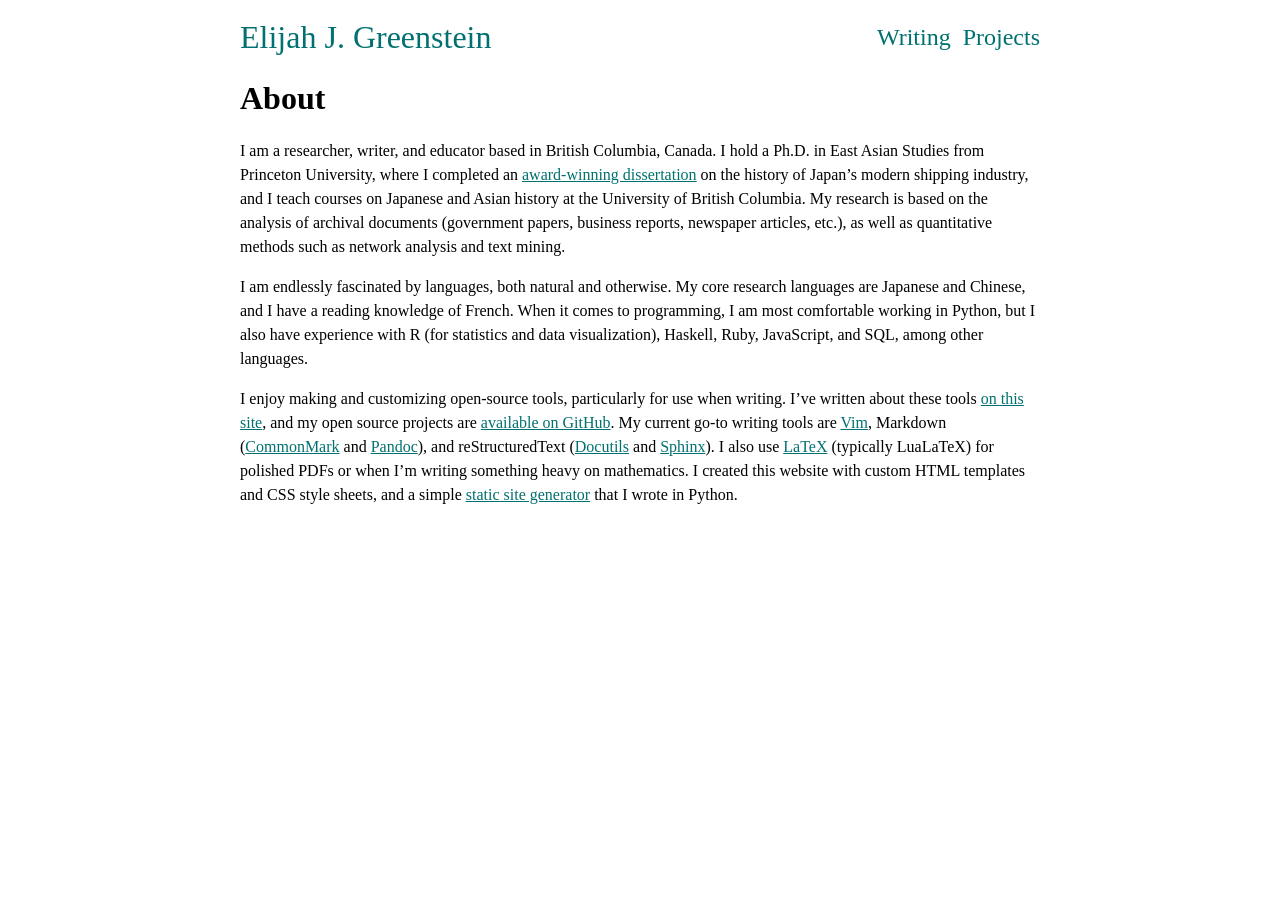
<file: index.html>
<!DOCTYPE html>
<html lang="en">
<head>
  <meta charset="UTF-8">
  <title>About</title>
  <link rel="stylesheet" href="./_static/styles.css">
  <link rel="stylesheet" href="./_static/highlight.css">
</head>
<body>
<div id="menu">
  <div>
    <a id="home" href="./index.html">Elijah J. Greenstein</a>
  </div>
  <div id="links">
    <span class="sitelink"><a href="./writing.html">Writing</a></span>
    <span class="sitelink"><a href="./projects.html">Projects</a></span>
  </div>
</div>
<div id="content">
<div class="meta">
  <h1 id="title">About</h1>
  
</div>
<div class="body">
<p>I am a researcher, writer, and educator based in British Columbia, Canada. I hold a Ph.D. in East Asian Studies from Princeton University, where I completed an <a href="https://dataspace.princeton.edu/handle/88435/dsp016d570048z" title="DataSpace: Princeton University Doctoral Dissertations">award-winning dissertation</a> on the history of Japan’s modern shipping industry, and I teach courses on Japanese and Asian history at the University of British Columbia. My research is based on the analysis of archival documents (government papers, business reports, newspaper articles, etc.), as well as quantitative methods such as network analysis and text mining.</p>
<p>I am endlessly fascinated by languages, both natural and otherwise. My core research languages are Japanese and Chinese, and I have a reading knowledge of French. When it comes to programming, I am most comfortable working in Python, but I also have experience with R (for statistics and data visualization), Haskell, Ruby, JavaScript, and SQL, among other languages.</p>
<p>I enjoy making and customizing open-source tools, particularly for use when writing. I’ve written about these tools <a href="./writing.html" title="Writing">on this site</a>, and my open source projects are <a href="https://github.com/elijahgreenstein" title="Elijah Greenstein GitHub account">available on GitHub</a>. My current go-to writing tools are <a href="https://www.vim.org/" title="Vim">Vim</a>, Markdown (<a href="https://commonmark.org/" title="CommonMark">CommonMark</a> and <a href="https://pandoc.org/MANUAL.html#pandocs-markdown" title="Pandoc's Markdown">Pandoc</a>), and reStructuredText (<a href="https://www.docutils.org/" title="Docutils">Docutils</a> and <a href="https://www.sphinx-doc.org/en/master/" title="Sphinx">Sphinx</a>). I also use <a href="https://www.latex-project.org/" title="LaTeX Project">LaTeX</a> (typically LuaLaTeX) for polished PDFs or when I’m writing something heavy on mathematics. I created this website with custom HTML templates and CSS style sheets, and a simple <a href="https://github.com/elijahgreenstein/pykari" title="Pykari GitHub page">static site generator</a> that I wrote in Python.</p>
</div>
</div>
</body>
</html>
</file>
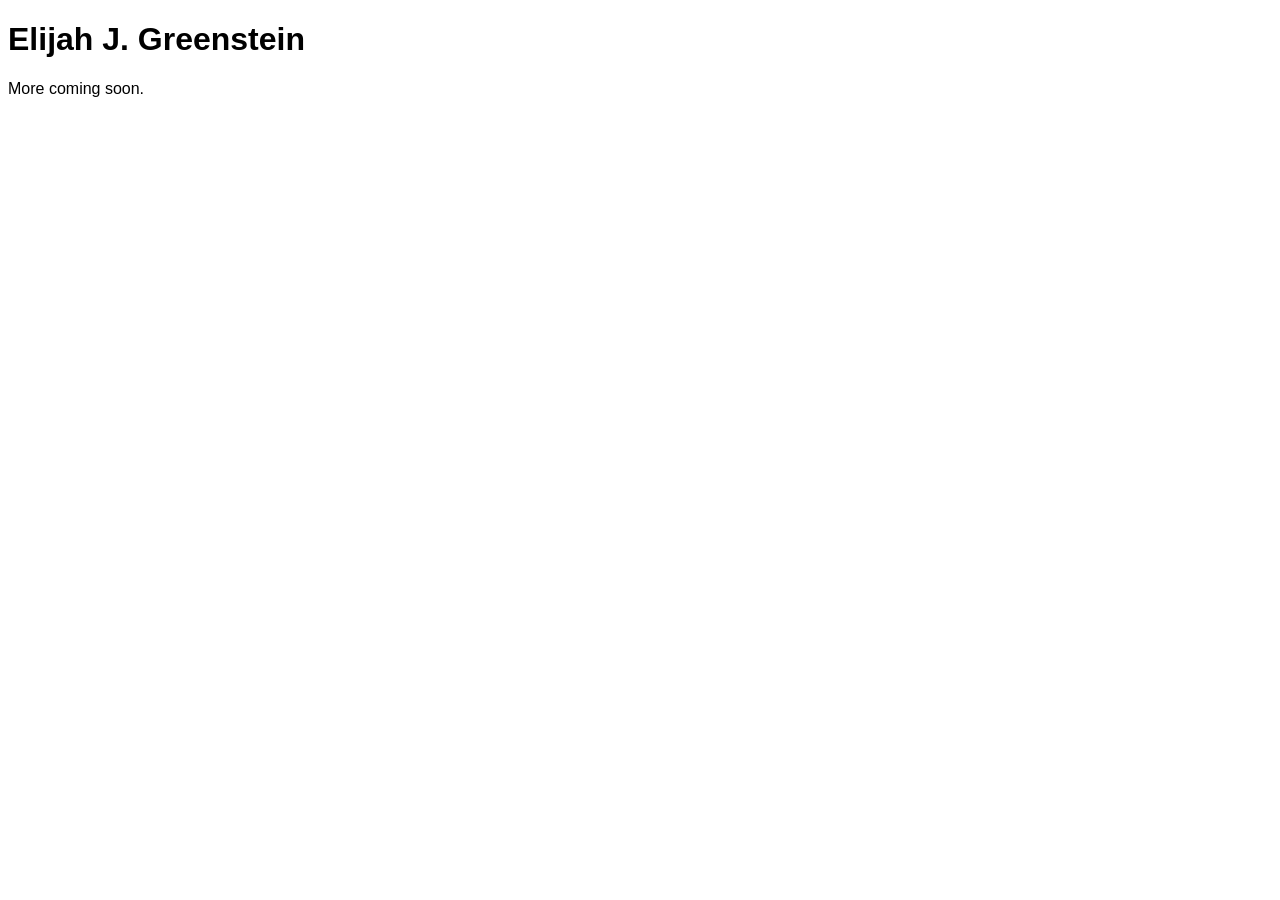
<file: docs/index.html>
<!DOCTYPE html>
<html xmlns="http://www.w3.org/1999/xhtml" xml:lang="en" lang="en">
<head>
<meta charset="utf-8"/>
<meta name="viewport" content="width=device-width, initial-scale=1" />
<meta name="generator" content="Docutils 0.18.1: http://docutils.sourceforge.net/" />
<title>Elijah J. Greenstein</title>
<link rel="stylesheet" href="static/styles.css" type="text/css" />
</head>
<body>
<main id="elijah-j-greenstein">
<h1 class="title">Elijah J. Greenstein</h1>

<p>More coming soon.</p>
</main>
</body>
</html>
</file>
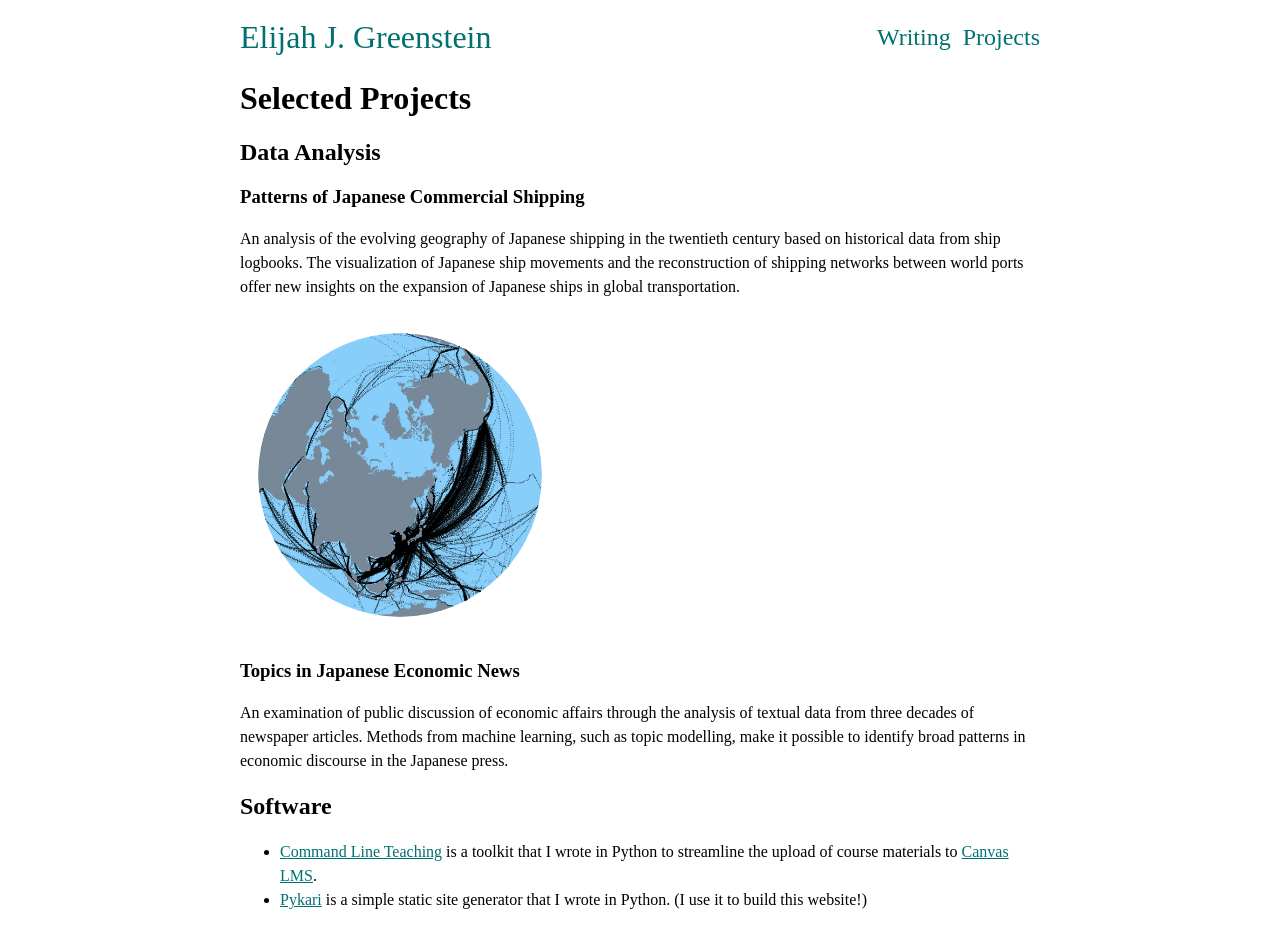
<file: projects.html>
<!DOCTYPE html>
<html lang="en">
<head>
  <meta charset="UTF-8">
  <title>Selected Projects</title>
  <link rel="stylesheet" href="./_static/styles.css">
  <link rel="stylesheet" href="./_static/highlight.css">
</head>
<body>
<div id="menu">
  <div>
    <a id="home" href="./index.html">Elijah J. Greenstein</a>
  </div>
  <div id="links">
    <span class="sitelink"><a href="./writing.html">Writing</a></span>
    <span class="sitelink"><a href="./projects.html">Projects</a></span>
  </div>
</div>
<div id="content">
<div class="meta">
  <h1 id="title">Selected Projects</h1>
  
</div>
<div class="body">
<h2 id="data-analysis">Data Analysis</h2>
<h3 id="patterns-of-japanese-commercial-shipping">Patterns of Japanese Commercial Shipping</h3>
<p>An analysis of the evolving geography of Japanese shipping in the twentieth century based on historical data from ship logbooks. The visualization of Japanese ship movements and the reconstruction of shipping networks between world ports offer new insights on the expansion of Japanese ships in global transportation.</p>
<p><img src="./_static/images/jpn-azimuthal.jpg" alt="Japanese Shipping, 1937" class="proj-img" /></p>
<h3 id="topics-in-japanese-economic-news">Topics in Japanese Economic News</h3>
<p>An examination of public discussion of economic affairs through the analysis of textual data from three decades of newspaper articles. Methods from machine learning, such as topic modelling, make it possible to identify broad patterns in economic discourse in the Japanese press.</p>
<h2 id="software">Software</h2>
<ul>
<li><a href="https://github.com/elijahgreenstein/command-line-teaching" title="Command Line Teaching GitHub page">Command Line Teaching</a> is a toolkit that I wrote in Python to streamline the upload of course materials to <a href="https://www.instructure.com/canvas" title="Canvas by Instructure">Canvas LMS</a>.</li>
<li><a href="https://github.com/elijahgreenstein/pykari" title="Pykari GitHub page">Pykari</a> is a simple static site generator that I wrote in Python. (I use it to build this website!)</li>
</ul>
</div>
</div>
</body>
</html>
</file>
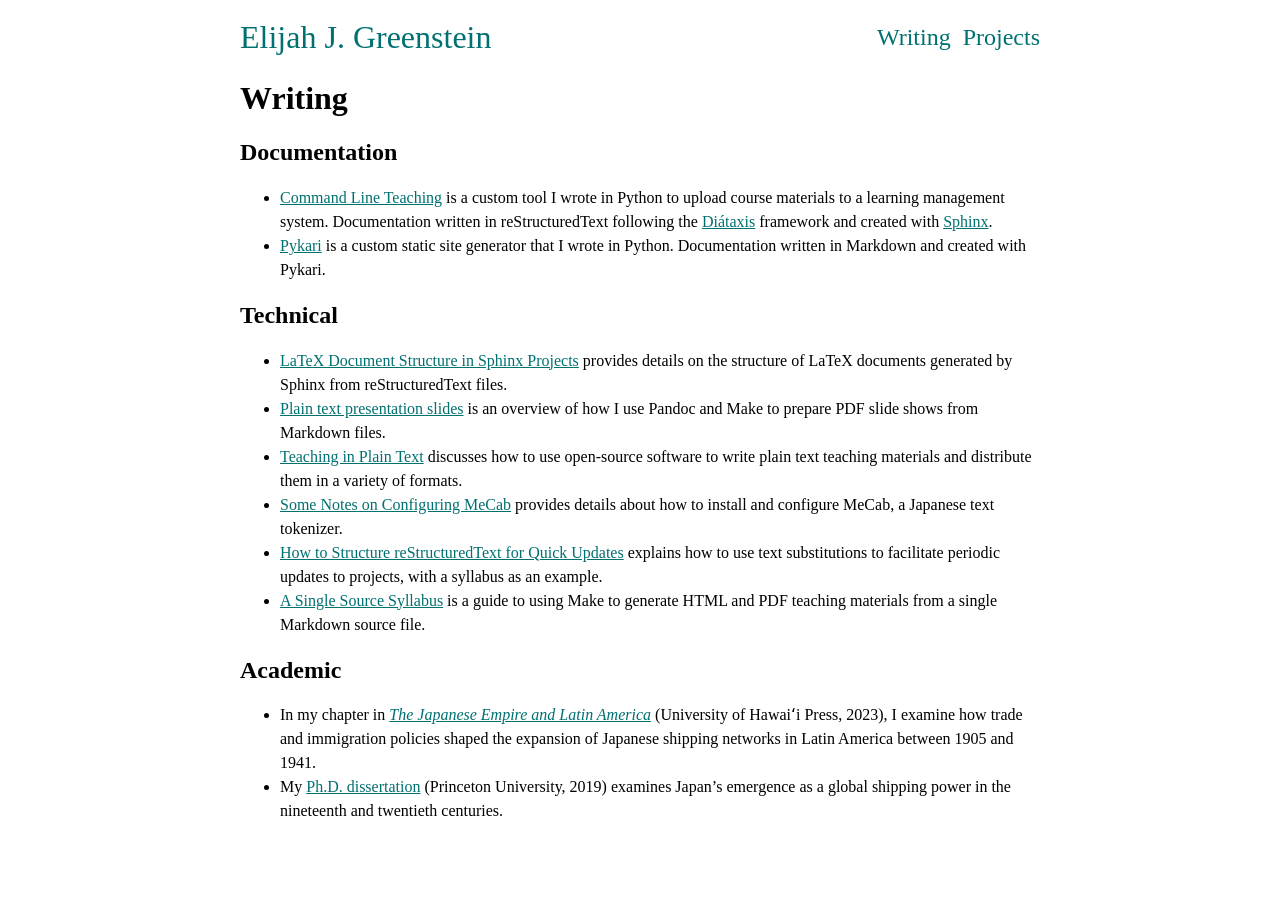
<file: writing.html>
<!DOCTYPE html>
<html lang="en">
<head>
  <meta charset="UTF-8">
  <title>Writing</title>
  <link rel="stylesheet" href="./_static/styles.css">
  <link rel="stylesheet" href="./_static/highlight.css">
</head>
<body>
<div id="menu">
  <div>
    <a id="home" href="./index.html">Elijah J. Greenstein</a>
  </div>
  <div id="links">
    <span class="sitelink"><a href="./writing.html">Writing</a></span>
    <span class="sitelink"><a href="./projects.html">Projects</a></span>
  </div>
</div>
<div id="content">
<div class="meta">
  <h1 id="title">Writing</h1>
  
</div>
<div class="body">
<h2 id="documentation">Documentation</h2>
<ul>
<li><a href="https://elijahgreenstein.github.io/command-line-teaching/" title="Command Line Teaching documentation">Command Line Teaching</a> is a custom tool I wrote in Python to upload course materials to a learning management system. Documentation written in reStructuredText following the <a href="https://diataxis.fr/" title="Diátaxis">Diátaxis</a> framework and created with <a href="https://www.sphinx-doc.org/en/master/" title="Sphinx">Sphinx</a>.</li>
<li><a href="https://elijahgreenstein.github.io/pykari/" title="Pykari documentation">Pykari</a> is a custom static site generator that I wrote in Python. Documentation written in Markdown and created with Pykari.</li>
</ul>
<h2 id="technical">Technical</h2>
<ul>
<li><a href="./writing/2025/sphinx-latex.html">LaTeX Document Structure in Sphinx Projects</a> provides details on the structure of LaTeX documents generated by Sphinx from reStructuredText files.</li>
<li><a href="./writing/2025/plain-presentation.html">Plain text presentation slides</a> is an overview of how I use Pandoc and Make to prepare PDF slide shows from Markdown files.</li>
<li><a href="./writing/2025/teaching-plain-text.html">Teaching in Plain Text</a> discusses how to use open-source software to write plain text teaching materials and distribute them in a variety of formats.</li>
<li><a href="./writing/2025/mecab-configuration.html">Some Notes on Configuring MeCab</a> provides details about how to install and configure MeCab, a Japanese text tokenizer.</li>
<li><a href="./writing/2025/rst-syllabus.html">How to Structure reStructuredText for Quick Updates</a> explains how to use text substitutions to facilitate periodic updates to projects, with a syllabus as an example.</li>
<li><a href="./writing/2025/single-source-syllabus.html">A Single Source Syllabus</a> is a guide to using Make to generate HTML and PDF teaching materials from a single Markdown source file.</li>
</ul>
<h2 id="academic">Academic</h2>
<ul>
<li>In my chapter in <em><a href="https://uhpress.hawaii.edu/title/the-japanese-empire-and-latin-america/" title="University of Hawaii Press: The Japanese Empire and Latin America">The Japanese Empire and Latin America</a></em> (University of Hawaiʻi Press, 2023), I examine how trade and immigration policies shaped the expansion of Japanese shipping networks in Latin America between 1905 and 1941.</li>
<li>My <a href="https://dataspace.princeton.edu/handle/88435/dsp016d570048z" title="DataSpace: Princeton University Doctoral Dissertations">Ph.D. dissertation</a> (Princeton University, 2019) examines Japan’s emergence as a global shipping power in the nineteenth and twentieth centuries.</li>
</ul>
</div>
</div>
</body>
</html>
</file>
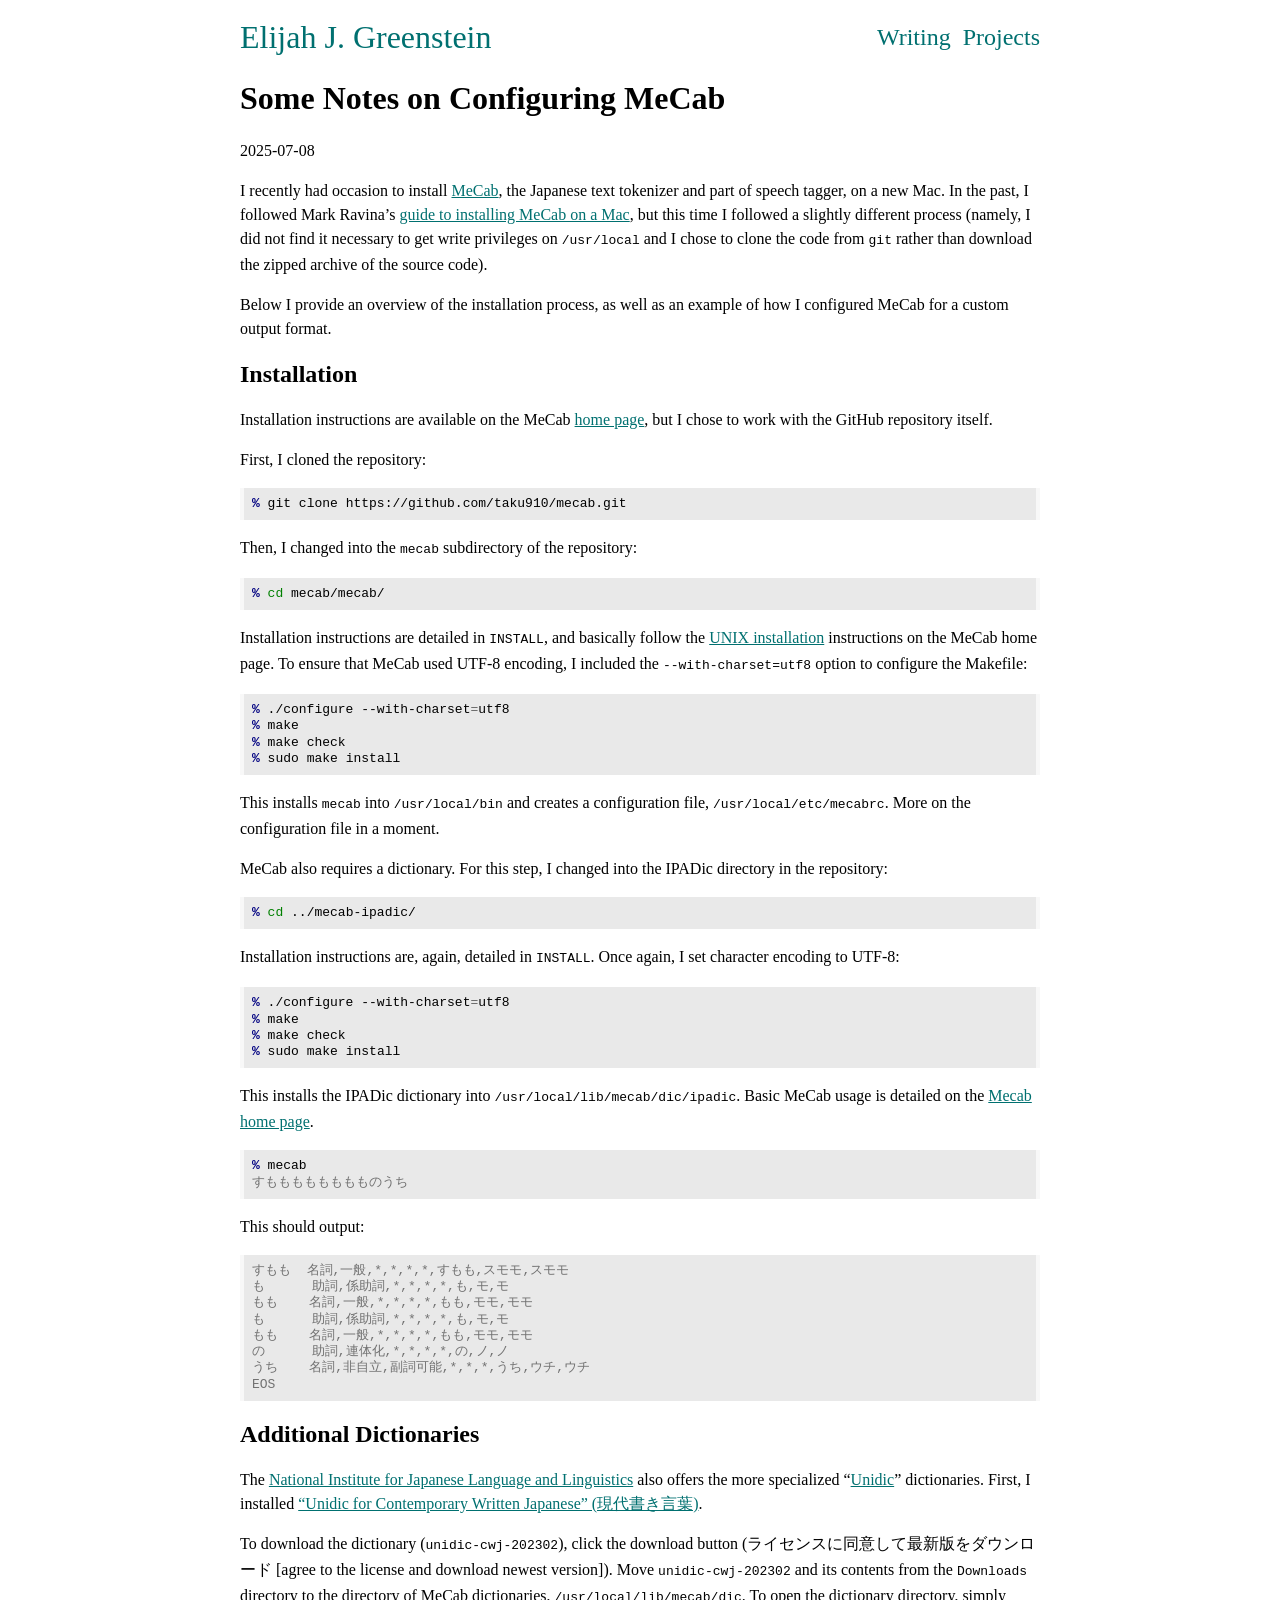
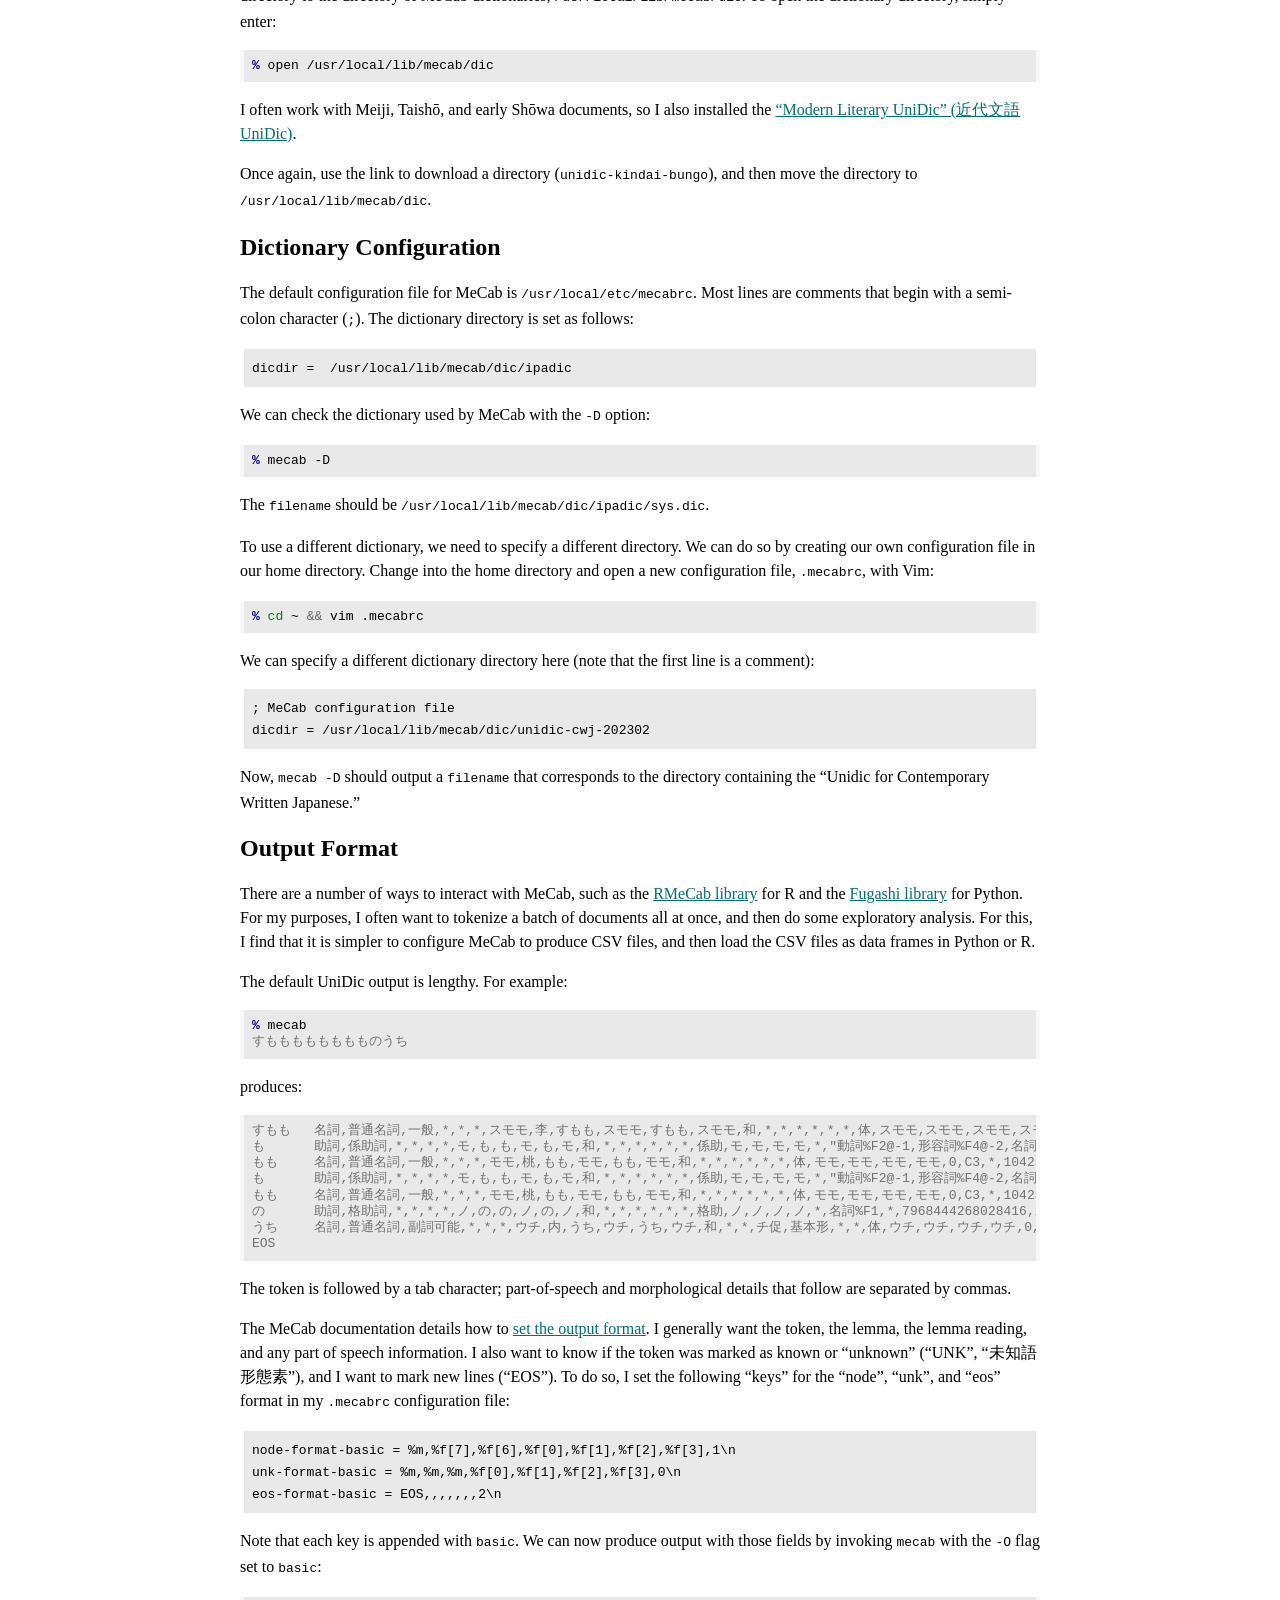
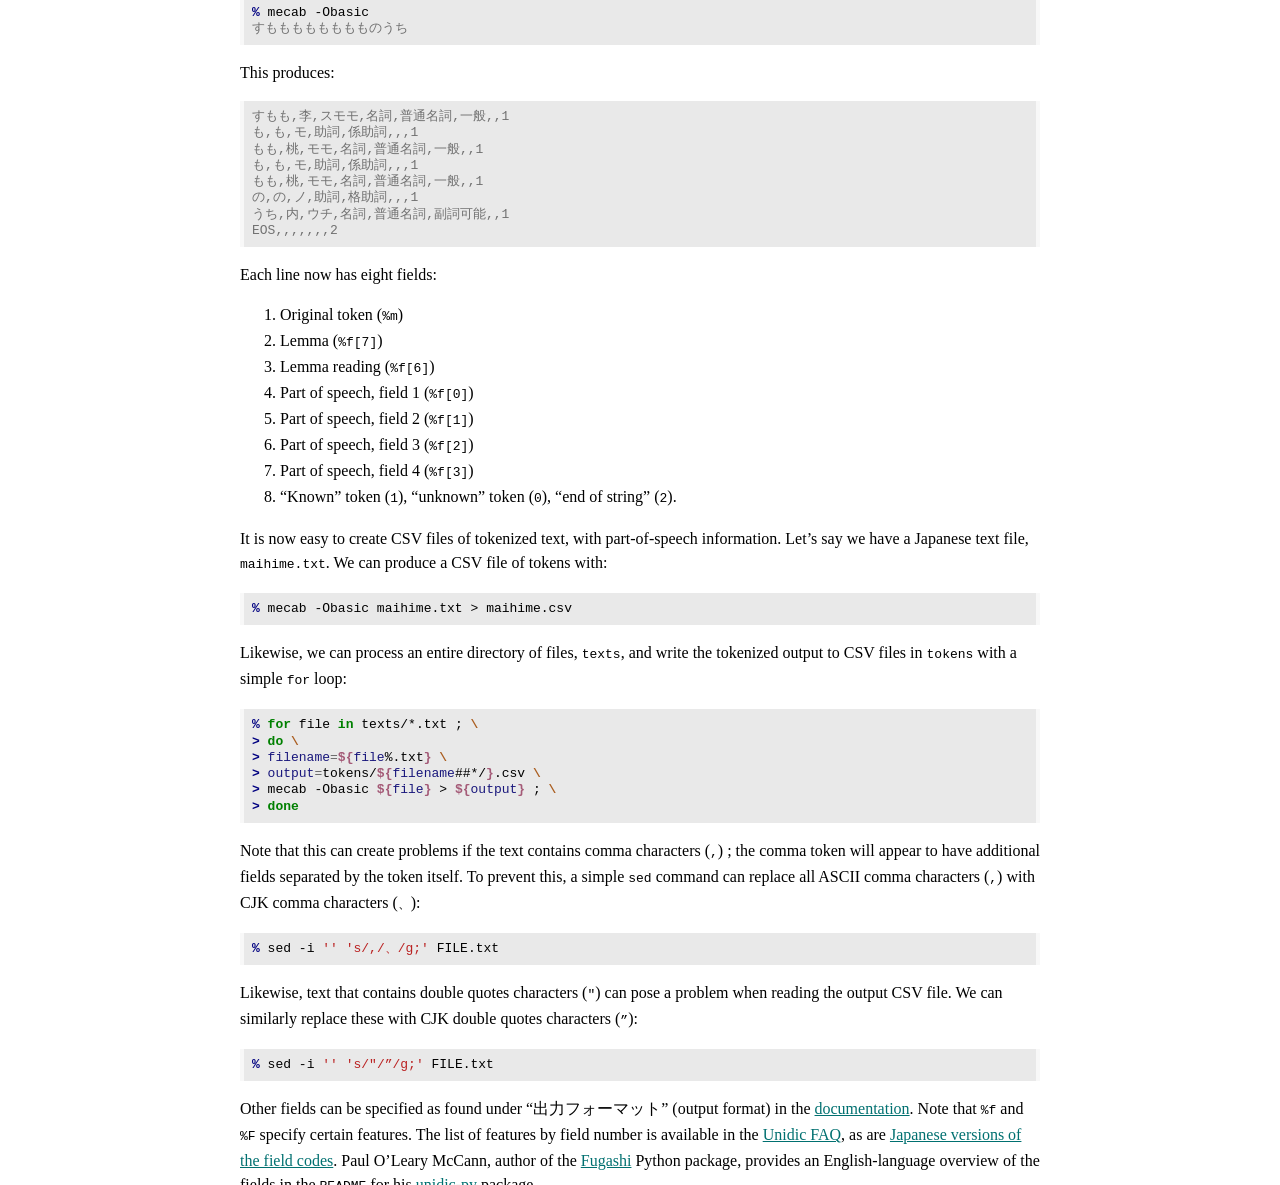
<file: writing/2025/mecab-configuration.html>
<!DOCTYPE html>
<html lang="en">
<head>
  <meta charset="UTF-8">
  <title>Some Notes on Configuring MeCab</title>
  <link rel="stylesheet" href="../../_static/styles.css">
  <link rel="stylesheet" href="../../_static/highlight.css">
</head>
<body>
<div id="menu">
  <div>
    <a id="home" href="../../index.html">Elijah J. Greenstein</a>
  </div>
  <div id="links">
    <span class="sitelink"><a href="../../writing.html">Writing</a></span>
    <span class="sitelink"><a href="../../projects.html">Projects</a></span>
  </div>
</div>
<div id="content">
<div class="meta">
  <h1 id="title">Some Notes on Configuring MeCab</h1>
  
  <p class="date">2025-07-08</p>
  
</div>
<div class="body">
<p>I recently had occasion to install <a href="https://taku910.github.io/mecab/" title="MeCab documentation">MeCab</a>, the Japanese text tokenizer and part of speech tagger, on a new Mac. In the past, I followed Mark Ravina’s <a href="https://laits.utexas.edu/~mr56267/Japanese_Text_Mining/MeCab_RMeCab.html#installing-on-mac" title="Installing MeCab, RMeCab and UniDic: On Mac">guide to installing MeCab on a Mac</a>, but this time I followed a slightly different process (namely, I did not find it necessary to get write privileges on <code>/usr/local</code> and I chose to clone the code from <code>git</code> rather than download the zipped archive of the source code).</p>
<p>Below I provide an overview of the installation process, as well as an example of how I configured MeCab for a custom output format.</p>
<h2 id="installation">Installation</h2>
<p>Installation instructions are available on the MeCab <a href="https://taku910.github.io/mecab/" title="MeCab documentation">home page</a>, but I chose to work with the GitHub repository itself.</p>
<p>First, I cloned the repository:</p>
<div class="highlight"><pre><span></span><span class="gp">% </span>git<span class="w"> </span>clone<span class="w"> </span>https://github.com/taku910/mecab.git
</pre></div>
<p>Then, I changed into the <code>mecab</code> subdirectory of the repository:</p>
<div class="highlight"><pre><span></span><span class="gp">% </span><span class="nb">cd</span><span class="w"> </span>mecab/mecab/
</pre></div>
<p>Installation instructions are detailed in <code>INSTALL</code>, and basically follow the <a href="https://taku910.github.io/mecab/#install-unix" title="MeCab documentation: Installation">UNIX installation</a> instructions on the MeCab home page. To ensure that MeCab used UTF-8 encoding, I included the <code>--with-charset=utf8</code> option to configure the Makefile:</p>
<div class="highlight"><pre><span></span><span class="gp">% </span>./configure<span class="w"> </span>--with-charset<span class="o">=</span>utf8
<span class="gp">% </span>make
<span class="gp">% </span>make<span class="w"> </span>check
<span class="gp">% </span>sudo<span class="w"> </span>make<span class="w"> </span>install
</pre></div>
<p>This installs <code>mecab</code> into <code>/usr/local/bin</code> and creates a configuration file, <code>/usr/local/etc/mecabrc</code>. More on the configuration file in a moment.</p>
<p>MeCab also requires a dictionary. For this step, I changed into the IPADic directory in the repository:</p>
<div class="highlight"><pre><span></span><span class="gp">% </span><span class="nb">cd</span><span class="w"> </span>../mecab-ipadic/
</pre></div>
<p>Installation instructions are, again, detailed in <code>INSTALL</code>. Once again, I set character encoding to UTF-8:</p>
<div class="highlight"><pre><span></span><span class="gp">% </span>./configure<span class="w"> </span>--with-charset<span class="o">=</span>utf8
<span class="gp">% </span>make
<span class="gp">% </span>make<span class="w"> </span>check
<span class="gp">% </span>sudo<span class="w"> </span>make<span class="w"> </span>install
</pre></div>
<p>This installs the IPADic dictionary into <code>/usr/local/lib/mecab/dic/ipadic</code>. Basic MeCab usage is detailed on the <a href="https://taku910.github.io/mecab/#usage-tools" title="MeCab documentation: Usage">Mecab home page</a>.</p>
<div class="highlight"><pre><span></span><span class="gp">% </span>mecab
<span class="go">すもももももももものうち</span>
</pre></div>
<p>This should output:</p>
<div class="highlight"><pre><span></span><span class="go">すもも  名詞,一般,*,*,*,*,すもも,スモモ,スモモ</span>
<span class="go">も      助詞,係助詞,*,*,*,*,も,モ,モ</span>
<span class="go">もも    名詞,一般,*,*,*,*,もも,モモ,モモ</span>
<span class="go">も      助詞,係助詞,*,*,*,*,も,モ,モ</span>
<span class="go">もも    名詞,一般,*,*,*,*,もも,モモ,モモ</span>
<span class="go">の      助詞,連体化,*,*,*,*,の,ノ,ノ</span>
<span class="go">うち    名詞,非自立,副詞可能,*,*,*,うち,ウチ,ウチ</span>
<span class="go">EOS</span>
</pre></div>
<h2 id="additional-dictionaries">Additional Dictionaries</h2>
<p>The <a href="https://www.ninjal.ac.jp" title="National Institute for Japanese Language and Linguistics">National Institute for Japanese Language and Linguistics</a> also offers the more specialized “<a href="https://clrd.ninjal.ac.jp/unidic/" title="Unidic">Unidic</a>” dictionaries. First, I installed <a href="https://clrd.ninjal.ac.jp/unidic/download.html#unidic_bccwj" title="Unidic for Contemporary Written Japanese download page">“Unidic for Contemporary Written Japanese” (現代書き言葉)</a>.</p>
<p>To download the dictionary (<code>unidic-cwj-202302</code>), click the download button (ライセンスに同意して最新版をダウンロード [agree to the license and download newest version]). Move <code>unidic-cwj-202302</code> and its contents from the <code>Downloads</code> directory to the directory of MeCab dictionaries, <code>/usr/local/lib/mecab/dic</code>. To open the dictionary directory, simply enter:</p>
<div class="highlight"><pre><span></span><span class="gp">% </span>open<span class="w"> </span>/usr/local/lib/mecab/dic
</pre></div>
<p>I often work with Meiji, Taishō, and early Shōwa documents, so I also installed the <a href="https://clrd.ninjal.ac.jp/unidic/download_all.html#unidic_kindai" title="Modern Literary UniDic download page">“Modern Literary UniDic” (近代文語UniDic)</a>.</p>
<p>Once again, use the link to download a directory (<code>unidic-kindai-bungo</code>), and then move the directory to <code>/usr/local/lib/mecab/dic</code>.</p>
<h2 id="dictionary-configuration">Dictionary Configuration</h2>
<p>The default configuration file for MeCab is <code>/usr/local/etc/mecabrc</code>. Most lines are comments that begin with a semi-colon character (<code>;</code>). The dictionary directory is set as follows:</p>
<pre><code>dicdir =  /usr/local/lib/mecab/dic/ipadic
</code></pre><p>We can check the dictionary used by MeCab with the <code>-D</code> option:</p>
<div class="highlight"><pre><span></span><span class="gp">% </span>mecab<span class="w"> </span>-D
</pre></div>
<p>The <code>filename</code> should be <code>/usr/local/lib/mecab/dic/ipadic/sys.dic</code>.</p>
<p>To use a different dictionary, we need to specify a different directory. We can do so by creating our own configuration file in our home directory. Change into the home directory and open a new configuration file, <code>.mecabrc</code>, with Vim:</p>
<div class="highlight"><pre><span></span><span class="gp">% </span><span class="nb">cd</span><span class="w"> </span>~<span class="w"> </span><span class="o">&amp;&amp;</span><span class="w"> </span>vim<span class="w"> </span>.mecabrc
</pre></div>
<p>We can specify a different dictionary directory here (note that the first line is a comment):</p>
<pre><code>; MeCab configuration file
dicdir = /usr/local/lib/mecab/dic/unidic-cwj-202302
</code></pre><p>Now, <code>mecab -D</code> should output a <code>filename</code> that corresponds to the directory containing the “Unidic for Contemporary Written Japanese.”</p>
<h2 id="output-format">Output Format</h2>
<p>There are a number of ways to interact with MeCab, such as the <a href="https://github.com/IshidaMotohiro/RMeCab" title="RMeCab GitHub page">RMeCab library</a> for R and the <a href="https://github.com/polm/fugashi" title="Fugashi GitHub page">Fugashi library</a> for Python. For my purposes, I often want to tokenize a batch of documents all at once, and then do some exploratory analysis. For this, I find that it is simpler to configure MeCab to produce CSV files, and then load the CSV files as data frames in Python or R.</p>
<p>The default UniDic output is lengthy. For example:</p>
<div class="highlight"><pre><span></span><span class="gp">% </span>mecab
<span class="go">すもももももももものうち</span>
</pre></div>
<p>produces:</p>
<div class="highlight"><pre><span></span><span class="go">すもも	名詞,普通名詞,一般,*,*,*,スモモ,李,すもも,スモモ,すもも,スモモ,和,*,*,*,*,*,*,体,スモモ,スモモ,スモモ,スモモ,0,C2,*,15660352771596800,56972</span>
<span class="go">も	助詞,係助詞,*,*,*,*,モ,も,も,モ,も,モ,和,*,*,*,*,*,*,係助,モ,モ,モ,モ,*,&quot;動詞%F2@-1,形容詞%F4@-2,名詞%F1&quot;,*,10324972564259328,37562</span>
<span class="go">もも	名詞,普通名詞,一般,*,*,*,モモ,桃,もも,モモ,もも,モモ,和,*,*,*,*,*,*,体,モモ,モモ,モモ,モモ,0,C3,*,10425303000293888,37927</span>
<span class="go">も	助詞,係助詞,*,*,*,*,モ,も,も,モ,も,モ,和,*,*,*,*,*,*,係助,モ,モ,モ,モ,*,&quot;動詞%F2@-1,形容詞%F4@-2,名詞%F1&quot;,*,10324972564259328,37562</span>
<span class="go">もも	名詞,普通名詞,一般,*,*,*,モモ,桃,もも,モモ,もも,モモ,和,*,*,*,*,*,*,体,モモ,モモ,モモ,モモ,0,C3,*,10425303000293888,37927</span>
<span class="go">の	助詞,格助詞,*,*,*,*,ノ,の,の,ノ,の,ノ,和,*,*,*,*,*,*,格助,ノ,ノ,ノ,ノ,*,名詞%F1,*,7968444268028416,28989</span>
<span class="go">うち	名詞,普通名詞,副詞可能,*,*,*,ウチ,内,うち,ウチ,うち,ウチ,和,*,*,チ促,基本形,*,*,体,ウチ,ウチ,ウチ,ウチ,0,C3,*,881267193291264,3206</span>
<span class="go">EOS</span>
</pre></div>
<p>The token is followed by a tab character; part-of-speech and morphological details that follow are separated by commas.</p>
<p>The MeCab documentation details how to <a href="https://taku910.github.io/mecab/format.html" title="MeCab documentation: Output format">set the output format</a>. I generally want the token, the lemma, the lemma reading, and any part of speech information. I also want to know if the token was marked as known or “unknown” (“UNK”, “未知語形態素”), and I want to mark new lines (“EOS”). To do so, I set the following “keys” for the “node”, “unk”, and “eos” format in my <code>.mecabrc</code> configuration file:</p>
<pre><code>node-format-basic = %m,%f[7],%f[6],%f[0],%f[1],%f[2],%f[3],1\n
unk-format-basic = %m,%m,%m,%f[0],%f[1],%f[2],%f[3],0\n
eos-format-basic = EOS,,,,,,,2\n
</code></pre><p>Note that each key is appended with <code>basic</code>. We can now produce output with those fields by invoking <code>mecab</code> with the <code>-O</code> flag set to <code>basic</code>:</p>
<div class="highlight"><pre><span></span><span class="gp">% </span>mecab<span class="w"> </span>-Obasic
<span class="go">すもももももももものうち</span>
</pre></div>
<p>This produces:</p>
<div class="highlight"><pre><span></span><span class="go">すもも,李,スモモ,名詞,普通名詞,一般,,1</span>
<span class="go">も,も,モ,助詞,係助詞,,,1</span>
<span class="go">もも,桃,モモ,名詞,普通名詞,一般,,1</span>
<span class="go">も,も,モ,助詞,係助詞,,,1</span>
<span class="go">もも,桃,モモ,名詞,普通名詞,一般,,1</span>
<span class="go">の,の,ノ,助詞,格助詞,,,1</span>
<span class="go">うち,内,ウチ,名詞,普通名詞,副詞可能,,1</span>
<span class="go">EOS,,,,,,,2</span>
</pre></div>
<p>Each line now has eight fields:</p>
<ol>
<li>Original token (<code>%m</code>)</li>
<li>Lemma (<code>%f[7]</code>)</li>
<li>Lemma reading (<code>%f[6]</code>)</li>
<li>Part of speech, field 1 (<code>%f[0]</code>)</li>
<li>Part of speech, field 2 (<code>%f[1]</code>)</li>
<li>Part of speech, field 3 (<code>%f[2]</code>)</li>
<li>Part of speech, field 4 (<code>%f[3]</code>)</li>
<li>“Known” token (<code>1</code>), “unknown” token (<code>0</code>), “end of string” (<code>2</code>).</li>
</ol>
<p>It is now easy to create CSV files of tokenized text, with part-of-speech information. Let’s say we have a Japanese text file, <code>maihime.txt</code>. We can produce a CSV file of tokens with:</p>
<div class="highlight"><pre><span></span><span class="gp">% </span>mecab<span class="w"> </span>-Obasic<span class="w"> </span>maihime.txt<span class="w"> </span>&gt;<span class="w"> </span>maihime.csv
</pre></div>
<p>Likewise, we can process an entire directory of files, <code>texts</code>, and write the tokenized output to CSV files in <code>tokens</code> with a simple <code>for</code> loop:</p>
<div class="highlight"><pre><span></span><span class="gp">% </span><span class="k">for</span><span class="w"> </span>file<span class="w"> </span><span class="k">in</span><span class="w"> </span>texts/*.txt<span class="w"> </span><span class="p">;</span><span class="w"> </span><span class="se">\</span>
<span class="gp">&gt; </span><span class="k">do</span><span class="w"> </span><span class="se">\</span>
<span class="gp">&gt; </span><span class="nv">filename</span><span class="o">=</span><span class="si">${</span><span class="nv">file</span><span class="p">%.txt</span><span class="si">}</span><span class="w"> </span><span class="se">\</span>
<span class="gp">&gt; </span><span class="nv">output</span><span class="o">=</span>tokens/<span class="si">${</span><span class="nv">filename</span><span class="p">##*/</span><span class="si">}</span>.csv<span class="w"> </span><span class="se">\</span>
<span class="gp">&gt; </span>mecab<span class="w"> </span>-Obasic<span class="w"> </span><span class="si">${</span><span class="nv">file</span><span class="si">}</span><span class="w"> </span>&gt;<span class="w"> </span><span class="si">${</span><span class="nv">output</span><span class="si">}</span><span class="w"> </span><span class="p">;</span><span class="w"> </span><span class="se">\</span>
<span class="gp">&gt; </span><span class="k">done</span>
</pre></div>
<p>Note that this can create problems if the text contains comma characters (<code>,</code>) ; the comma token will appear to have additional fields separated by the token itself. To prevent this, a simple <code>sed</code> command can replace all ASCII comma characters (<code>,</code>) with CJK comma characters (<code>、</code>):</p>
<div class="highlight"><pre><span></span><span class="gp">% </span>sed<span class="w"> </span>-i<span class="w"> </span><span class="s1">&#39;&#39;</span><span class="w"> </span><span class="s1">&#39;s/,/、/g;&#39;</span><span class="w"> </span>FILE.txt
</pre></div>
<p>Likewise, text that contains double quotes characters (<code>&quot;</code>) can pose a problem when reading the output CSV file. We can similarly replace these with CJK double quotes characters (<code>”</code>):</p>
<div class="highlight"><pre><span></span><span class="gp">% </span>sed<span class="w"> </span>-i<span class="w"> </span><span class="s1">&#39;&#39;</span><span class="w"> </span><span class="s1">&#39;s/&quot;/”/g;&#39;</span><span class="w"> </span>FILE.txt
</pre></div>
<p>Other fields can be specified as found under “出力フォーマット” (output format) in the <a href="https://taku910.github.io/mecab/format.html" title="MeCab documentation: Output format">documentation</a>. Note that <code>%f</code> and <code>%F</code> specify certain features. The list of features by field number is available in the <a href="https://clrd.ninjal.ac.jp/unidic/faq.html" title="Unidic FAQ">Unidic FAQ</a>, as are <a href="https://clrd.ninjal.ac.jp/unidic/faq.html#col_name" title="Unidic FAQ">Japanese versions of the field codes</a>. Paul O’Leary McCann, author of the <a href="https://github.com/polm/fugashi" title="Fugashi GitHub page">Fugashi</a> Python package, provides an English-language overview of the fields in the <code>README</code> for his <a href="https://github.com/polm/unidic-py" title="unidic-py GitHub page">unidic-py</a> package.</p>
</div>
</div>
</body>
</html>
</file>
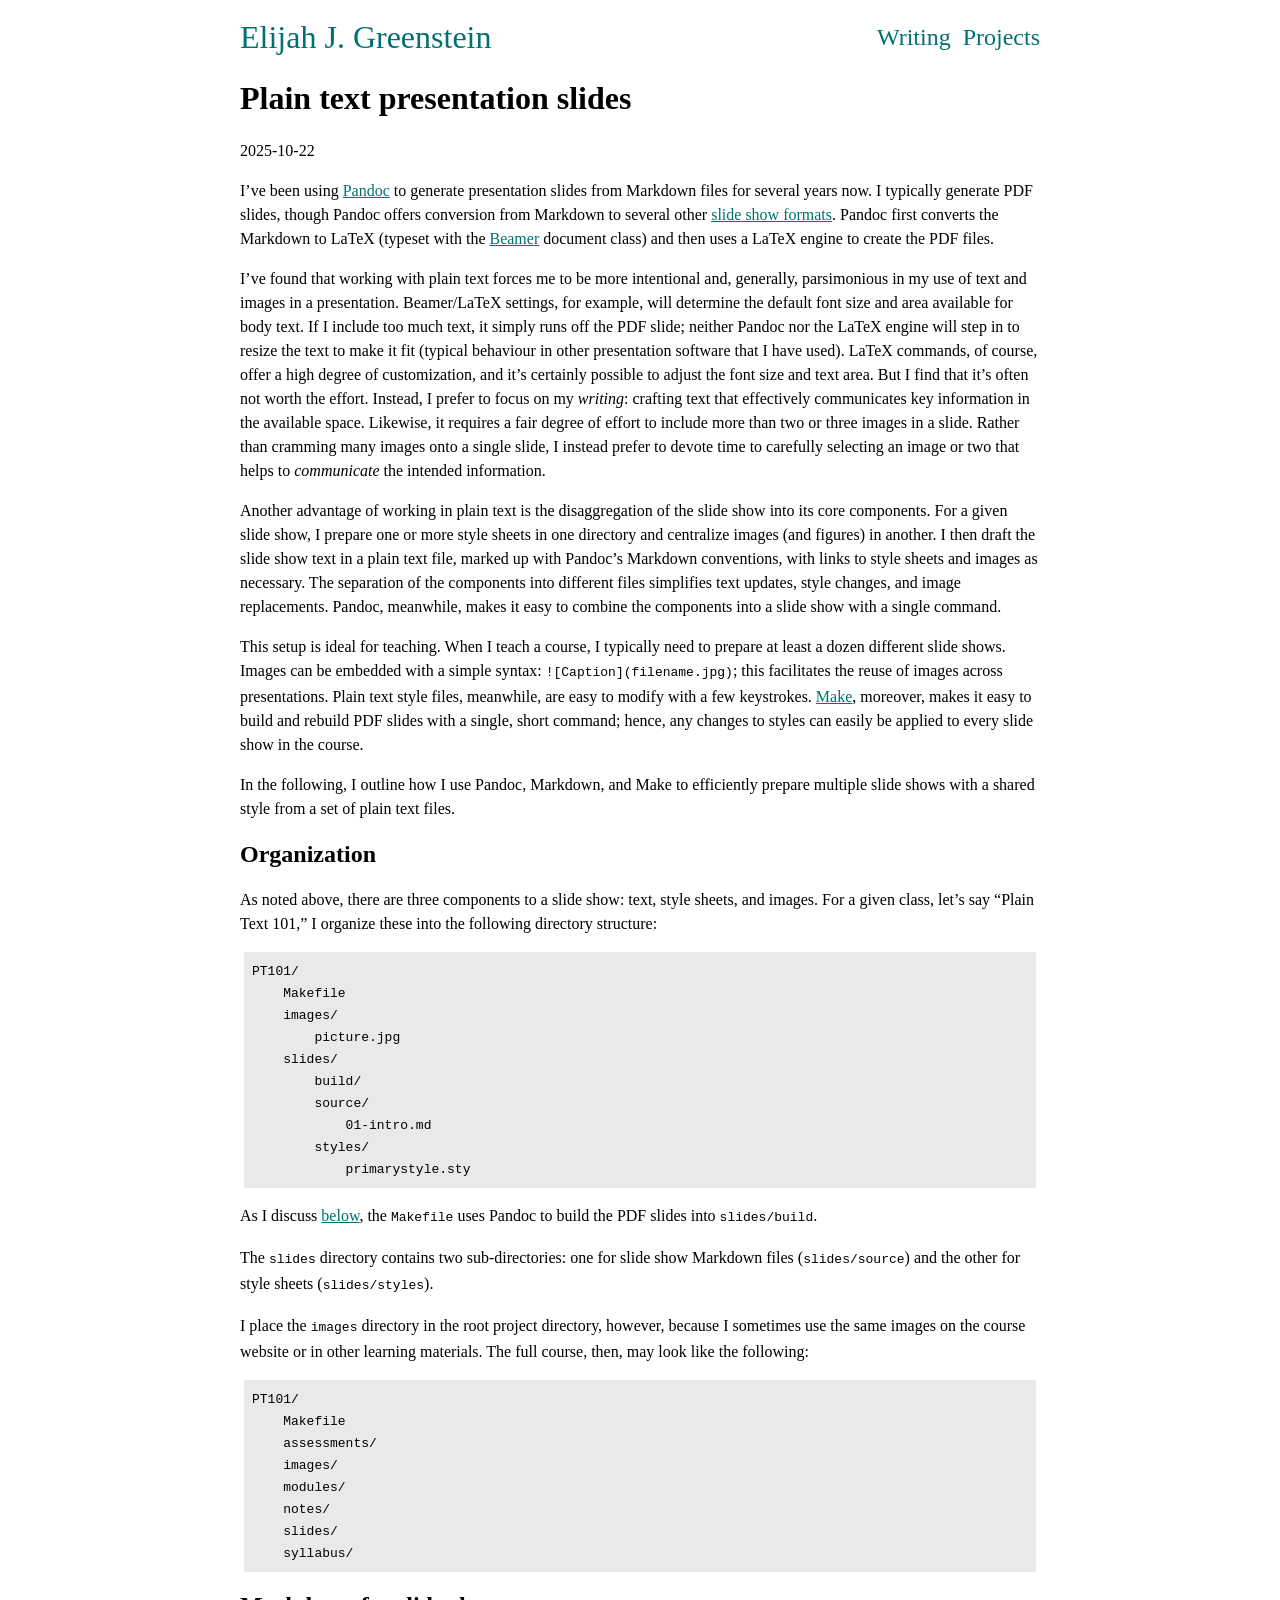
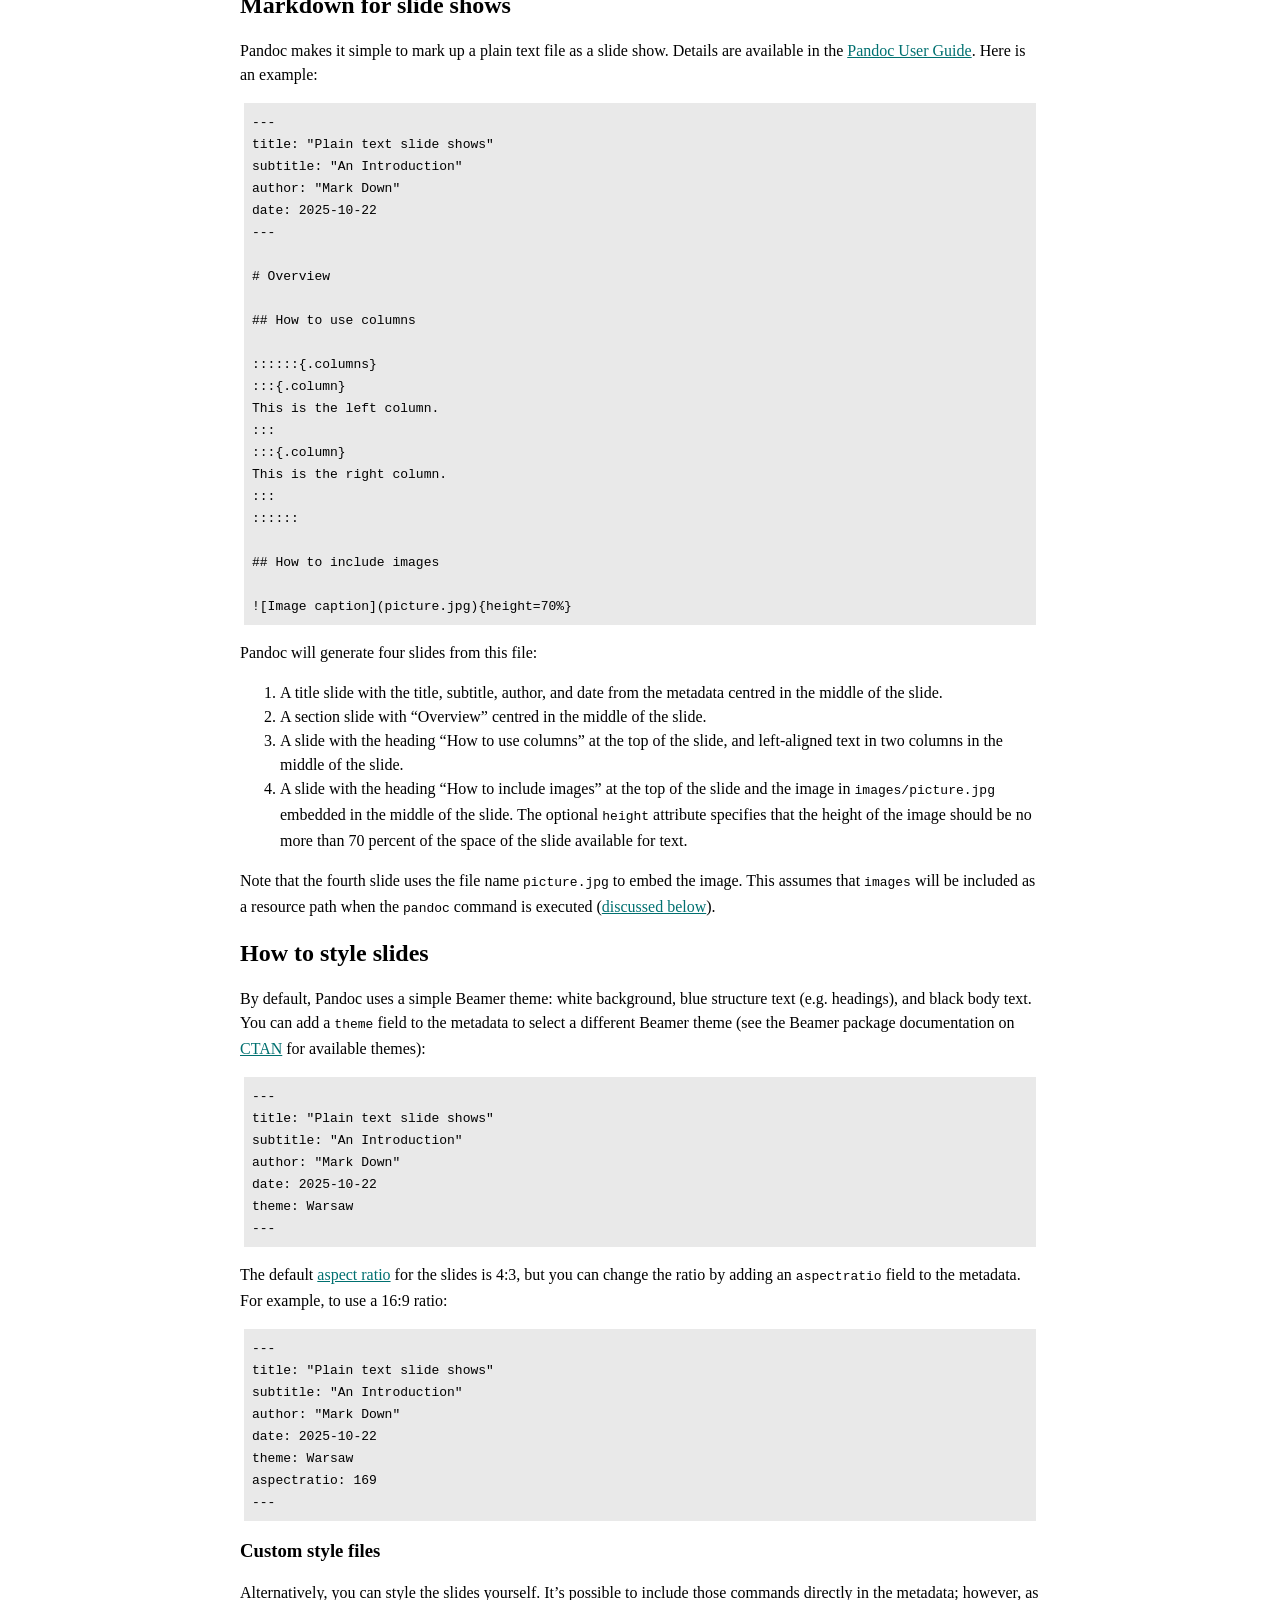
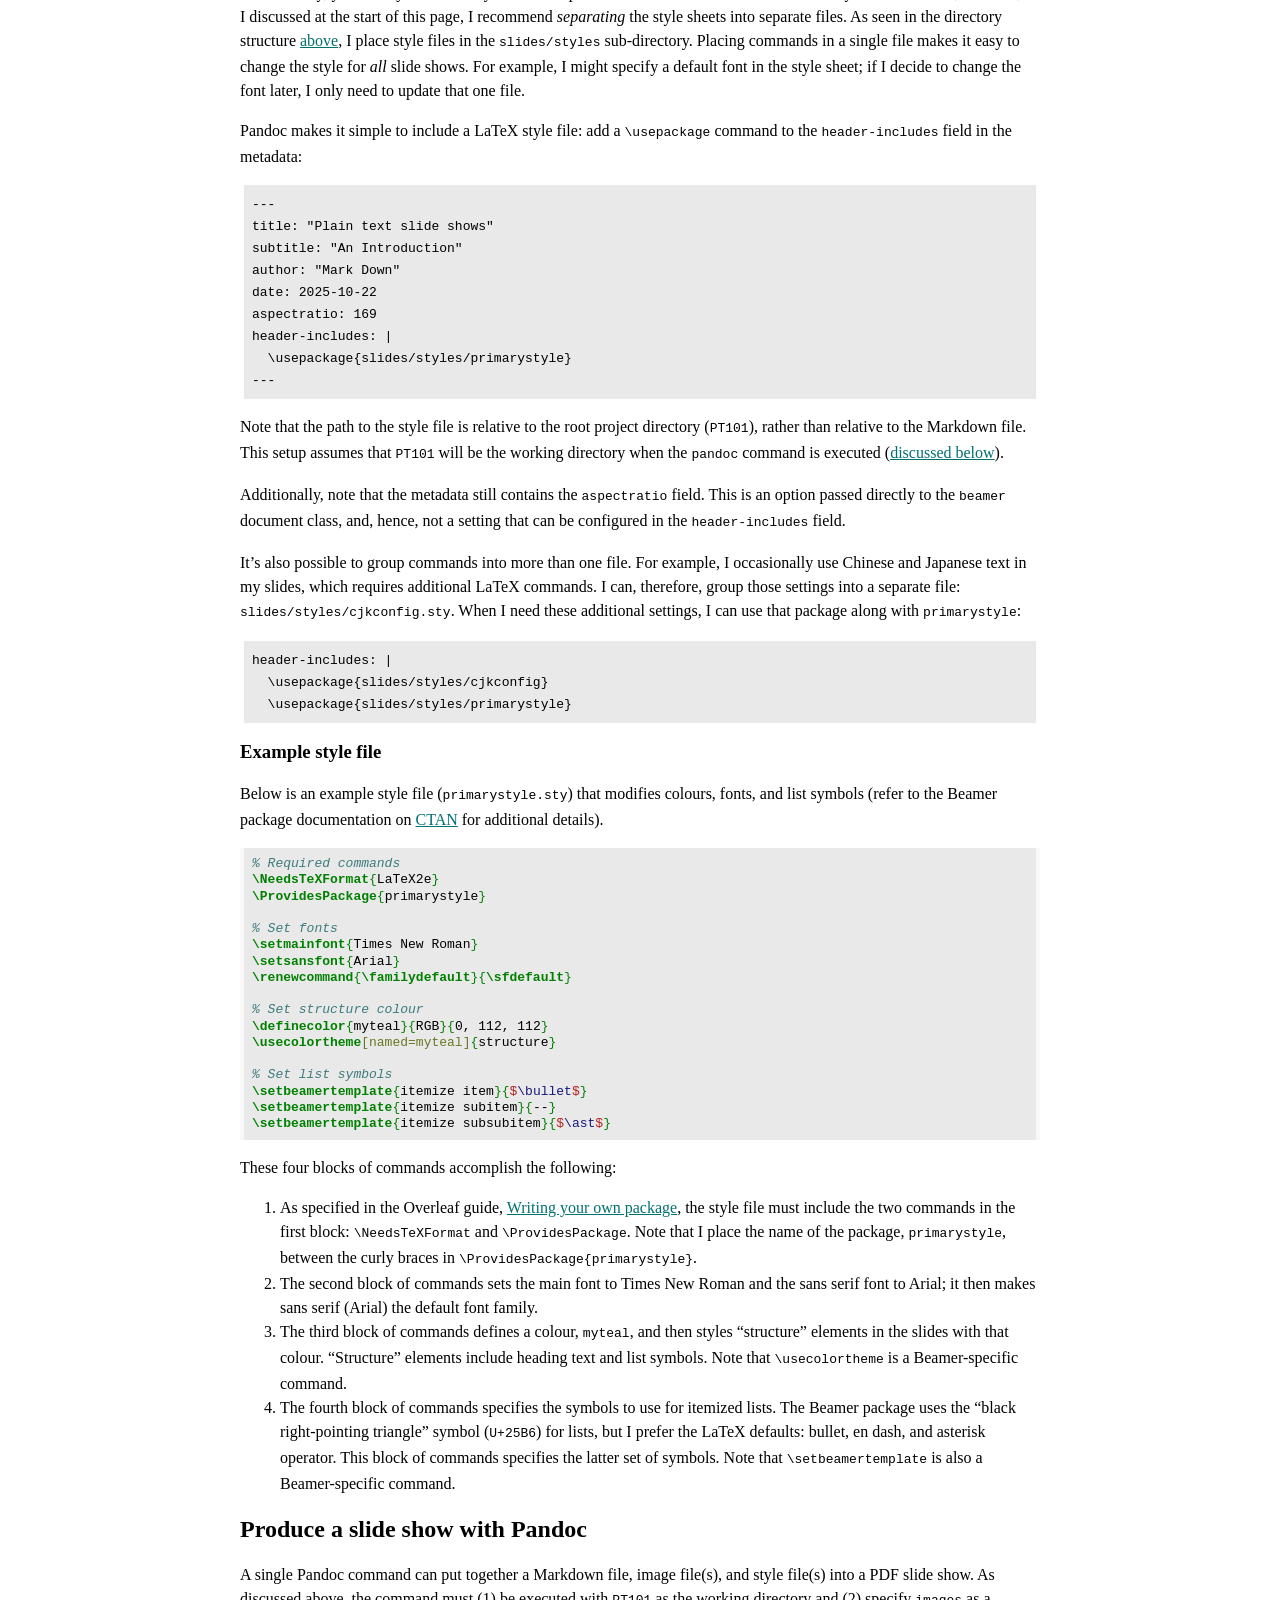
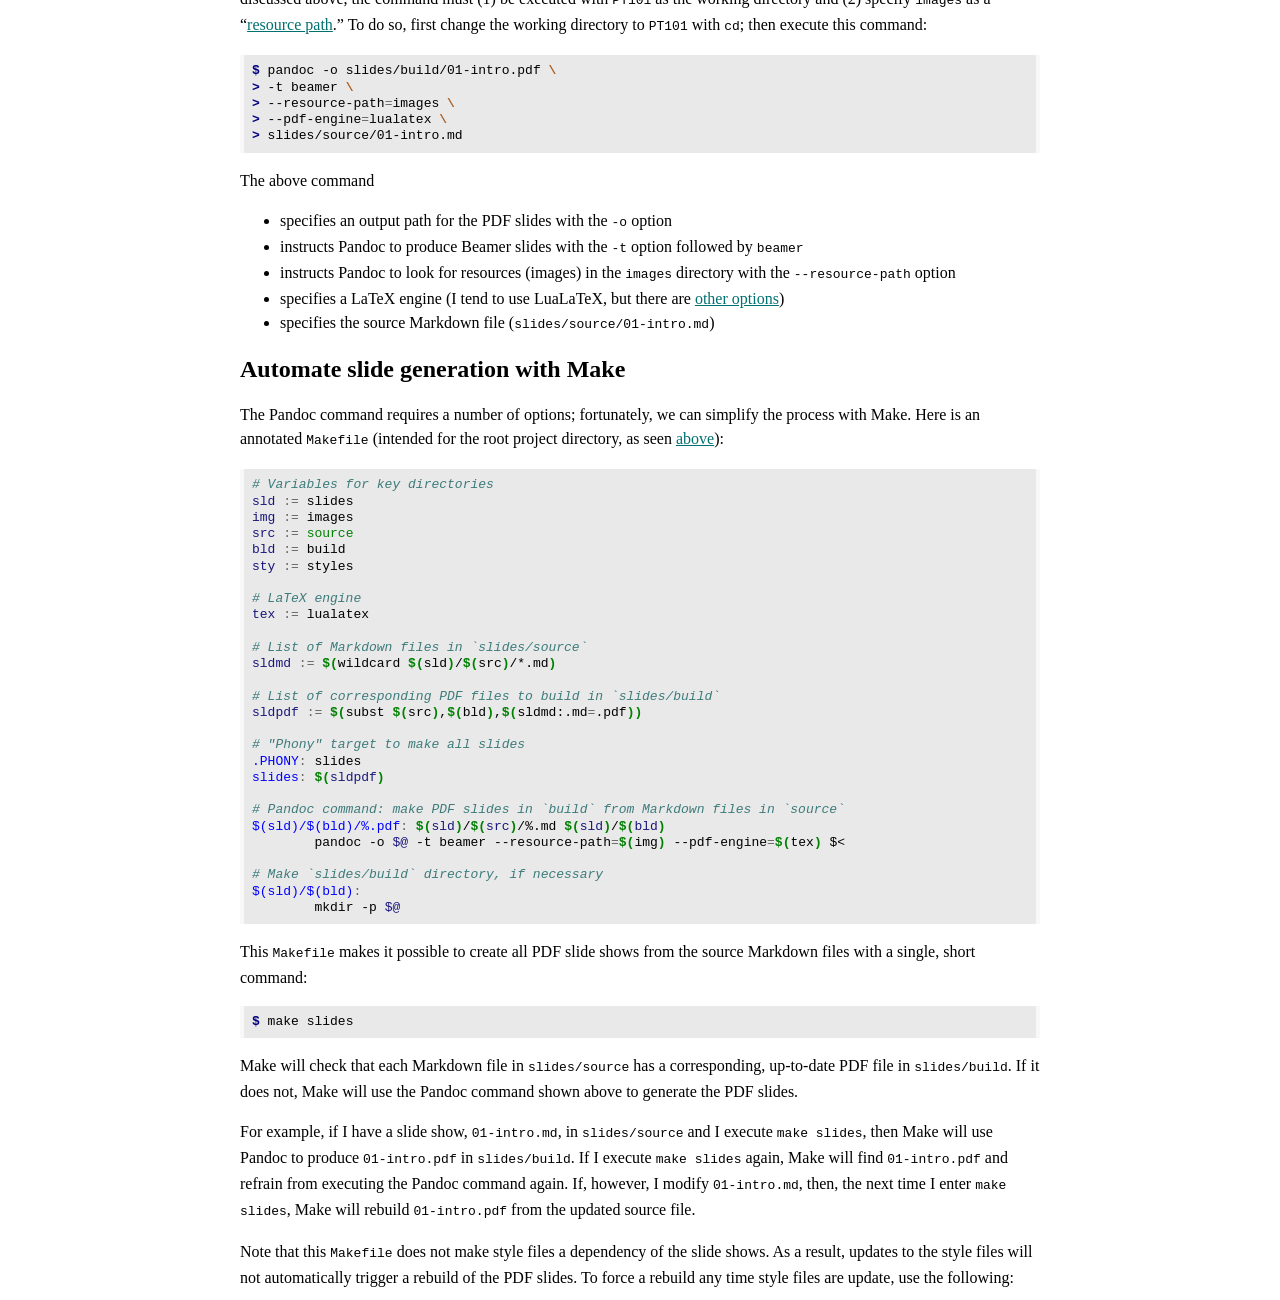
<file: writing/2025/plain-presentation.html>
<!DOCTYPE html>
<html lang="en">
<head>
  <meta charset="UTF-8">
  <title>Plain text presentation slides</title>
  <link rel="stylesheet" href="../../_static/styles.css">
  <link rel="stylesheet" href="../../_static/highlight.css">
</head>
<body>
<div id="menu">
  <div>
    <a id="home" href="../../index.html">Elijah J. Greenstein</a>
  </div>
  <div id="links">
    <span class="sitelink"><a href="../../writing.html">Writing</a></span>
    <span class="sitelink"><a href="../../projects.html">Projects</a></span>
  </div>
</div>
<div id="content">
<div class="meta">
  <h1 id="title">Plain text presentation slides</h1>
  
  <p class="date">2025-10-22</p>
  
</div>
<div class="body">
<p>I’ve been using <a href="https://pandoc.org/">Pandoc</a> to generate presentation slides from Markdown files for several years now.
I typically generate PDF slides, though Pandoc offers conversion from Markdown to several other <a href="https://pandoc.org/MANUAL.html#slide-shows">slide show formats</a>.
Pandoc first converts the Markdown to LaTeX (typeset with the <a href="https://www.ctan.org/pkg/beamer">Beamer</a> document class) and then uses a LaTeX engine to create the PDF files.</p>
<p>I’ve found that working with plain text forces me to be more intentional and, generally, parsimonious in my use of text and images in a presentation.
Beamer/LaTeX settings, for example, will determine the default font size and  area available for body text.
If I include too much text, it simply runs off the PDF slide;
neither Pandoc nor the LaTeX engine will step in to resize the text to make it fit (typical behaviour in other presentation software that I have used).
LaTeX commands, of course, offer a high degree of customization, and it’s certainly possible to adjust the font size and text area.
But I find that it’s often not worth the effort.
Instead, I prefer to focus on my <em>writing</em>: crafting text that effectively communicates key information in the available space.
Likewise, it requires a fair degree of effort to include more than two or three images in a slide.
Rather than cramming many images onto a single slide, I instead prefer to devote time to carefully selecting an image or two that helps to <em>communicate</em> the intended information.</p>
<p>Another advantage of working in plain text is the disaggregation of the slide show into its core components.
For a given slide show, I prepare one or more style sheets in one directory and centralize images (and figures) in another.
I then draft the slide show text in a plain text file, marked up with Pandoc’s Markdown conventions, with links to style sheets and images as necessary.
The separation of the components into different files simplifies text updates, style changes, and image replacements.
Pandoc, meanwhile, makes it easy to combine the components into a slide show with a single command.</p>
<p>This setup is ideal for teaching.
When I teach a course, I typically need to prepare at least a dozen different slide shows.
Images can be embedded with a simple syntax: <code>![Caption](filename.jpg)</code>;
this facilitates the reuse of images across presentations.
Plain text style files, meanwhile, are easy to modify with a few keystrokes.
<a href="https://www.gnu.org/software/make/">Make</a>, moreover, makes it easy to build and rebuild PDF slides with a single, short command;
hence, any changes to styles can easily be applied to every slide show in the course.</p>
<p>In the following, I outline how I use Pandoc, Markdown, and Make to efficiently prepare multiple slide shows with a shared style from a set of plain text files.</p>
<h2 id="organization">Organization</h2>
<p>As noted above, there are three components to a slide show: text, style sheets, and images.
For a given class, let’s say “Plain Text 101,” I organize these into the following directory structure:</p>
<pre><code>PT101/
    Makefile
    images/
        picture.jpg
    slides/
        build/
        source/
            01-intro.md
        styles/
            primarystyle.sty
</code></pre><p>As I discuss <a href="#automate-slide-generation-with-make">below</a>, the <code>Makefile</code> uses Pandoc to build the PDF slides into <code>slides/build</code>.</p>
<p>The <code>slides</code> directory contains two sub-directories: one for slide show Markdown files (<code>slides/source</code>) and the other for style sheets (<code>slides/styles</code>).</p>
<p>I place the <code>images</code> directory in the root project directory, however, because I sometimes use the same images on the course website or in other learning materials. The full course, then, may look like the following:</p>
<pre><code>PT101/
    Makefile
    assessments/
    images/
    modules/
    notes/
    slides/
    syllabus/
</code></pre><h2 id="markdown-for-slide-shows">Markdown for slide shows</h2>
<p>Pandoc makes it simple to mark up a plain text file as a slide show.
Details are available in the <a href="https://pandoc.org/MANUAL.html#slide-shows">Pandoc User Guide</a>. Here is an example:</p>
<pre><code>---
title: &quot;Plain text slide shows&quot;
subtitle: &quot;An Introduction&quot;
author: &quot;Mark Down&quot;
date: 2025-10-22
---

# Overview

## How to use columns

::::::{.columns}
:::{.column}
This is the left column.
:::
:::{.column}
This is the right column.
:::
::::::

## How to include images

![Image caption](picture.jpg){height=70%}
</code></pre><p>Pandoc will generate four slides from this file:</p>
<ol>
<li>A title slide with the title, subtitle, author, and date from the metadata centred in the middle of the slide.</li>
<li>A section slide with “Overview” centred in the middle of the slide.</li>
<li>A slide with the heading “How to use columns” at the top of the slide, and left-aligned text in two columns in the middle of the slide.</li>
<li>A slide with the heading “How to include images” at the top of the slide and the image in <code>images/picture.jpg</code> embedded in the middle of the slide.
The optional <code>height</code> attribute specifies that the height of the image should be no more than 70 percent of the space of the slide available for text.</li>
</ol>
<p>Note that the fourth slide uses the file name <code>picture.jpg</code> to embed the image.
This assumes that <code>images</code> will be included as a resource path when the <code>pandoc</code> command is executed (<a href="#produce-a-slide-show-with-pandoc">discussed below</a>).</p>
<h2 id="how-to-style-slides">How to style slides</h2>
<p>By default, Pandoc uses a simple Beamer theme: white background, blue structure text (e.g. headings), and black body text.
You can add a <code>theme</code> field to the metadata to select a different Beamer theme (see the Beamer package documentation on <a href="https://www.ctan.org/pkg/beamer">CTAN</a> for available themes):</p>
<pre><code>---
title: &quot;Plain text slide shows&quot;
subtitle: &quot;An Introduction&quot;
author: &quot;Mark Down&quot;
date: 2025-10-22
theme: Warsaw
---
</code></pre><p>The default <a href="https://pandoc.org/MANUAL.html#variables-for-beamer-slides">aspect ratio</a> for the slides is 4:3, but you can change the ratio by adding an <code>aspectratio</code> field to the metadata.
For example, to use a 16:9 ratio:</p>
<pre><code>---
title: &quot;Plain text slide shows&quot;
subtitle: &quot;An Introduction&quot;
author: &quot;Mark Down&quot;
date: 2025-10-22
theme: Warsaw
aspectratio: 169
---
</code></pre><h3 id="custom-style-files">Custom style files</h3>
<p>Alternatively, you can style the slides yourself.
It’s possible to include those commands directly in the metadata; however, as I discussed at the start of this page, I recommend <em>separating</em> the style sheets into separate files.
As seen in the directory structure <a href="#organization">above</a>, I place style files in the <code>slides/styles</code> sub-directory.
Placing commands in a single file makes it easy to change the style for <em>all</em> slide shows.
For example, I might specify a default font in the style sheet; if I decide to change the font later, I only need to update that one file.</p>
<p>Pandoc makes it simple to include a LaTeX style file: add a <code>\usepackage</code> command to the <code>header-includes</code> field in the metadata:</p>
<pre><code>---
title: &quot;Plain text slide shows&quot;
subtitle: &quot;An Introduction&quot;
author: &quot;Mark Down&quot;
date: 2025-10-22
aspectratio: 169
header-includes: |
  \usepackage{slides/styles/primarystyle}
---
</code></pre><p>Note that the path to the style file is relative to the root project directory (<code>PT101</code>), rather than relative to the Markdown file.
This setup assumes that <code>PT101</code> will be the working directory when the <code>pandoc</code> command is executed (<a href="#produce-a-slide-show-with-pandoc">discussed below</a>).</p>
<p>Additionally, note that the metadata still contains the <code>aspectratio</code> field.
This is an option passed directly to the <code>beamer</code> document class, and, hence, not a setting that can be configured in the <code>header-includes</code> field.</p>
<p>It’s also possible to group commands into more than one file.
For example, I occasionally use Chinese and Japanese text in my slides, which requires additional LaTeX commands.
I can, therefore, group those settings into a separate file: <code>slides/styles/cjkconfig.sty</code>.
When I need these additional settings, I can use that package along with <code>primarystyle</code>:</p>
<pre><code>header-includes: |
  \usepackage{slides/styles/cjkconfig}
  \usepackage{slides/styles/primarystyle}
</code></pre><h3 id="example-style-file">Example style file</h3>
<p>Below is an example style file (<code>primarystyle.sty</code>) that modifies colours, fonts, and list symbols (refer to the Beamer package documentation on <a href="https://www.ctan.org/pkg/beamer">CTAN</a> for additional details).</p>
<div class="highlight"><pre><span></span><span class="c">% Required commands</span>
<span class="k">\NeedsTeXFormat</span><span class="nb">{</span>LaTeX2e<span class="nb">}</span>
<span class="k">\ProvidesPackage</span><span class="nb">{</span>primarystyle<span class="nb">}</span>

<span class="c">% Set fonts</span>
<span class="k">\setmainfont</span><span class="nb">{</span>Times New Roman<span class="nb">}</span>
<span class="k">\setsansfont</span><span class="nb">{</span>Arial<span class="nb">}</span>
<span class="k">\renewcommand</span><span class="nb">{</span><span class="k">\familydefault</span><span class="nb">}{</span><span class="k">\sfdefault</span><span class="nb">}</span>

<span class="c">% Set structure colour</span>
<span class="k">\definecolor</span><span class="nb">{</span>myteal<span class="nb">}{</span>RGB<span class="nb">}{</span>0, 112, 112<span class="nb">}</span>
<span class="k">\usecolortheme</span><span class="na">[named=myteal]</span><span class="nb">{</span>structure<span class="nb">}</span>

<span class="c">% Set list symbols</span>
<span class="k">\setbeamertemplate</span><span class="nb">{</span>itemize item<span class="nb">}{</span><span class="s">$</span><span class="nv">\bullet</span><span class="s">$</span><span class="nb">}</span>
<span class="k">\setbeamertemplate</span><span class="nb">{</span>itemize subitem<span class="nb">}{</span>--<span class="nb">}</span>
<span class="k">\setbeamertemplate</span><span class="nb">{</span>itemize subsubitem<span class="nb">}{</span><span class="s">$</span><span class="nv">\ast</span><span class="s">$</span><span class="nb">}</span>
</pre></div>
<p>These four blocks of commands accomplish the following:</p>
<ol>
<li>As specified in the Overleaf guide, <a href="https://www.overleaf.com/learn/latex/Writing_your_own_package">Writing your own package</a>, the style file must include the two commands in the first block: <code>\NeedsTeXFormat</code> and <code>\ProvidesPackage</code>.
Note that I place the name of the package, <code>primarystyle</code>, between the curly braces in <code>\ProvidesPackage{primarystyle}</code>.</li>
<li>The second block of commands sets the main font to Times New Roman and the sans serif font to Arial; it then makes sans serif (Arial) the default font family.</li>
<li>The third block of commands defines a colour, <code>myteal</code>, and then styles “structure” elements in the slides with that colour. “Structure” elements include heading text and list symbols. Note that <code>\usecolortheme</code> is a Beamer-specific command.</li>
<li>The fourth block of commands specifies the symbols to use for itemized lists.
The Beamer package uses the “black right-pointing triangle” symbol (<code>U+25B6</code>) for lists, but I prefer the LaTeX defaults: bullet, en dash, and asterisk operator.
This block of commands specifies the latter set of symbols.
Note that <code>\setbeamertemplate</code> is also a Beamer-specific command.</li>
</ol>
<h2 id="produce-a-slide-show-with-pandoc">Produce a slide show with Pandoc</h2>
<p>A single Pandoc command can put together a Markdown file, image file(s), and style file(s) into a PDF slide show.
As discussed above, the command must (1) be executed with <code>PT101</code> as the working directory and (2) specify <code>images</code> as a “<a href="https://pandoc.org/MANUAL.html#option--resource-path">resource path</a>.”
To do so, first change the working directory to <code>PT101</code> with <code>cd</code>; then execute this command:</p>
<div class="highlight"><pre><span></span><span class="gp">$ </span>pandoc<span class="w"> </span>-o<span class="w"> </span>slides/build/01-intro.pdf<span class="w"> </span><span class="se">\</span>
<span class="gp">&gt; </span>-t<span class="w"> </span>beamer<span class="w"> </span><span class="se">\</span>
<span class="gp">&gt; </span>--resource-path<span class="o">=</span>images<span class="w"> </span><span class="se">\</span>
<span class="gp">&gt; </span>--pdf-engine<span class="o">=</span>lualatex<span class="w"> </span><span class="se">\</span>
<span class="gp">&gt; </span>slides/source/01-intro.md
</pre></div>
<p>The above command</p>
<ul>
<li>specifies an output path for the PDF slides with the <code>-o</code> option</li>
<li>instructs Pandoc to produce Beamer slides with the <code>-t</code> option followed by <code>beamer</code></li>
<li>instructs Pandoc to look for resources (images) in the <code>images</code> directory with the <code>--resource-path</code> option</li>
<li>specifies a LaTeX engine (I tend to use LuaLaTeX, but there are <a href="https://pandoc.org/MANUAL.html#option--pdf-engine">other options</a>)</li>
<li>specifies the source Markdown file (<code>slides/source/01-intro.md</code>)</li>
</ul>
<h2 id="automate-slide-generation-with-make">Automate slide generation with Make</h2>
<p>The Pandoc command requires a number of options; fortunately, we can simplify the process with Make.
Here is an annotated <code>Makefile</code> (intended for the root project directory, as seen <a href="#organization">above</a>):</p>
<div class="highlight"><pre><span></span><span class="c"># Variables for key directories</span>
<span class="nv">sld</span><span class="w"> </span><span class="o">:=</span><span class="w"> </span>slides
<span class="nv">img</span><span class="w"> </span><span class="o">:=</span><span class="w"> </span>images
<span class="nv">src</span><span class="w"> </span><span class="o">:=</span><span class="w"> </span><span class="nb">source</span>
<span class="nv">bld</span><span class="w"> </span><span class="o">:=</span><span class="w"> </span>build
<span class="nv">sty</span><span class="w"> </span><span class="o">:=</span><span class="w"> </span>styles

<span class="c"># LaTeX engine</span>
<span class="nv">tex</span><span class="w"> </span><span class="o">:=</span><span class="w"> </span>lualatex

<span class="c"># List of Markdown files in `slides/source`</span>
<span class="nv">sldmd</span><span class="w"> </span><span class="o">:=</span><span class="w"> </span><span class="k">$(</span>wildcard<span class="w"> </span><span class="k">$(</span>sld<span class="k">)</span>/<span class="k">$(</span>src<span class="k">)</span>/*.md<span class="k">)</span>

<span class="c"># List of corresponding PDF files to build in `slides/build`</span>
<span class="nv">sldpdf</span><span class="w"> </span><span class="o">:=</span><span class="w"> </span><span class="k">$(</span>subst<span class="w"> </span><span class="k">$(</span>src<span class="k">)</span>,<span class="k">$(</span>bld<span class="k">)</span>,<span class="k">$(</span>sldmd:.md<span class="o">=</span>.pdf<span class="k">))</span>

<span class="c"># &quot;Phony&quot; target to make all slides</span>
<span class="nf">.PHONY</span><span class="o">:</span><span class="w"> </span><span class="n">slides</span>
<span class="nf">slides</span><span class="o">:</span><span class="w"> </span><span class="k">$(</span><span class="nv">sldpdf</span><span class="k">)</span>

<span class="c"># Pandoc command: make PDF slides in `build` from Markdown files in `source`</span>
<span class="nf">$(sld)/$(bld)/%.pdf</span><span class="o">:</span><span class="w"> </span><span class="k">$(</span><span class="nv">sld</span><span class="k">)</span>/<span class="k">$(</span><span class="nv">src</span><span class="k">)</span>/%.<span class="n">md</span> <span class="k">$(</span><span class="nv">sld</span><span class="k">)</span>/<span class="k">$(</span><span class="nv">bld</span><span class="k">)</span>
<span class="w">	</span>pandoc<span class="w"> </span>-o<span class="w"> </span><span class="nv">$@</span><span class="w"> </span>-t<span class="w"> </span>beamer<span class="w"> </span>--resource-path<span class="o">=</span><span class="k">$(</span>img<span class="k">)</span><span class="w"> </span>--pdf-engine<span class="o">=</span><span class="k">$(</span>tex<span class="k">)</span><span class="w"> </span>$&lt;

<span class="c"># Make `slides/build` directory, if necessary</span>
<span class="nf">$(sld)/$(bld)</span><span class="o">:</span>
<span class="w">	</span>mkdir<span class="w"> </span>-p<span class="w"> </span><span class="nv">$@</span>
</pre></div>
<p>This <code>Makefile</code> makes it possible to create all PDF slide shows from the source Markdown files with a single, short command:</p>
<div class="highlight"><pre><span></span><span class="gp">$ </span>make<span class="w"> </span>slides
</pre></div>
<p>Make will check that each Markdown file in <code>slides/source</code> has a corresponding, up-to-date PDF file in <code>slides/build</code>.
If it does not, Make will use the Pandoc command shown above to generate the PDF slides.</p>
<p>For example, if I have a slide show, <code>01-intro.md</code>, in <code>slides/source</code> and I execute <code>make slides</code>, then Make will use Pandoc to produce <code>01-intro.pdf</code> in <code>slides/build</code>.
If I execute <code>make slides</code> again, Make will find <code>01-intro.pdf</code> and refrain from executing the Pandoc command again.
If, however, I modify <code>01-intro.md</code>, then, the next time I enter <code>make slides</code>, Make will rebuild <code>01-intro.pdf</code> from the updated source file.</p>
<p>Note that this <code>Makefile</code> does not make style files a dependency of the slide shows.
As a result, updates to the style files will not automatically trigger a rebuild of the PDF slides.
To force a rebuild any time style files are update, use the following:</p>
<div class="highlight"><pre><span></span><span class="c"># Pandoc command: make PDF slides in `build` from Markdown files in `source`</span>
<span class="c"># (Updates to style files in `styles` trigger a rebuild of the PDF files.)</span>
<span class="nf">$(sld)/$(bld)/%.pdf</span><span class="o">:</span><span class="w"> </span><span class="k">$(</span><span class="nv">sld</span><span class="k">)</span>/<span class="k">$(</span><span class="nv">src</span><span class="k">)</span>/%.<span class="n">md</span> <span class="k">$(</span><span class="nv">sld</span><span class="k">)</span>/<span class="k">$(</span><span class="nv">bld</span><span class="k">)</span> <span class="k">$(</span><span class="nv">sldsty</span><span class="k">)</span>
<span class="w">	</span>pandoc<span class="w"> </span>-o<span class="w"> </span><span class="nv">$@</span><span class="w"> </span>-t<span class="w"> </span>beamer<span class="w"> </span>--resource-path<span class="o">=</span><span class="k">$(</span>img<span class="k">)</span><span class="w"> </span>--pdf-engine<span class="o">=</span><span class="k">$(</span>tex<span class="k">)</span><span class="w"> </span>$&lt;
</pre></div>
</div>
</div>
</body>
</html>
</file>
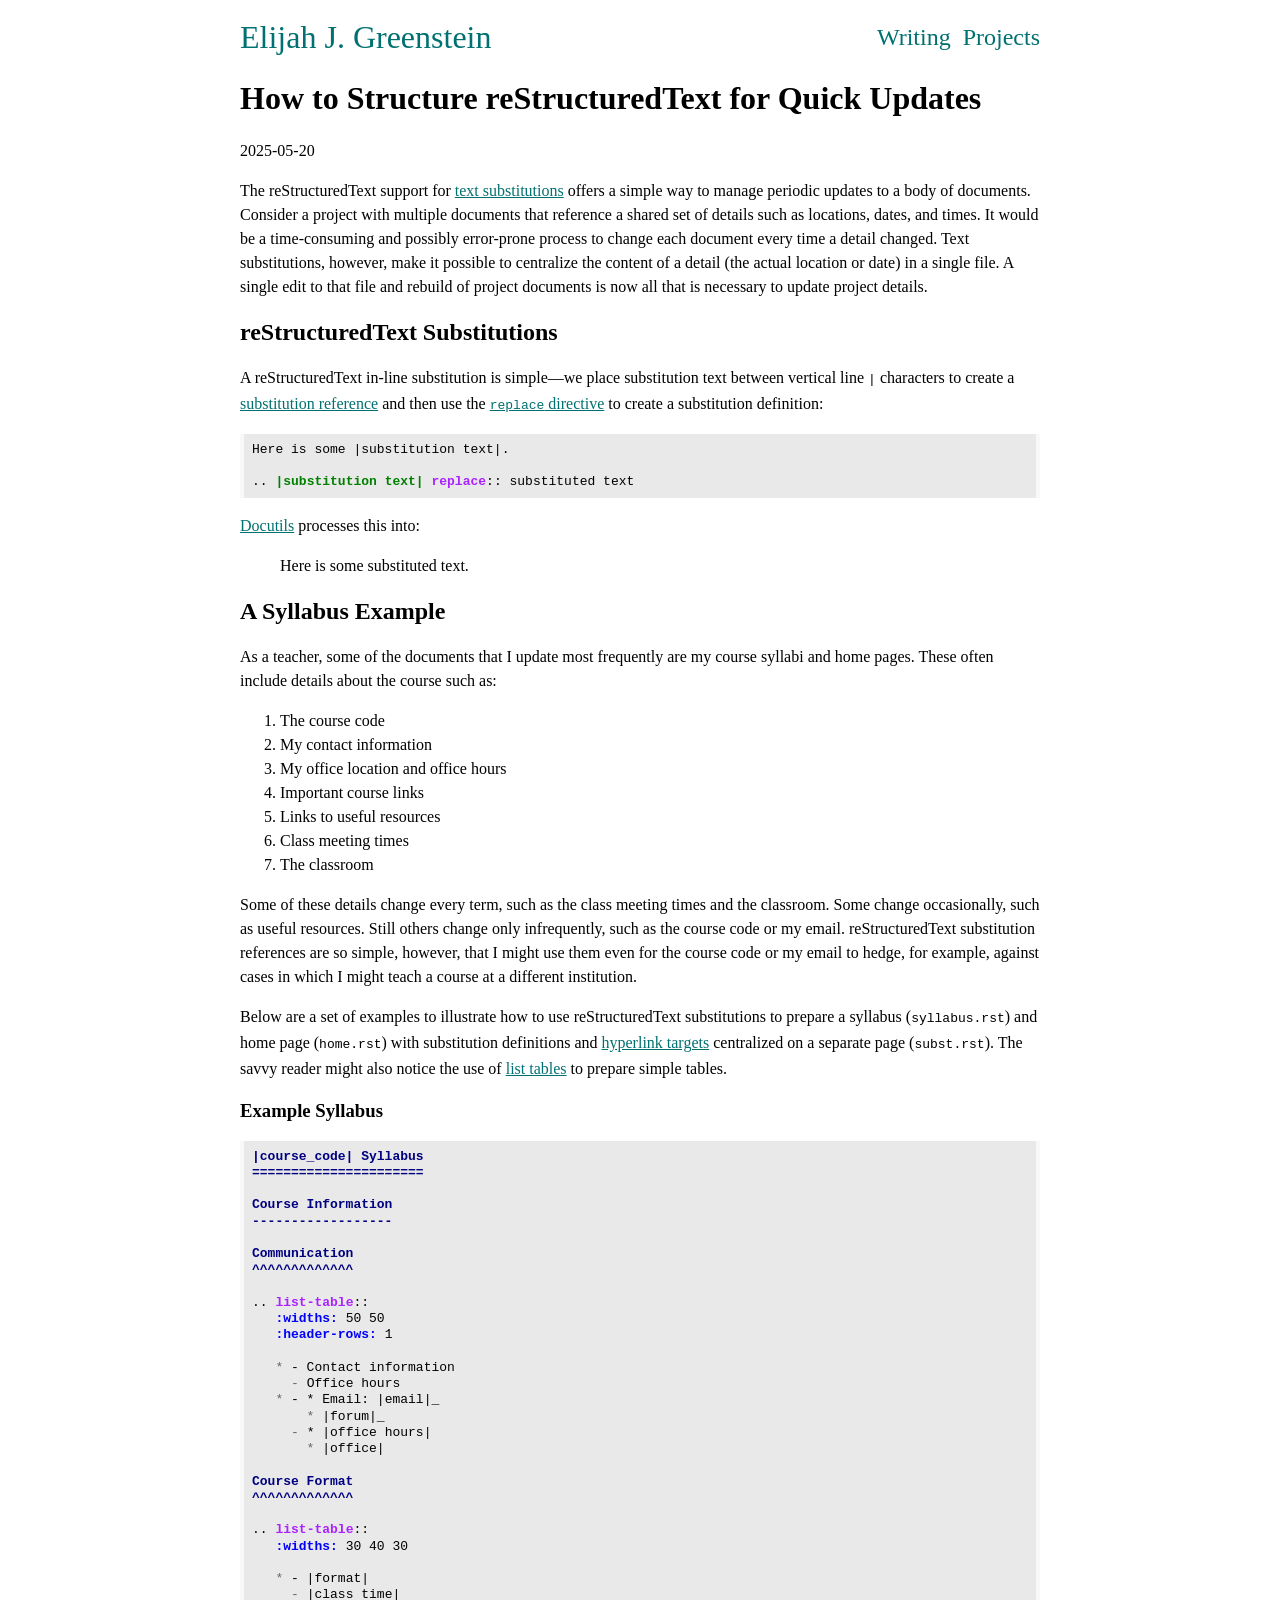
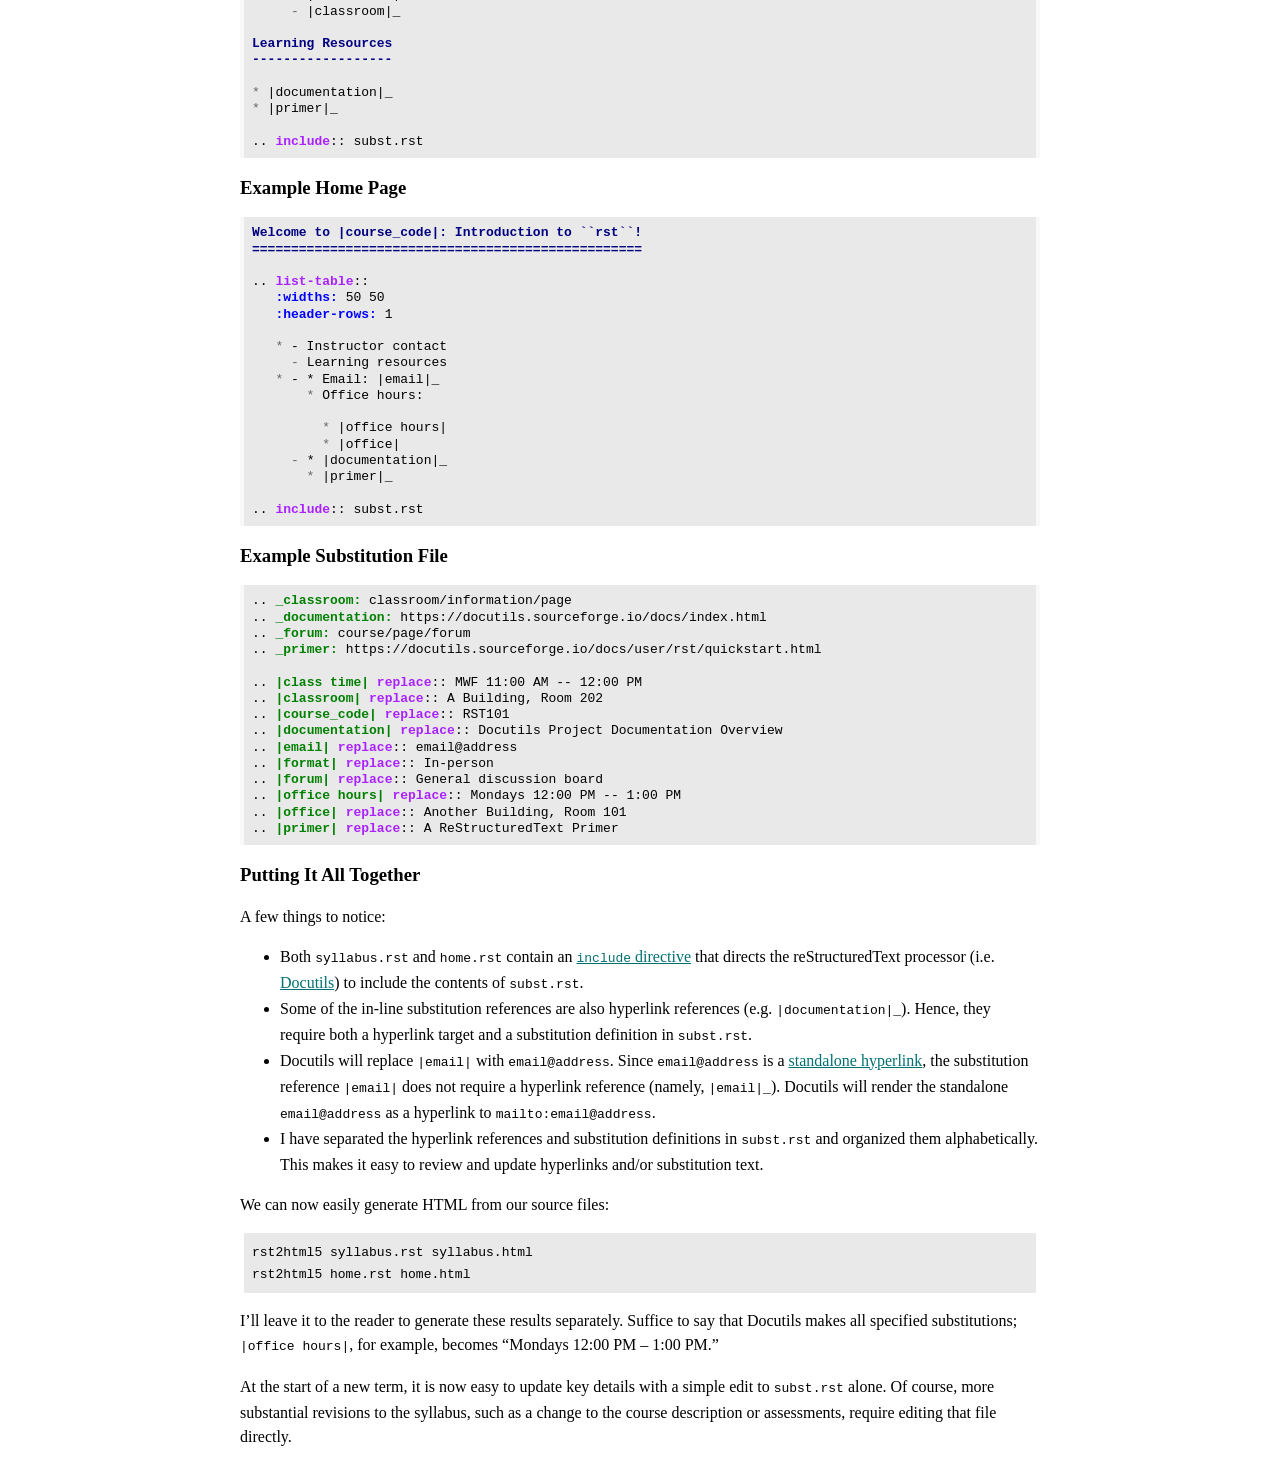
<file: writing/2025/rst-syllabus.html>
<!DOCTYPE html>
<html lang="en">
<head>
  <meta charset="UTF-8">
  <title>How to Structure reStructuredText for Quick Updates</title>
  <link rel="stylesheet" href="../../_static/styles.css">
  <link rel="stylesheet" href="../../_static/highlight.css">
</head>
<body>
<div id="menu">
  <div>
    <a id="home" href="../../index.html">Elijah J. Greenstein</a>
  </div>
  <div id="links">
    <span class="sitelink"><a href="../../writing.html">Writing</a></span>
    <span class="sitelink"><a href="../../projects.html">Projects</a></span>
  </div>
</div>
<div id="content">
<div class="meta">
  <h1 id="title">How to Structure reStructuredText for Quick Updates</h1>
  
  <p class="date">2025-05-20</p>
  
</div>
<div class="body">
<p>The reStructuredText support for <a href="https://docutils.sourceforge.io/docs/ref/rst/restructuredtext.html#substitution-definitions" title="reStructuredText Markup Specification: Substitution definitions">text substitutions</a> offers a simple way to manage periodic updates to a body of documents. Consider a project with multiple documents that reference a shared set of details such as locations, dates, and times. It would be a time-consuming and possibly error-prone process to change each document every time a detail changed. Text substitutions, however, make it possible to centralize the content of a detail (the actual location or date) in a single file. A single edit to that file and rebuild of project documents is now all that is necessary to update project details.</p>
<h2 id="restructuredtext-substitutions">reStructuredText Substitutions</h2>
<p>A reStructuredText in-line substitution is simple—we place substitution text between vertical line <code>|</code> characters to create a <a href="https://docutils.sourceforge.io/docs/ref/rst/restructuredtext.html#substitution-references" title="reStructuredText Markup Specification: Substitution references">substitution reference</a> and then use the <a href="https://docutils.sourceforge.io/docs/ref/rst/directives.html#replacement-text" title="reStructuredText Directives: Replacement text"><code>replace</code> directive</a> to create a substitution definition:</p>
<div class="highlight"><pre><span></span>Here is some |substitution text|.

<span class="p">..</span> <span class="nt">|substitution text|</span> <span class="ow">replace</span><span class="p">::</span> substituted text
</pre></div>
<p><a href="https://docutils.sourceforge.io" title="Docutils: Documentation Utilities">Docutils</a> processes this into:</p>
<blockquote>
<p>Here is some substituted text.</p>
</blockquote>
<h2 id="a-syllabus-example">A Syllabus Example</h2>
<p>As a teacher, some of the documents that I update most frequently are my course syllabi and home pages. These often include details about the course such as:</p>
<ol>
<li>The course code</li>
<li>My contact information</li>
<li>My office location and office hours</li>
<li>Important course links</li>
<li>Links to useful resources</li>
<li>Class meeting times</li>
<li>The classroom</li>
</ol>
<p>Some of these details change every term, such as the class meeting times and the classroom. Some change occasionally, such as useful resources. Still others change only infrequently, such as the course code or my email. reStructuredText substitution references are so simple, however, that I might use them even for the course code or my email to hedge, for example, against cases in which I might teach a course at a different institution.</p>
<p>Below are a set of examples to illustrate how to use reStructuredText substitutions to prepare a syllabus (<code>syllabus.rst</code>) and home page (<code>home.rst</code>) with substitution definitions and <a href="https://docutils.sourceforge.io/docs/ref/rst/restructuredtext.html#hyperlink-targets" title="reStructuredText Markup Specification">hyperlink targets</a> centralized on a separate page (<code>subst.rst</code>). The savvy reader might also notice the use of <a href="https://docutils.sourceforge.io/docs/ref/rst/directives.html#list-table" title="reStructuredText Directives: List tables">list tables</a> to prepare simple tables.</p>
<h3 id="example-syllabus">Example Syllabus</h3>
<div class="highlight"><pre><span></span><span class="gh">|course_code| Syllabus</span>
<span class="gh">======================</span>

<span class="gh">Course Information</span>
<span class="gh">------------------</span>

<span class="gh">Communication</span>
<span class="gh">^^^^^^^^^^^^^</span>

<span class="p">..</span> <span class="ow">list-table</span><span class="p">::</span>
   <span class="nc">:widths:</span> 50 50
   <span class="nc">:header-rows:</span> 1

   <span class="m">*</span> - Contact information
     <span class="m">-</span> Office hours
   <span class="m">*</span> - * Email: |email|_
       <span class="m">*</span> |forum|_
     <span class="m">-</span> * |office hours|
       <span class="m">*</span> |office|

<span class="gh">Course Format</span>
<span class="gh">^^^^^^^^^^^^^</span>

<span class="p">..</span> <span class="ow">list-table</span><span class="p">::</span>
   <span class="nc">:widths:</span> 30 40 30

   <span class="m">*</span> - |format|
     <span class="m">-</span> |class time|
     <span class="m">-</span> |classroom|_

<span class="gh">Learning Resources</span>
<span class="gh">------------------</span>

<span class="m">*</span> |documentation|_
<span class="m">*</span> |primer|_

<span class="p">..</span> <span class="ow">include</span><span class="p">::</span> subst.rst
</pre></div>
<h3 id="example-home-page">Example Home Page</h3>
<div class="highlight"><pre><span></span><span class="gh">Welcome to |course_code|: Introduction to ``rst``!</span>
<span class="gh">==================================================</span>

<span class="p">..</span> <span class="ow">list-table</span><span class="p">::</span>
   <span class="nc">:widths:</span> 50 50
   <span class="nc">:header-rows:</span> 1

   <span class="m">*</span> - Instructor contact
     <span class="m">-</span> Learning resources
   <span class="m">*</span> - * Email: |email|_
       <span class="m">*</span> Office hours:

         <span class="m">*</span> |office hours|
         <span class="m">*</span> |office|
     <span class="m">-</span> * |documentation|_
       <span class="m">*</span> |primer|_

<span class="p">..</span> <span class="ow">include</span><span class="p">::</span> subst.rst
</pre></div>
<h3 id="example-substitution-file">Example Substitution File</h3>
<div class="highlight"><pre><span></span><span class="p">..</span> <span class="nt">_classroom:</span> classroom/information/page
<span class="p">..</span> <span class="nt">_documentation:</span> https://docutils.sourceforge.io/docs/index.html
<span class="p">..</span> <span class="nt">_forum:</span> course/page/forum
<span class="p">..</span> <span class="nt">_primer:</span> https://docutils.sourceforge.io/docs/user/rst/quickstart.html

<span class="p">..</span> <span class="nt">|class time|</span> <span class="ow">replace</span><span class="p">::</span> MWF 11:00 AM -- 12:00 PM
<span class="p">..</span> <span class="nt">|classroom|</span> <span class="ow">replace</span><span class="p">::</span> A Building, Room 202
<span class="p">..</span> <span class="nt">|course_code|</span> <span class="ow">replace</span><span class="p">::</span> RST101
<span class="p">..</span> <span class="nt">|documentation|</span> <span class="ow">replace</span><span class="p">::</span> Docutils Project Documentation Overview
<span class="p">..</span> <span class="nt">|email|</span> <span class="ow">replace</span><span class="p">::</span> email@address
<span class="p">..</span> <span class="nt">|format|</span> <span class="ow">replace</span><span class="p">::</span> In-person
<span class="p">..</span> <span class="nt">|forum|</span> <span class="ow">replace</span><span class="p">::</span> General discussion board
<span class="p">..</span> <span class="nt">|office hours|</span> <span class="ow">replace</span><span class="p">::</span> Mondays 12:00 PM -- 1:00 PM
<span class="p">..</span> <span class="nt">|office|</span> <span class="ow">replace</span><span class="p">::</span> Another Building, Room 101
<span class="p">..</span> <span class="nt">|primer|</span> <span class="ow">replace</span><span class="p">::</span> A ReStructuredText Primer
</pre></div>
<h3 id="putting-it-all-together">Putting It All Together</h3>
<p>A few things to notice:</p>
<ul>
<li>Both <code>syllabus.rst</code> and <code>home.rst</code> contain an <a href="https://docutils.sourceforge.io/docs/ref/rst/directives.html#including-an-external-document-fragment" title="reStructuredText Directives: Include"><code>include</code> directive</a> that directs the reStructuredText processor (i.e. <a href="https://docutils.sourceforge.io" title="Docutils: Documentation Utilities">Docutils</a>) to include the contents of <code>subst.rst</code>.</li>
<li>Some of the in-line substitution references are also hyperlink references (e.g. <code>|documentation|_</code>). Hence, they require both a hyperlink target and a substitution definition in <code>subst.rst</code>.</li>
<li>Docutils will replace <code>|email|</code> with <code>email@address</code>. Since <code>email@address</code> is a <a href="https://docutils.sourceforge.io/docs/ref/rst/restructuredtext.html#standalone-hyperlinks" title="reStructuredText Markup Specification: Standalone hyperlinks">standalone hyperlink</a>, the substitution reference <code>|email|</code> does not require a hyperlink reference (namely, <code>|email|_</code>). Docutils will render the standalone <code>email@address</code> as a hyperlink to <code>mailto:email@address</code>.</li>
<li>I have separated the hyperlink references and substitution definitions in <code>subst.rst</code> and organized them alphabetically. This makes it easy to review and update hyperlinks and/or substitution text.</li>
</ul>
<p>We can now easily generate HTML from our source files:</p>
<pre><code>rst2html5 syllabus.rst syllabus.html
rst2html5 home.rst home.html
</code></pre><p>I’ll leave it to the reader to generate these results separately. Suffice to say that Docutils makes all specified substitutions; <code>|office hours|</code>, for example, becomes “Mondays 12:00 PM – 1:00 PM.”</p>
<p>At the start of a new term, it is now easy to update key details with a simple edit to <code>subst.rst</code> alone. Of course, more substantial revisions to the syllabus, such as a change to the course description or assessments, require editing that file directly.</p>
</div>
</div>
</body>
</html>
</file>
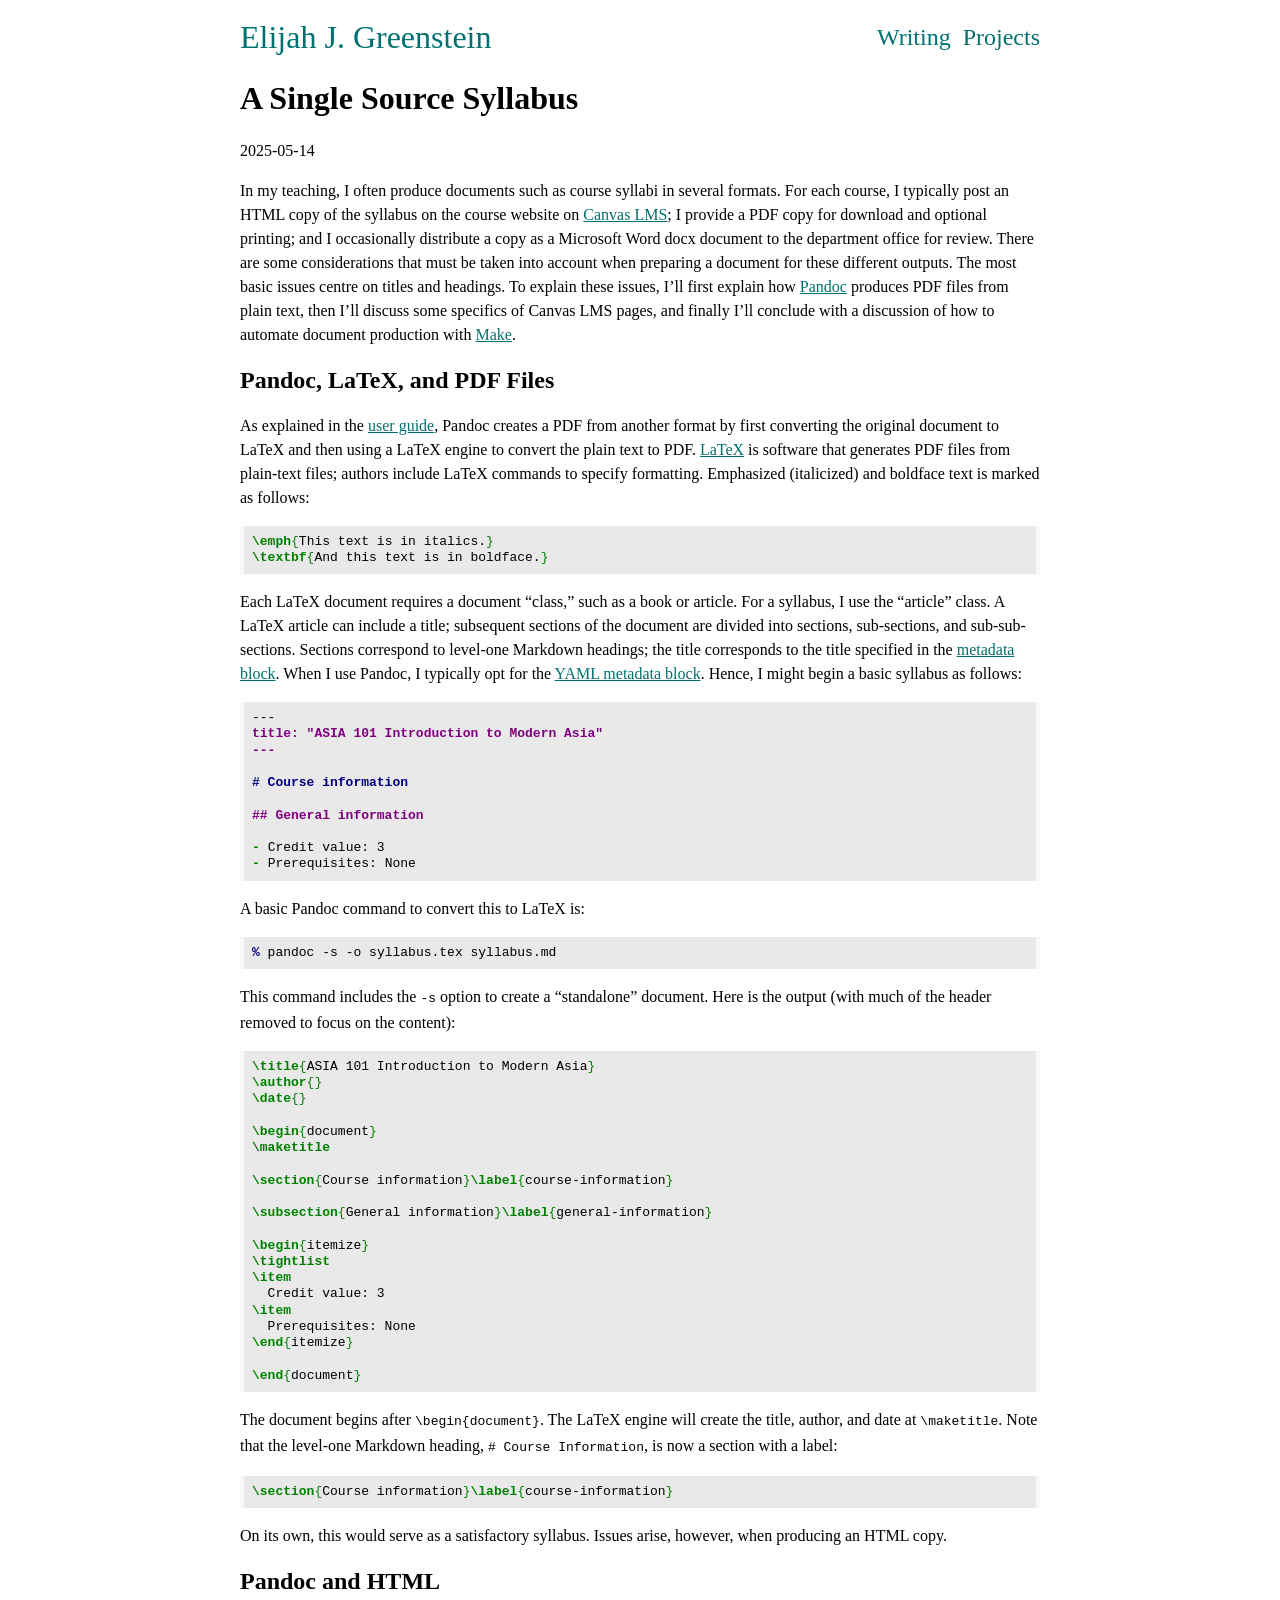
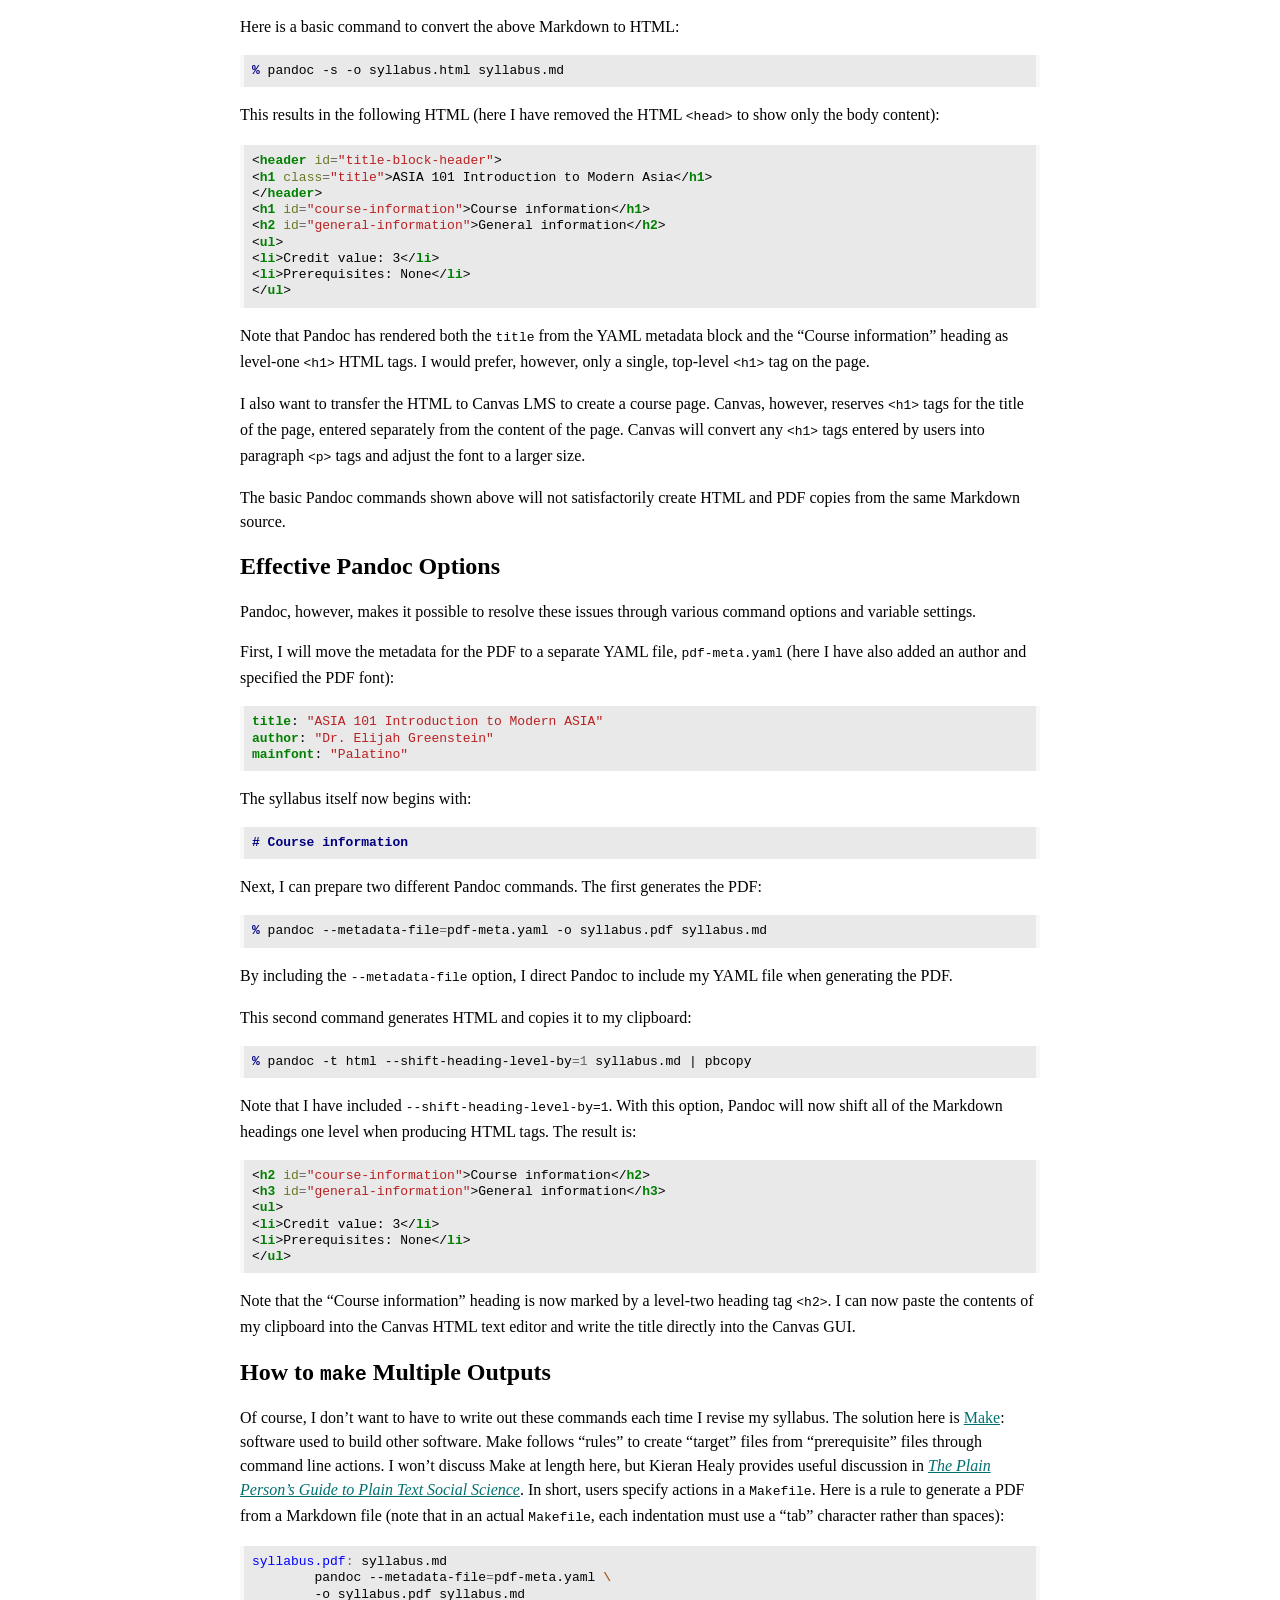
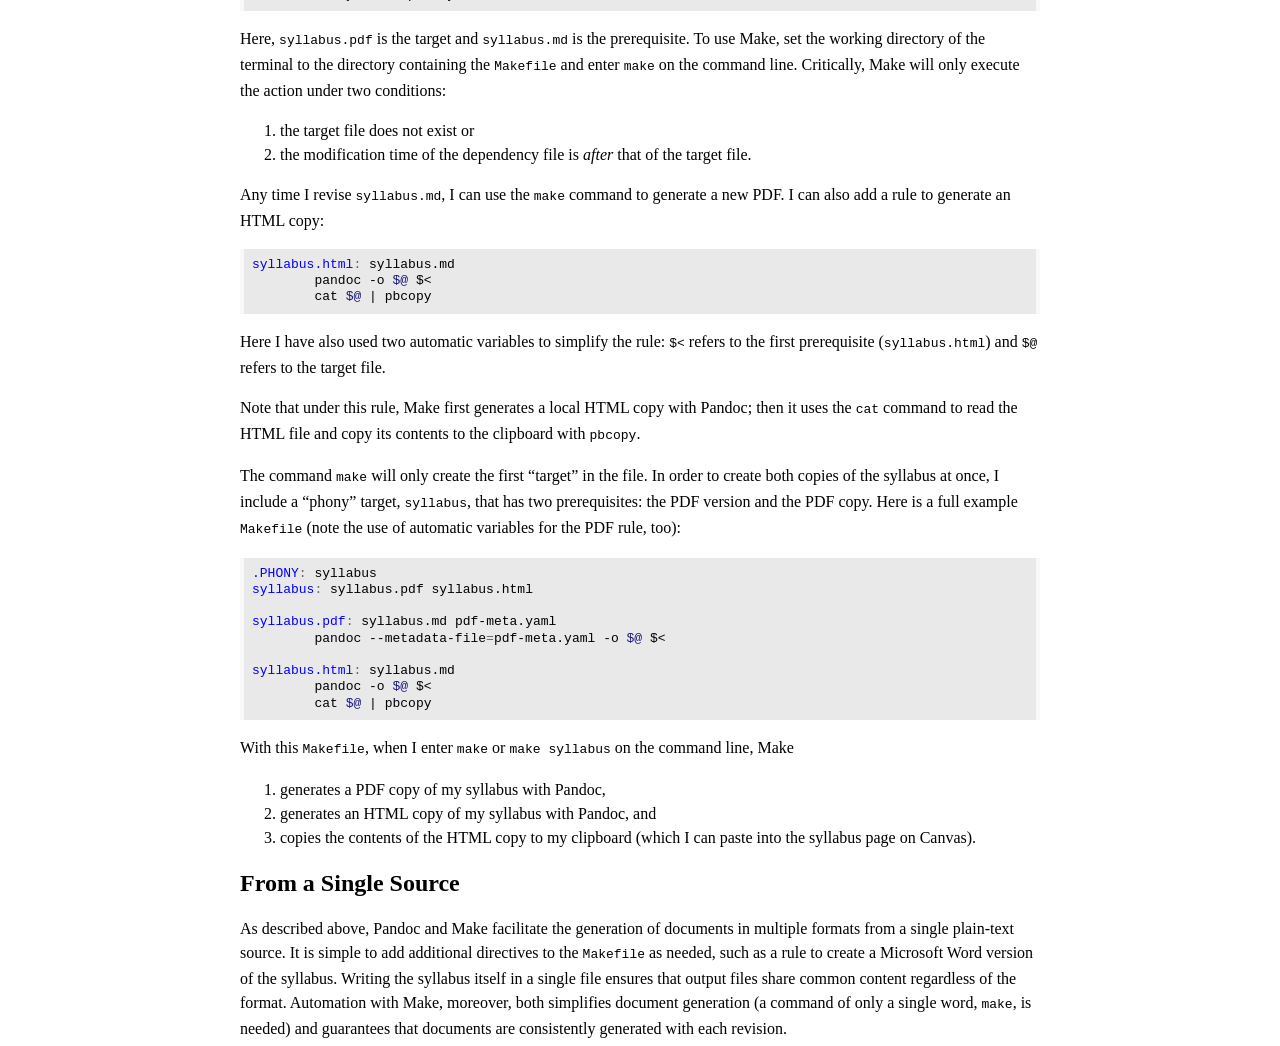
<file: writing/2025/single-source-syllabus.html>
<!DOCTYPE html>
<html lang="en">
<head>
  <meta charset="UTF-8">
  <title>A Single Source Syllabus</title>
  <link rel="stylesheet" href="../../_static/styles.css">
  <link rel="stylesheet" href="../../_static/highlight.css">
</head>
<body>
<div id="menu">
  <div>
    <a id="home" href="../../index.html">Elijah J. Greenstein</a>
  </div>
  <div id="links">
    <span class="sitelink"><a href="../../writing.html">Writing</a></span>
    <span class="sitelink"><a href="../../projects.html">Projects</a></span>
  </div>
</div>
<div id="content">
<div class="meta">
  <h1 id="title">A Single Source Syllabus</h1>
  
  <p class="date">2025-05-14</p>
  
</div>
<div class="body">
<p>In my teaching, I often produce documents such as course syllabi in several formats. For each course, I typically post an HTML copy of the syllabus on the course website on <a href="https://www.instructure.com/canvas" title="Canvas by Instructure">Canvas LMS</a>; I provide a PDF copy for download and optional printing; and I occasionally distribute a copy as a Microsoft Word docx document to the department office for review. There are some considerations that must be taken into account when preparing a document for these different outputs. The most basic issues centre on titles and headings. To explain these issues, I’ll first explain how <a href="https://pandoc.org" title="Pandoc">Pandoc</a> produces PDF files from plain text, then I’ll discuss some specifics of Canvas LMS pages, and finally I’ll conclude with a discussion of how to automate document production with <a href="https://www.gnu.org/software/make/" title="GNU Make">Make</a>.</p>
<h2 id="pandoc-latex-and-pdf-files">Pandoc, LaTeX, and PDF Files</h2>
<p>As explained in the <a href="https://pandoc.org/MANUAL.html#creating-a-pdf" title="Pandoc User's Guide: Creating a PDF">user guide</a>, Pandoc creates a PDF from another format by first converting the original document to LaTeX and then using a LaTeX engine to convert the plain text to PDF. <a href="https://www.latex-project.org/get/" title="LaTeX Project">LaTeX</a> is software that generates PDF files from plain-text files; authors include LaTeX commands to specify formatting. Emphasized (italicized) and boldface text is marked as follows:</p>
<div class="highlight"><pre><span></span><span class="k">\emph</span><span class="nb">{</span>This text is in italics.<span class="nb">}</span>
<span class="k">\textbf</span><span class="nb">{</span>And this text is in boldface.<span class="nb">}</span>
</pre></div>
<p>Each LaTeX document requires a document “class,” such as a book or article. For a syllabus, I use the “article” class. A LaTeX article can include a title; subsequent sections of the document are divided into sections, sub-sections, and sub-sub-sections. Sections correspond to level-one Markdown headings; the title corresponds to the title specified in the <a href="https://pandoc.org/MANUAL.html#metadata-blocks" title="Pandoc User's Guide: Metadata blocks">metadata block</a>. When I use Pandoc, I typically opt for the <a href="https://pandoc.org/MANUAL.html#extension-yaml_metadata_block" title="Pandoc User's Guide: YAML metadata block">YAML metadata block</a>. Hence, I might begin a basic syllabus as follows:</p>
<div class="highlight"><pre><span></span>---
<span class="gu">title: &quot;ASIA 101 Introduction to Modern Asia&quot;</span>
<span class="gu">---</span>

<span class="gh"># Course information</span>

<span class="gu">## General information</span>

<span class="k">-</span><span class="w"> </span>Credit value: 3
<span class="k">-</span><span class="w"> </span>Prerequisites: None
</pre></div>
<p>A basic Pandoc command to convert this to LaTeX is:</p>
<div class="highlight"><pre><span></span><span class="gp">% </span>pandoc<span class="w"> </span>-s<span class="w"> </span>-o<span class="w"> </span>syllabus.tex<span class="w"> </span>syllabus.md
</pre></div>
<p>This command includes the <code>-s</code> option to create a “standalone” document. Here is the output (with much of the header removed to focus on the content):</p>
<div class="highlight"><pre><span></span><span class="k">\title</span><span class="nb">{</span>ASIA 101 Introduction to Modern Asia<span class="nb">}</span>
<span class="k">\author</span><span class="nb">{}</span>
<span class="k">\date</span><span class="nb">{}</span>

<span class="k">\begin</span><span class="nb">{</span>document<span class="nb">}</span>
<span class="k">\maketitle</span>

<span class="k">\section</span><span class="nb">{</span>Course information<span class="nb">}</span><span class="k">\label</span><span class="nb">{</span>course-information<span class="nb">}</span>

<span class="k">\subsection</span><span class="nb">{</span>General information<span class="nb">}</span><span class="k">\label</span><span class="nb">{</span>general-information<span class="nb">}</span>

<span class="k">\begin</span><span class="nb">{</span>itemize<span class="nb">}</span>
<span class="k">\tightlist</span>
<span class="k">\item</span>
  Credit value: 3
<span class="k">\item</span>
  Prerequisites: None
<span class="k">\end</span><span class="nb">{</span>itemize<span class="nb">}</span>

<span class="k">\end</span><span class="nb">{</span>document<span class="nb">}</span>
</pre></div>
<p>The document begins after <code>\begin{document}</code>. The LaTeX engine will create the title, author, and date at <code>\maketitle</code>. Note that the level-one Markdown heading, <code># Course Information</code>, is now a section with a label:</p>
<div class="highlight"><pre><span></span><span class="k">\section</span><span class="nb">{</span>Course information<span class="nb">}</span><span class="k">\label</span><span class="nb">{</span>course-information<span class="nb">}</span>
</pre></div>
<p>On its own, this would serve as a satisfactory syllabus. Issues arise, however, when producing an HTML copy.</p>
<h2 id="pandoc-and-html">Pandoc and HTML</h2>
<p>Here is a basic command to convert the above Markdown to HTML:</p>
<div class="highlight"><pre><span></span><span class="gp">% </span>pandoc<span class="w"> </span>-s<span class="w"> </span>-o<span class="w"> </span>syllabus.html<span class="w"> </span>syllabus.md
</pre></div>
<p>This results in the following HTML (here I have removed the HTML <code>&lt;head&gt;</code> to show only the body content):</p>
<div class="highlight"><pre><span></span><span class="p">&lt;</span><span class="nt">header</span> <span class="na">id</span><span class="o">=</span><span class="s">&quot;title-block-header&quot;</span><span class="p">&gt;</span>
<span class="p">&lt;</span><span class="nt">h1</span> <span class="na">class</span><span class="o">=</span><span class="s">&quot;title&quot;</span><span class="p">&gt;</span>ASIA 101 Introduction to Modern Asia<span class="p">&lt;/</span><span class="nt">h1</span><span class="p">&gt;</span>
<span class="p">&lt;/</span><span class="nt">header</span><span class="p">&gt;</span>
<span class="p">&lt;</span><span class="nt">h1</span> <span class="na">id</span><span class="o">=</span><span class="s">&quot;course-information&quot;</span><span class="p">&gt;</span>Course information<span class="p">&lt;/</span><span class="nt">h1</span><span class="p">&gt;</span>
<span class="p">&lt;</span><span class="nt">h2</span> <span class="na">id</span><span class="o">=</span><span class="s">&quot;general-information&quot;</span><span class="p">&gt;</span>General information<span class="p">&lt;/</span><span class="nt">h2</span><span class="p">&gt;</span>
<span class="p">&lt;</span><span class="nt">ul</span><span class="p">&gt;</span>
<span class="p">&lt;</span><span class="nt">li</span><span class="p">&gt;</span>Credit value: 3<span class="p">&lt;/</span><span class="nt">li</span><span class="p">&gt;</span>
<span class="p">&lt;</span><span class="nt">li</span><span class="p">&gt;</span>Prerequisites: None<span class="p">&lt;/</span><span class="nt">li</span><span class="p">&gt;</span>
<span class="p">&lt;/</span><span class="nt">ul</span><span class="p">&gt;</span>
</pre></div>
<p>Note that Pandoc has rendered both the <code>title</code> from the YAML metadata block and the “Course information” heading as level-one <code>&lt;h1&gt;</code> HTML tags. I would prefer, however, only a single, top-level <code>&lt;h1&gt;</code> tag on the page.</p>
<p>I also want to transfer the HTML to Canvas LMS to create a course page. Canvas, however, reserves <code>&lt;h1&gt;</code> tags for the title of the page, entered separately from the content of the page. Canvas will convert any <code>&lt;h1&gt;</code> tags entered by users into paragraph <code>&lt;p&gt;</code> tags and adjust the font to a larger size.</p>
<p>The basic Pandoc commands shown above will not satisfactorily create HTML and PDF copies from the same Markdown source.</p>
<h2 id="effective-pandoc-options">Effective Pandoc Options</h2>
<p>Pandoc, however, makes it possible to resolve these issues through various command options and variable settings.</p>
<p>First, I will move the metadata for the PDF to a separate YAML file, <code>pdf-meta.yaml</code> (here I have also added an author and specified the PDF font):</p>
<div class="highlight"><pre><span></span><span class="nt">title</span><span class="p">:</span><span class="w"> </span><span class="s">&quot;ASIA</span><span class="nv"> </span><span class="s">101</span><span class="nv"> </span><span class="s">Introduction</span><span class="nv"> </span><span class="s">to</span><span class="nv"> </span><span class="s">Modern</span><span class="nv"> </span><span class="s">ASIA&quot;</span>
<span class="nt">author</span><span class="p">:</span><span class="w"> </span><span class="s">&quot;Dr.</span><span class="nv"> </span><span class="s">Elijah</span><span class="nv"> </span><span class="s">Greenstein&quot;</span>
<span class="nt">mainfont</span><span class="p">:</span><span class="w"> </span><span class="s">&quot;Palatino&quot;</span>
</pre></div>
<p>The syllabus itself now begins with:</p>
<div class="highlight"><pre><span></span><span class="gh"># Course information</span>
</pre></div>
<p>Next, I can prepare two different Pandoc commands. The first generates the PDF:</p>
<div class="highlight"><pre><span></span><span class="gp">% </span>pandoc<span class="w"> </span>--metadata-file<span class="o">=</span>pdf-meta.yaml<span class="w"> </span>-o<span class="w"> </span>syllabus.pdf<span class="w"> </span>syllabus.md
</pre></div>
<p>By including the <code>--metadata-file</code> option, I direct Pandoc to include my YAML file when generating the PDF.</p>
<p>This second command generates HTML and copies it to my clipboard:</p>
<div class="highlight"><pre><span></span><span class="gp">% </span>pandoc<span class="w"> </span>-t<span class="w"> </span>html<span class="w"> </span>--shift-heading-level-by<span class="o">=</span><span class="m">1</span><span class="w"> </span>syllabus.md<span class="w"> </span><span class="p">|</span><span class="w"> </span>pbcopy
</pre></div>
<p>Note that I have included <code>--shift-heading-level-by=1</code>. With this option, Pandoc will now shift all of the Markdown headings one level when producing HTML tags. The result is:</p>
<div class="highlight"><pre><span></span><span class="p">&lt;</span><span class="nt">h2</span> <span class="na">id</span><span class="o">=</span><span class="s">&quot;course-information&quot;</span><span class="p">&gt;</span>Course information<span class="p">&lt;/</span><span class="nt">h2</span><span class="p">&gt;</span>
<span class="p">&lt;</span><span class="nt">h3</span> <span class="na">id</span><span class="o">=</span><span class="s">&quot;general-information&quot;</span><span class="p">&gt;</span>General information<span class="p">&lt;/</span><span class="nt">h3</span><span class="p">&gt;</span>
<span class="p">&lt;</span><span class="nt">ul</span><span class="p">&gt;</span>
<span class="p">&lt;</span><span class="nt">li</span><span class="p">&gt;</span>Credit value: 3<span class="p">&lt;/</span><span class="nt">li</span><span class="p">&gt;</span>
<span class="p">&lt;</span><span class="nt">li</span><span class="p">&gt;</span>Prerequisites: None<span class="p">&lt;/</span><span class="nt">li</span><span class="p">&gt;</span>
<span class="p">&lt;/</span><span class="nt">ul</span><span class="p">&gt;</span>
</pre></div>
<p>Note that the “Course information” heading is now marked by a level-two heading tag <code>&lt;h2&gt;</code>. I can now paste the contents of my clipboard into the Canvas HTML text editor and write the title directly into the Canvas GUI.</p>
<h2 id="how-to-make-multiple-outputs">How to <code>make</code> Multiple Outputs</h2>
<p>Of course, I don’t want to have to write out these commands each time I revise my syllabus. The solution here is <a href="https://www.gnu.org/software/make/" title="GNU Make">Make</a>: software used to build other software. Make follows “rules” to create “target” files from “prerequisite” files through command line actions. I won’t discuss Make at length here, but Kieran Healy provides useful discussion in <em><a href="https://plain-text.co/pull-it-together.html#automation-with-make" title="The Plain Person's Guide to Plain Text Social Science: Automation with make">The Plain Person’s Guide to Plain Text Social Science</a></em>. In short, users specify actions in a <code>Makefile</code>. Here is a rule to generate a PDF from a Markdown file (note that in an actual <code>Makefile</code>, each indentation must use a “tab” character rather than spaces):</p>
<div class="highlight"><pre><span></span><span class="nf">syllabus.pdf</span><span class="o">:</span><span class="w"> </span><span class="n">syllabus</span>.<span class="n">md</span>
<span class="w">	</span>pandoc<span class="w"> </span>--metadata-file<span class="o">=</span>pdf-meta.yaml<span class="w"> </span><span class="se">\</span>
<span class="w">	</span>-o<span class="w"> </span>syllabus.pdf<span class="w"> </span>syllabus.md
</pre></div>
<p>Here, <code>syllabus.pdf</code> is the target and <code>syllabus.md</code> is the prerequisite. To use Make, set the working directory of the terminal to the directory containing the <code>Makefile</code> and enter <code>make</code> on the command line. Critically, Make will only execute the action under two conditions:</p>
<ol>
<li>the target file does not exist or</li>
<li>the modification time of the dependency file is <em>after</em> that of the target file.</li>
</ol>
<p>Any time I revise <code>syllabus.md</code>, I can use the <code>make</code> command to generate a new PDF. I can also add a rule to generate an HTML copy:</p>
<div class="highlight"><pre><span></span><span class="nf">syllabus.html</span><span class="o">:</span><span class="w"> </span><span class="n">syllabus</span>.<span class="n">md</span>
<span class="w">	</span>pandoc<span class="w"> </span>-o<span class="w"> </span><span class="nv">$@</span><span class="w"> </span>$&lt;
<span class="w">	</span>cat<span class="w"> </span><span class="nv">$@</span><span class="w"> </span><span class="p">|</span><span class="w"> </span>pbcopy
</pre></div>
<p>Here I have also used two automatic variables to simplify the rule: <code>$&lt;</code> refers to the first prerequisite (<code>syllabus.html</code>) and <code>$@</code> refers to the target file.</p>
<p>Note that under this rule, Make first generates a local HTML copy with Pandoc; then it uses the <code>cat</code> command to read the HTML file and copy its contents to the clipboard with <code>pbcopy</code>.</p>
<p>The command <code>make</code> will only create the first “target” in the file. In order to create both copies of the syllabus at once, I include a “phony” target, <code>syllabus</code>, that has two prerequisites: the PDF version and the PDF copy. Here is a full example <code>Makefile</code> (note the use of automatic variables for the PDF rule, too):</p>
<div class="highlight"><pre><span></span><span class="nf">.PHONY</span><span class="o">:</span><span class="w"> </span><span class="n">syllabus</span>
<span class="nf">syllabus</span><span class="o">:</span><span class="w"> </span><span class="n">syllabus</span>.<span class="n">pdf</span> <span class="n">syllabus</span>.<span class="n">html</span>

<span class="nf">syllabus.pdf</span><span class="o">:</span><span class="w"> </span><span class="n">syllabus</span>.<span class="n">md</span> <span class="n">pdf</span>-<span class="n">meta</span>.<span class="n">yaml</span>
<span class="w">	</span>pandoc<span class="w"> </span>--metadata-file<span class="o">=</span>pdf-meta.yaml<span class="w"> </span>-o<span class="w"> </span><span class="nv">$@</span><span class="w"> </span>$&lt;

<span class="nf">syllabus.html</span><span class="o">:</span><span class="w"> </span><span class="n">syllabus</span>.<span class="n">md</span>
<span class="w">	</span>pandoc<span class="w"> </span>-o<span class="w"> </span><span class="nv">$@</span><span class="w"> </span>$&lt;
<span class="w">	</span>cat<span class="w"> </span><span class="nv">$@</span><span class="w"> </span><span class="p">|</span><span class="w"> </span>pbcopy
</pre></div>
<p>With this <code>Makefile</code>, when I enter <code>make</code> or <code>make syllabus</code> on the command line, Make</p>
<ol>
<li>generates a PDF copy of my syllabus with Pandoc,</li>
<li>generates an HTML copy of my syllabus with Pandoc, and</li>
<li>copies the contents of the HTML copy to my clipboard (which I can paste into the syllabus page on Canvas).</li>
</ol>
<h2 id="from-a-single-source">From a Single Source</h2>
<p>As described above, Pandoc and Make facilitate the generation of documents in multiple formats from a single plain-text source. It is simple to add additional directives to the <code>Makefile</code> as needed, such as a rule to create a Microsoft Word version of the syllabus. Writing the syllabus itself in a single file ensures that output files share common content regardless of the format. Automation with Make, moreover, both simplifies document generation (a command of only a single word, <code>make</code>, is needed) and guarantees that documents are consistently generated with each revision.</p>
</div>
</div>
</body>
</html>
</file>
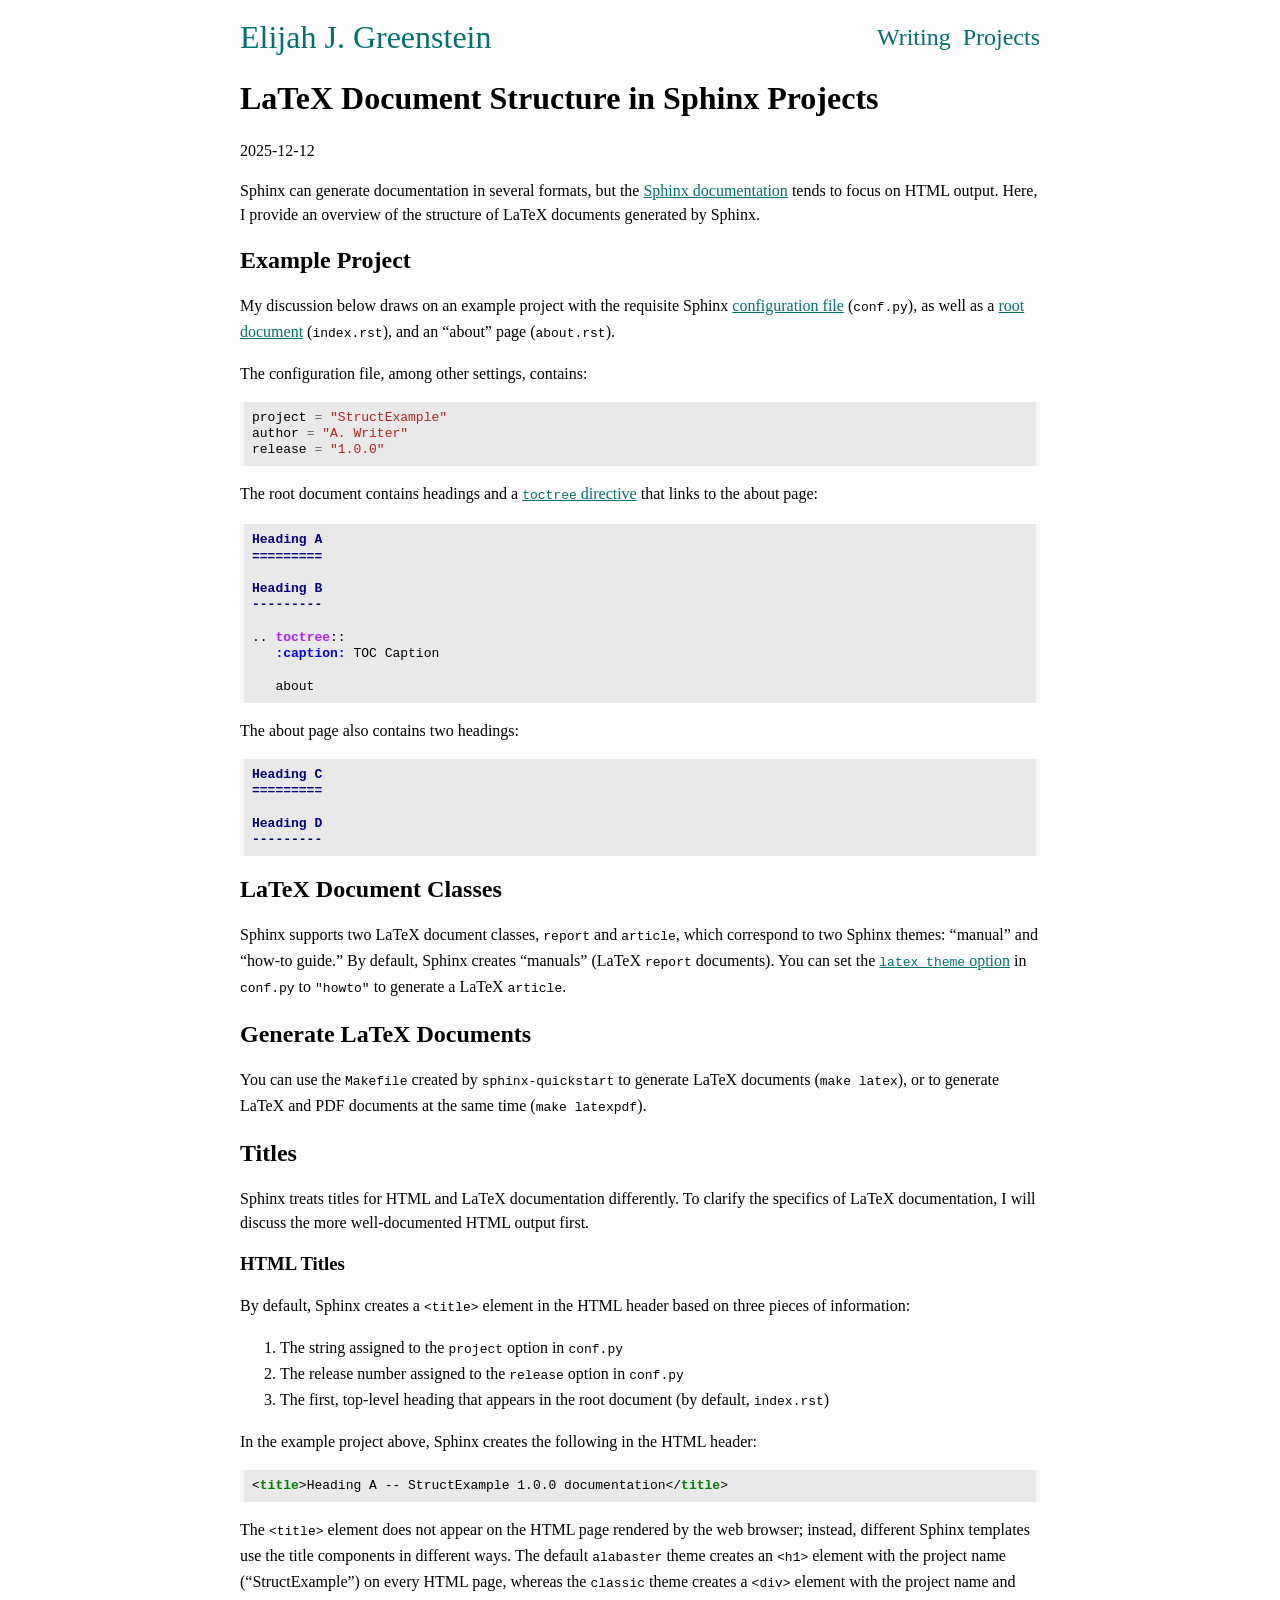
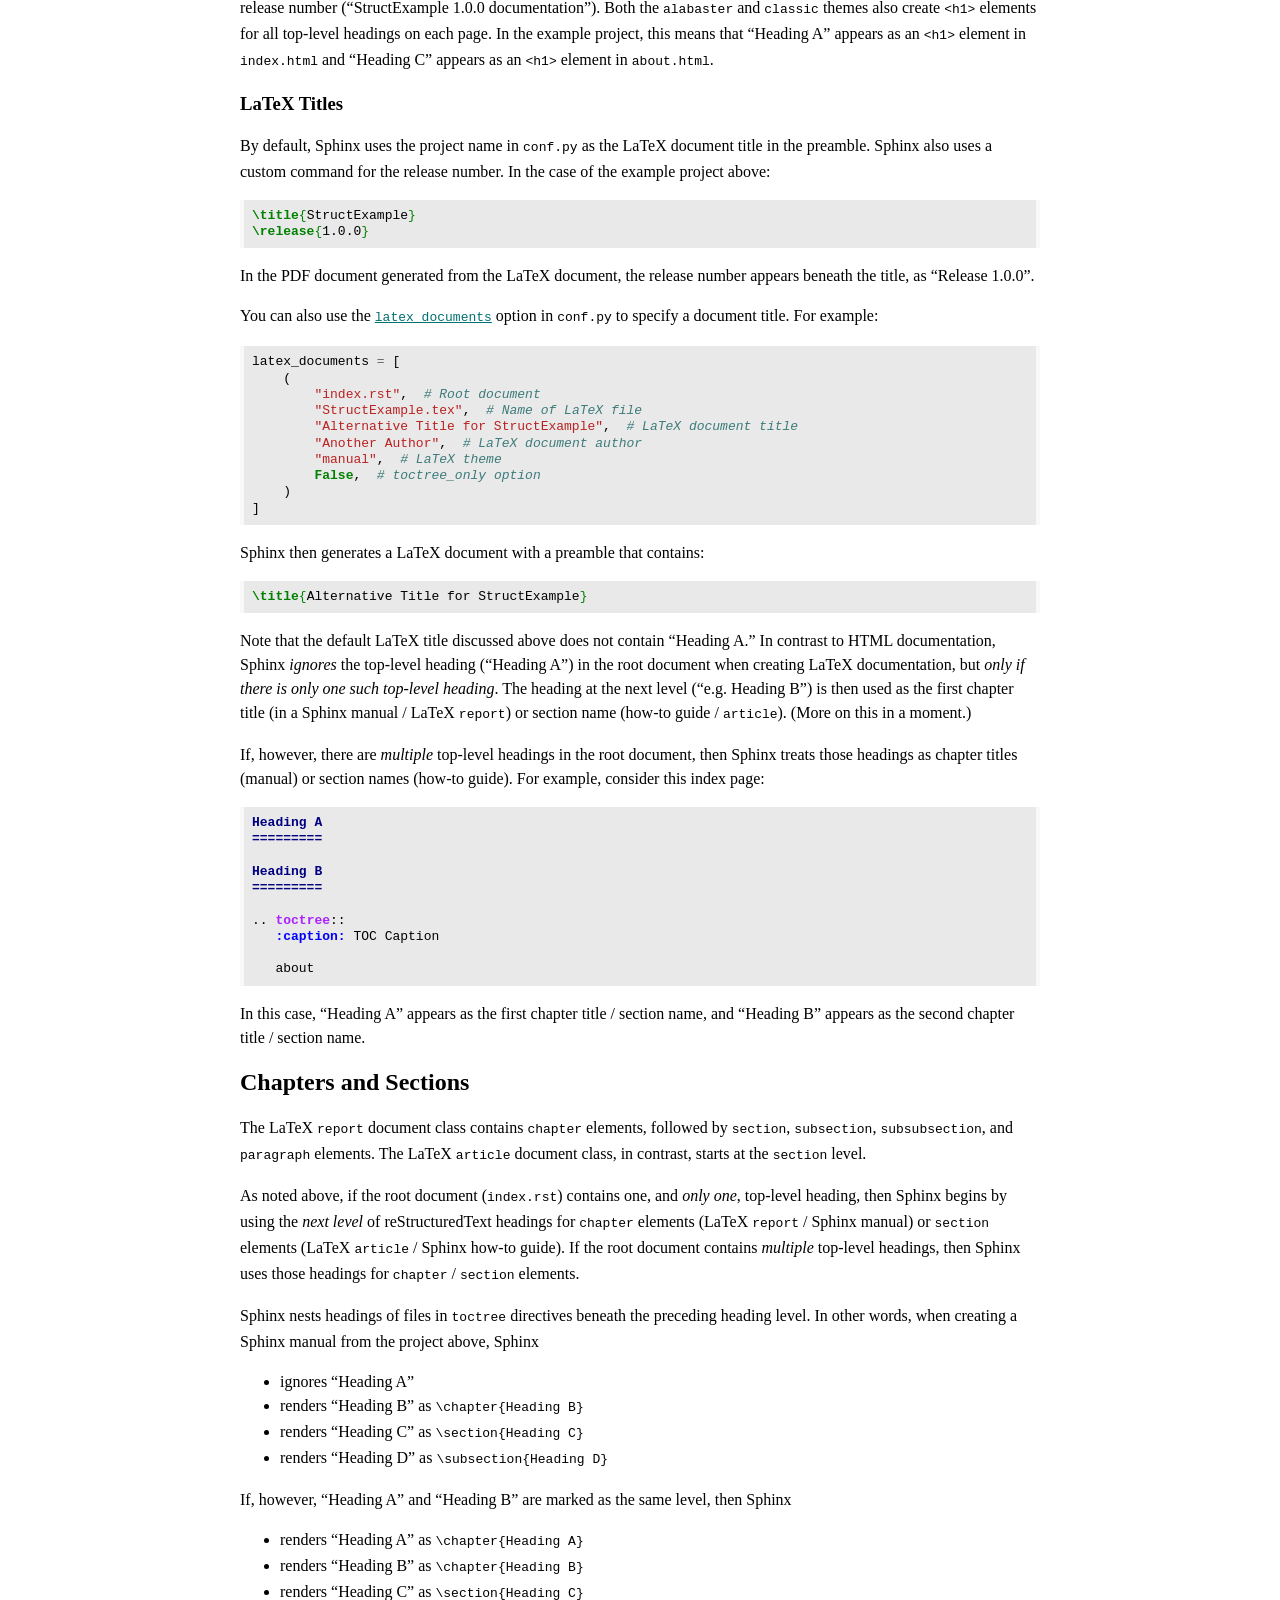
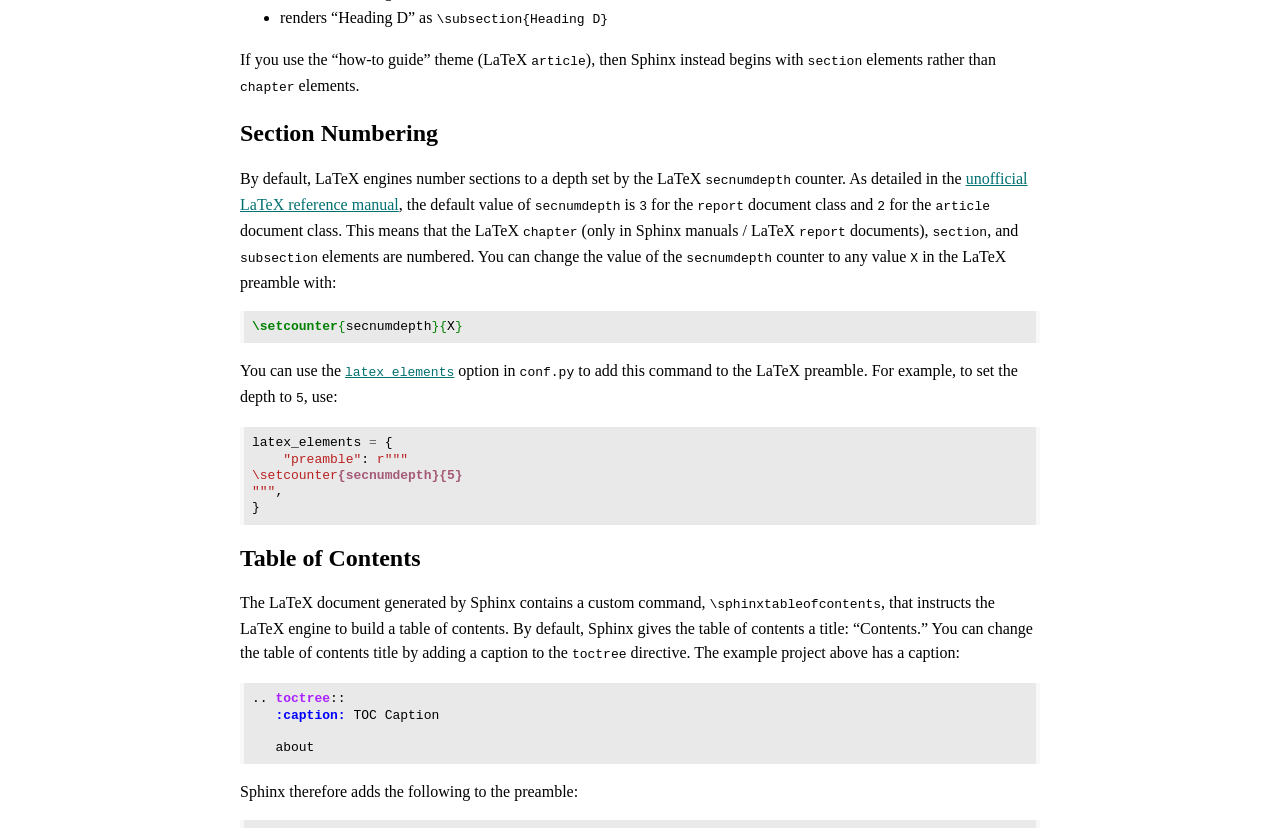
<file: writing/2025/sphinx-latex.html>
<!DOCTYPE html>
<html lang="en">
<head>
  <meta charset="UTF-8">
  <title>LaTeX Document Structure in Sphinx Projects</title>
  <link rel="stylesheet" href="../../_static/styles.css">
  <link rel="stylesheet" href="../../_static/highlight.css">
</head>
<body>
<div id="menu">
  <div>
    <a id="home" href="../../index.html">Elijah J. Greenstein</a>
  </div>
  <div id="links">
    <span class="sitelink"><a href="../../writing.html">Writing</a></span>
    <span class="sitelink"><a href="../../projects.html">Projects</a></span>
  </div>
</div>
<div id="content">
<div class="meta">
  <h1 id="title">LaTeX Document Structure in Sphinx Projects</h1>
  
  <p class="date">2025-12-12</p>
  
</div>
<div class="body">
<p>Sphinx can generate documentation in several formats, but the <a href="https://www.sphinx-doc.org/en/master/index.html">Sphinx documentation</a> tends to focus on HTML output.
Here, I provide an overview of the structure of LaTeX documents generated by Sphinx.</p>
<h2 id="example-project">Example Project</h2>
<p>My discussion below draws on an example project with the requisite Sphinx <a href="https://www.sphinx-doc.org/en/master/usage/configuration.html">configuration file</a> (<code>conf.py</code>), as well as a <a href="https://www.sphinx-doc.org/en/master/glossary.html#term-root-document">root document</a> (<code>index.rst</code>), and an “about” page (<code>about.rst</code>).</p>
<p>The configuration file, among other settings, contains:</p>
<div class="highlight"><pre><span></span><span class="n">project</span> <span class="o">=</span> <span class="s2">&quot;StructExample&quot;</span>
<span class="n">author</span> <span class="o">=</span> <span class="s2">&quot;A. Writer&quot;</span>
<span class="n">release</span> <span class="o">=</span> <span class="s2">&quot;1.0.0&quot;</span>
</pre></div>
<p>The root document contains headings and a <a href="https://www.sphinx-doc.org/en/master/usage/restructuredtext/directives.html#table-of-contents"><code>toctree</code> directive</a> that links to the about page:</p>
<div class="highlight"><pre><span></span><span class="gh">Heading A</span>
<span class="gh">=========</span>

<span class="gh">Heading B</span>
<span class="gh">---------</span>

<span class="p">..</span> <span class="ow">toctree</span><span class="p">::</span>
   <span class="nc">:caption:</span> TOC Caption

   about
</pre></div>
<p>The about page also contains two headings:</p>
<div class="highlight"><pre><span></span><span class="gh">Heading C</span>
<span class="gh">=========</span>

<span class="gh">Heading D</span>
<span class="gh">---------</span>
</pre></div>
<h2 id="latex-document-classes">LaTeX Document Classes</h2>
<p>Sphinx supports two LaTeX document classes, <code>report</code> and <code>article</code>, which correspond to two Sphinx themes: “manual” and “how-to guide.”
By default, Sphinx creates “manuals” (LaTeX <code>report</code> documents).
You can set the <a href="https://www.sphinx-doc.org/en/master/usage/configuration.html#confval-latex_theme"><code>latex_theme</code> option</a> in <code>conf.py</code> to <code>&quot;howto&quot;</code> to generate a LaTeX <code>article</code>.</p>
<h2 id="generate-latex-documents">Generate LaTeX Documents</h2>
<p>You can use the <code>Makefile</code> created by <code>sphinx-quickstart</code> to generate LaTeX documents (<code>make latex</code>), or to generate LaTeX and PDF documents at the same time (<code>make latexpdf</code>).</p>
<h2 id="titles">Titles</h2>
<p>Sphinx treats titles for HTML and LaTeX documentation differently. To clarify the specifics of LaTeX documentation, I will discuss the more well-documented HTML output first.</p>
<h3 id="html-titles">HTML Titles</h3>
<p>By default, Sphinx creates a <code>&lt;title&gt;</code> element in the HTML header based on three pieces of information:</p>
<ol>
<li>The string assigned to the <code>project</code> option in <code>conf.py</code></li>
<li>The release number assigned to the <code>release</code> option in <code>conf.py</code></li>
<li>The first, top-level heading that appears in the root document (by default, <code>index.rst</code>)</li>
</ol>
<p>In the example project above, Sphinx creates the following in the HTML header:</p>
<div class="highlight"><pre><span></span><span class="p">&lt;</span><span class="nt">title</span><span class="p">&gt;</span>Heading A -- StructExample 1.0.0 documentation<span class="p">&lt;/</span><span class="nt">title</span><span class="p">&gt;</span>
</pre></div>
<p>The <code>&lt;title&gt;</code> element does not appear on the HTML page rendered by the web browser;
instead, different Sphinx templates use the title components in different ways.
The default <code>alabaster</code> theme creates an <code>&lt;h1&gt;</code> element with the project name (“StructExample”) on every HTML page, whereas the <code>classic</code> theme creates a <code>&lt;div&gt;</code> element with the project name and release number (“StructExample 1.0.0 documentation”).
Both the <code>alabaster</code> and <code>classic</code> themes also create <code>&lt;h1&gt;</code> elements for all top-level headings on each page.
In the example project, this means that “Heading A” appears as an <code>&lt;h1&gt;</code> element in <code>index.html</code> and “Heading C” appears as an <code>&lt;h1&gt;</code> element in <code>about.html</code>.</p>
<h3 id="latex-titles">LaTeX Titles</h3>
<p>By default, Sphinx uses the project name in <code>conf.py</code> as the LaTeX document title in the preamble.
Sphinx also uses a custom command for the release number.
In the case of the example project above:</p>
<div class="highlight"><pre><span></span><span class="k">\title</span><span class="nb">{</span>StructExample<span class="nb">}</span>
<span class="k">\release</span><span class="nb">{</span>1.0.0<span class="nb">}</span>
</pre></div>
<p>In the PDF document generated from the LaTeX document, the release number appears beneath the title, as “Release 1.0.0”.</p>
<p>You can also use the <a href="https://www.sphinx-doc.org/en/master/usage/configuration.html#confval-latex_documents"><code>latex_documents</code></a> option in <code>conf.py</code> to specify a document title.
For example:</p>
<div class="highlight"><pre><span></span><span class="n">latex_documents</span> <span class="o">=</span> <span class="p">[</span>
    <span class="p">(</span>
        <span class="s2">&quot;index.rst&quot;</span><span class="p">,</span>  <span class="c1"># Root document</span>
        <span class="s2">&quot;StructExample.tex&quot;</span><span class="p">,</span>  <span class="c1"># Name of LaTeX file</span>
        <span class="s2">&quot;Alternative Title for StructExample&quot;</span><span class="p">,</span>  <span class="c1"># LaTeX document title</span>
        <span class="s2">&quot;Another Author&quot;</span><span class="p">,</span>  <span class="c1"># LaTeX document author</span>
        <span class="s2">&quot;manual&quot;</span><span class="p">,</span>  <span class="c1"># LaTeX theme</span>
        <span class="kc">False</span><span class="p">,</span>  <span class="c1"># toctree_only option</span>
    <span class="p">)</span>
<span class="p">]</span>
</pre></div>
<p>Sphinx then generates a LaTeX document with a preamble that contains:</p>
<div class="highlight"><pre><span></span><span class="k">\title</span><span class="nb">{</span>Alternative Title for StructExample<span class="nb">}</span>
</pre></div>
<p>Note that the default LaTeX title discussed above does not contain “Heading A.”
In contrast to HTML documentation, Sphinx <em>ignores</em> the top-level heading (“Heading A”) in the root document when creating LaTeX documentation, but <em>only if there is only one such top-level heading</em>.
The heading at the next level (“e.g. Heading B”) is then used as the first chapter title (in a Sphinx manual / LaTeX <code>report</code>) or section name (how-to guide / <code>article</code>).
(More on this in a moment.)</p>
<p>If, however, there are <em>multiple</em> top-level headings in the root document, then Sphinx treats those headings as chapter titles (manual) or section names (how-to guide).
For example, consider this index page:</p>
<div class="highlight"><pre><span></span><span class="gh">Heading A</span>
<span class="gh">=========</span>

<span class="gh">Heading B</span>
<span class="gh">=========</span>

<span class="p">..</span> <span class="ow">toctree</span><span class="p">::</span>
   <span class="nc">:caption:</span> TOC Caption

   about
</pre></div>
<p>In this case, “Heading A” appears as the first chapter title / section name, and “Heading B” appears as the second chapter title / section name.</p>
<h2 id="chapters-and-sections">Chapters and Sections</h2>
<p>The LaTeX <code>report</code> document class contains <code>chapter</code> elements, followed by <code>section</code>, <code>subsection</code>, <code>subsubsection</code>, and <code>paragraph</code> elements.
The LaTeX <code>article</code> document class, in contrast, starts at the <code>section</code> level.</p>
<p>As noted above, if the root document (<code>index.rst</code>) contains one, and <em>only one</em>, top-level heading, then Sphinx begins by using the <em>next level</em> of reStructuredText headings for <code>chapter</code> elements (LaTeX <code>report</code> / Sphinx manual) or <code>section</code> elements (LaTeX <code>article</code> / Sphinx how-to guide).
If the root document contains <em>multiple</em> top-level headings, then Sphinx uses those headings for <code>chapter</code> / <code>section</code> elements.</p>
<p>Sphinx nests headings of files in <code>toctree</code> directives beneath the preceding heading level.
In other words, when creating a Sphinx manual from the project above, Sphinx</p>
<ul>
<li>ignores “Heading A”</li>
<li>renders “Heading B” as <code>\chapter{Heading B}</code></li>
<li>renders “Heading C” as <code>\section{Heading C}</code></li>
<li>renders “Heading D” as <code>\subsection{Heading D}</code></li>
</ul>
<p>If, however, “Heading A” and “Heading B” are marked as the same level, then Sphinx</p>
<ul>
<li>renders “Heading A” as <code>\chapter{Heading A}</code></li>
<li>renders “Heading B” as <code>\chapter{Heading B}</code></li>
<li>renders “Heading C” as <code>\section{Heading C}</code></li>
<li>renders “Heading D” as <code>\subsection{Heading D}</code></li>
</ul>
<p>If you use the “how-to guide” theme (LaTeX <code>article</code>), then Sphinx instead begins with <code>section</code> elements rather than <code>chapter</code> elements.</p>
<h2 id="section-numbering">Section Numbering</h2>
<p>By default, LaTeX engines number sections to a depth set by the LaTeX <code>secnumdepth</code> counter.
As detailed in the <a href="https://ctan.org/pkg/latex2e-help-texinfo">unofficial LaTeX reference manual</a>, the default value of <code>secnumdepth</code> is <code>3</code> for the <code>report</code> document class and <code>2</code> for the <code>article</code> document class.
This means that the LaTeX <code>chapter</code> (only in Sphinx manuals / LaTeX <code>report</code> documents), <code>section</code>, and <code>subsection</code> elements are numbered.
You can change the value of the <code>secnumdepth</code> counter to any value <code>X</code> in the LaTeX preamble with:</p>
<div class="highlight"><pre><span></span><span class="k">\setcounter</span><span class="nb">{</span>secnumdepth<span class="nb">}{</span>X<span class="nb">}</span>
</pre></div>
<p>You can use the <a href="https://www.sphinx-doc.org/en/master/usage/configuration.html#confval-latex_elements"><code>latex_elements</code></a> option in <code>conf.py</code> to add this command to the LaTeX preamble.
For example, to set the depth to <code>5</code>, use:</p>
<div class="highlight"><pre><span></span><span class="n">latex_elements</span> <span class="o">=</span> <span class="p">{</span>
    <span class="s2">&quot;preamble&quot;</span><span class="p">:</span> <span class="sa">r</span><span class="s2">&quot;&quot;&quot;</span>
<span class="s2">\setcounter</span><span class="si">{secnumdepth}{5}</span>
<span class="s2">&quot;&quot;&quot;</span><span class="p">,</span>
<span class="p">}</span>
</pre></div>
<h2 id="table-of-contents">Table of Contents</h2>
<p>The LaTeX document generated by Sphinx contains a custom command, <code>\sphinxtableofcontents</code>, that instructs the LaTeX engine to build a table of contents.
By default, Sphinx gives the table of contents a title: “Contents.”
You can change the table of contents title by adding a caption to the <code>toctree</code> directive.
The example project above has a caption:</p>
<div class="highlight"><pre><span></span><span class="p">..</span> <span class="ow">toctree</span><span class="p">::</span>
   <span class="nc">:caption:</span> TOC Caption

   about
</pre></div>
<p>Sphinx therefore adds the following to the preamble:</p>
<div class="highlight"><pre><span></span><span class="k">\addto\captionsenglish</span><span class="nb">{</span><span class="k">\renewcommand</span><span class="nb">{</span><span class="k">\contentsname</span><span class="nb">}{</span>TOC Caption<span class="nb">}}</span>
</pre></div>
</div>
</div>
</body>
</html>
</file>
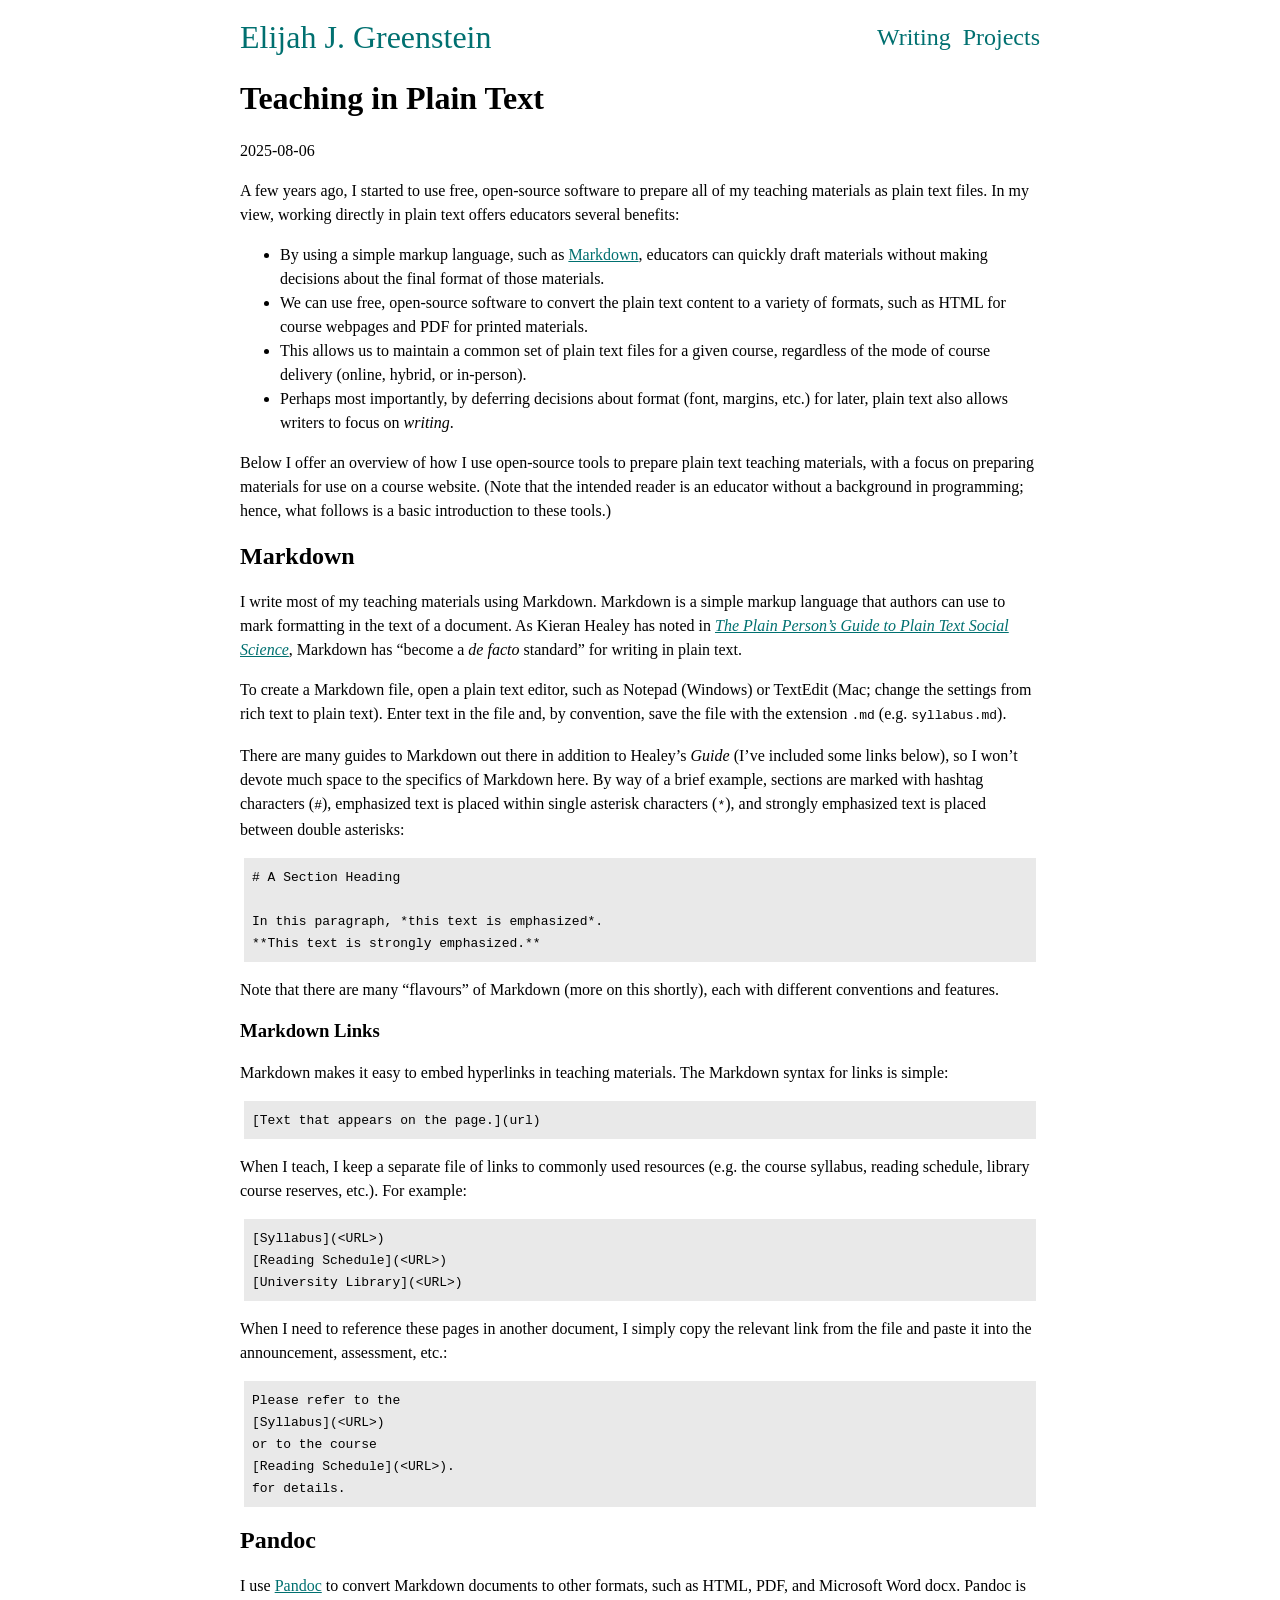
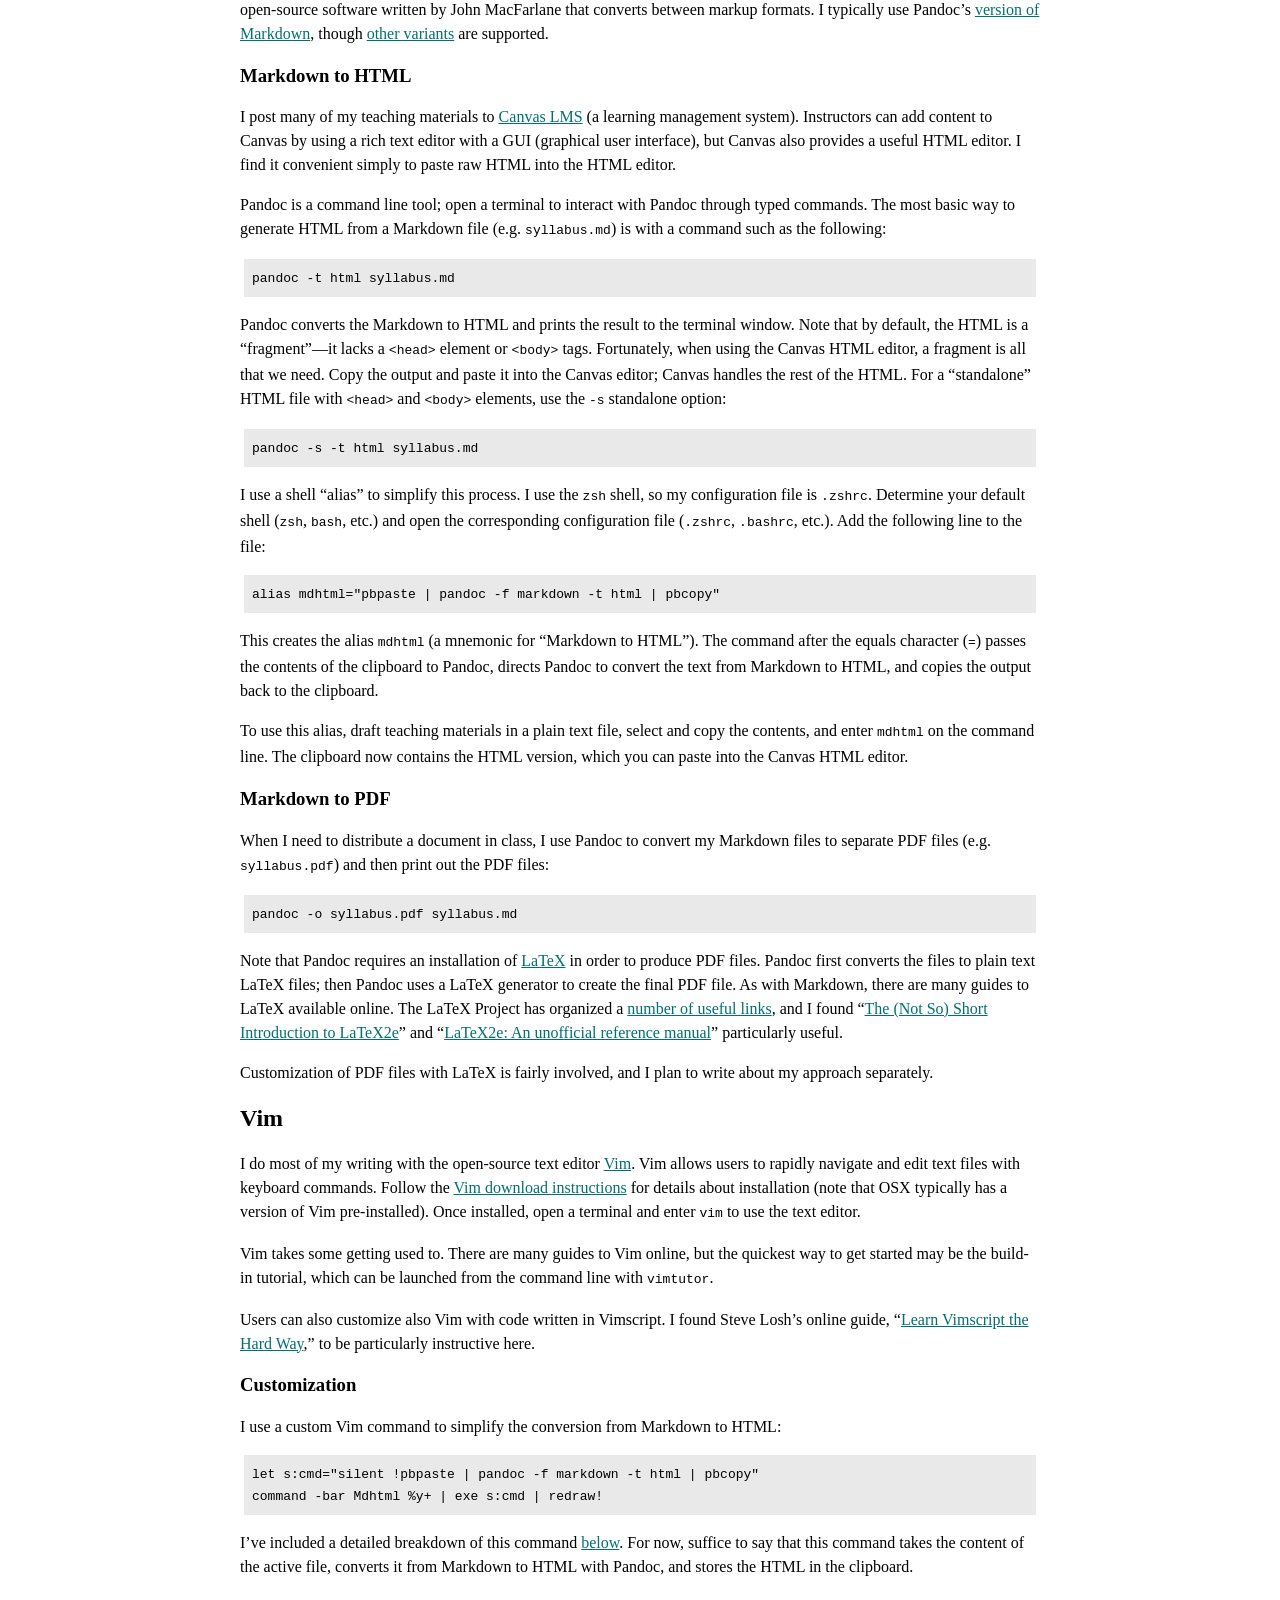
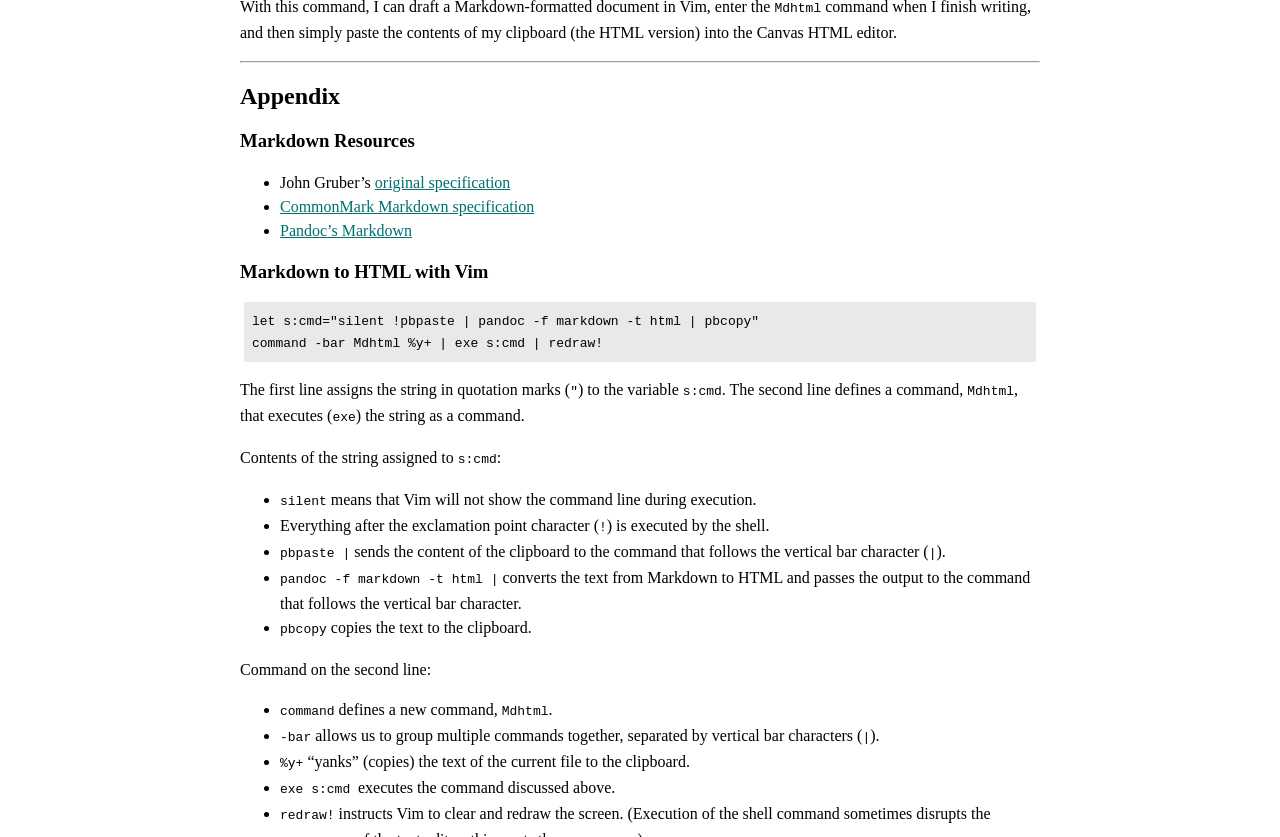
<file: writing/2025/teaching-plain-text.html>
<!DOCTYPE html>
<html lang="en">
<head>
  <meta charset="UTF-8">
  <title>Teaching in Plain Text</title>
  <link rel="stylesheet" href="../../_static/styles.css">
  <link rel="stylesheet" href="../../_static/highlight.css">
</head>
<body>
<div id="menu">
  <div>
    <a id="home" href="../../index.html">Elijah J. Greenstein</a>
  </div>
  <div id="links">
    <span class="sitelink"><a href="../../writing.html">Writing</a></span>
    <span class="sitelink"><a href="../../projects.html">Projects</a></span>
  </div>
</div>
<div id="content">
<div class="meta">
  <h1 id="title">Teaching in Plain Text</h1>
  
  <p class="date">2025-08-06</p>
  
</div>
<div class="body">
<p>A few years ago, I started to use free, open-source software to prepare all of my teaching materials as plain text files. In my view, working directly in plain text offers educators several benefits:</p>
<ul>
<li>By using a simple markup language, such as <a href="https://daringfireball.net/projects/markdown/" title="Markdown">Markdown</a>, educators can quickly draft materials without making decisions about the final format of those materials.</li>
<li>We can use free, open-source software to convert the plain text content to a variety of formats, such as HTML for course webpages and PDF for printed materials.</li>
<li>This allows us to maintain a common set of plain text files for a given course, regardless of the mode of course delivery (online, hybrid, or in-person).</li>
<li>Perhaps most importantly, by deferring decisions about format (font, margins, etc.) for later, plain text also allows writers to focus on <em>writing</em>.</li>
</ul>
<p>Below I offer an overview of how I use open-source tools to prepare plain text teaching materials, with a focus on preparing materials for use on a course website. (Note that the intended reader is an educator without a background in programming; hence, what follows is a basic introduction to these tools.)</p>
<h2 id="markdown">Markdown</h2>
<p>I write most of my teaching materials using Markdown. Markdown is a simple markup language that authors can use to mark formatting in the text of a document. As Kieran Healey has noted in <a href="https://plain-text.co/write-and-edit.html#write-and-edit" title="The Plain Person's Guide to Plain Text Social Science: Write and edit"><em>The Plain Person’s Guide to Plain Text Social Science</em></a>, Markdown has “become a <em>de facto</em> standard” for writing in plain text.</p>
<p>To create a Markdown file, open a plain text editor, such as Notepad (Windows) or TextEdit (Mac; change the settings from rich text to plain text). Enter text in the file and, by convention, save the file with the extension <code>.md</code> (e.g. <code>syllabus.md</code>).</p>
<p>There are many guides to Markdown out there in addition to Healey’s <em>Guide</em> (I’ve included some links below), so I won’t devote much space to the specifics of Markdown here. By way of a brief example, sections are marked with hashtag characters (<code>#</code>), emphasized text is placed within single asterisk characters (<code>*</code>), and strongly emphasized text is placed between double asterisks:</p>
<pre><code># A Section Heading

In this paragraph, *this text is emphasized*.
**This text is strongly emphasized.**
</code></pre><p>Note that there are many “flavours” of Markdown (more on this shortly), each with different conventions and features.</p>
<h3 id="markdown-links">Markdown Links</h3>
<p>Markdown makes it easy to embed hyperlinks in teaching materials. The Markdown syntax for links is simple:</p>
<pre><code>[Text that appears on the page.](url)
</code></pre><p>When I teach, I keep a separate file of links to commonly used resources (e.g. the course syllabus, reading schedule, library course reserves, etc.). For example:</p>
<pre><code>[Syllabus](&lt;URL&gt;)
[Reading Schedule](&lt;URL&gt;)
[University Library](&lt;URL&gt;)
</code></pre><p>When I need to reference these pages in another document, I simply copy the relevant link from the file and paste it into the announcement, assessment, etc.:</p>
<pre><code>Please refer to the
[Syllabus](&lt;URL&gt;)
or to the course
[Reading Schedule](&lt;URL&gt;).
for details.
</code></pre><h2 id="pandoc">Pandoc</h2>
<p>I use <a href="https://pandoc.org" title="Pandoc">Pandoc</a> to convert Markdown documents to other formats, such as HTML, PDF, and Microsoft Word docx. Pandoc is open-source software written by John MacFarlane that converts between markup formats. I typically use Pandoc’s <a href="https://pandoc.org/MANUAL.html#pandocs-markdown" title="Pandoc User's Guide: Pandoc's markdown">version of Markdown</a>, though <a href="https://pandoc.org/MANUAL.html#markdown-variants" title="Pandoc User's Guide: Markdown variants">other variants</a> are supported.</p>
<h3 id="markdown-to-html">Markdown to HTML</h3>
<p>I post many of my teaching materials to <a href="https://www.instructure.com/canvas" title="Canvas by Instructure">Canvas LMS</a> (a learning management system). Instructors can add content to Canvas by using a rich text editor with a GUI (graphical user interface), but Canvas also provides a useful HTML editor. I find it convenient simply to paste raw HTML into the HTML editor.</p>
<p>Pandoc is a command line tool; open a terminal to interact with Pandoc through typed commands.  The most basic way to generate HTML from a Markdown file (e.g. <code>syllabus.md</code>) is with a command such as the following:</p>
<pre><code>pandoc -t html syllabus.md
</code></pre><p>Pandoc converts the Markdown to HTML and prints the result to the terminal window. Note that by default, the HTML is a “fragment”—it lacks a <code>&lt;head&gt;</code> element or <code>&lt;body&gt;</code> tags. Fortunately, when using the Canvas HTML editor, a fragment is all that we need. Copy the output and paste it into the Canvas editor; Canvas handles the rest of the HTML. For a “standalone” HTML file with <code>&lt;head&gt;</code> and <code>&lt;body&gt;</code> elements, use the <code>-s</code> standalone option:</p>
<pre><code>pandoc -s -t html syllabus.md
</code></pre><p>I use a shell “alias” to simplify this process. I use the <code>zsh</code> shell, so my configuration file is <code>.zshrc</code>. Determine your default shell (<code>zsh</code>, <code>bash</code>, etc.) and open the corresponding configuration file (<code>.zshrc</code>, <code>.bashrc</code>, etc.). Add the following line to the file:</p>
<pre><code>alias mdhtml=&quot;pbpaste | pandoc -f markdown -t html | pbcopy&quot;
</code></pre><p>This creates the alias <code>mdhtml</code> (a mnemonic for “Markdown to HTML”). The command after the equals character (<code>=</code>) passes the contents of the clipboard to Pandoc, directs Pandoc to convert the text from Markdown to HTML, and copies the output back to the clipboard.</p>
<p>To use this alias, draft teaching materials in a plain text file, select and copy the contents, and enter <code>mdhtml</code> on the command line. The clipboard now contains the HTML version, which you can paste into the Canvas HTML editor.</p>
<h3 id="markdown-to-pdf">Markdown to PDF</h3>
<p>When I need to distribute a document in class, I use Pandoc to convert my Markdown files to separate PDF files (e.g. <code>syllabus.pdf</code>) and then print out the PDF files:</p>
<pre><code>pandoc -o syllabus.pdf syllabus.md
</code></pre><p>Note that Pandoc requires an installation of <a href="https://www.latex-project.org/" title="LaTeX Project">LaTeX</a> in order to produce PDF files. Pandoc first converts the files to plain text LaTeX files; then Pandoc uses a LaTeX generator to create the final PDF file. As with Markdown, there are many guides to LaTeX available online. The LaTeX Project has organized a <a href="https://www.latex-project.org/help/links/" title="LaTeX Project: Useful Links">number of useful links</a>, and I found “<a href="https://ctan.mirror.rafal.ca/info/lshort/english/lshort.pdf" title="The (Not So) Short Introduction to LaTeX2e">The (Not So) Short Introduction to LaTeX2e</a>” and “<a href="https://ctan.org/pkg/latex2e-help-texinfo" title="LATEX2e: An unofficial reference manual">LaTeX2e: An unofficial reference manual</a>” particularly useful.</p>
<p>Customization of PDF files with LaTeX is fairly involved, and I plan to write about my approach separately.</p>
<h2 id="vim">Vim</h2>
<p>I do most of my writing with the open-source text editor <a href="https://www.vim.org" title="Vim">Vim</a>. Vim allows users to rapidly navigate and edit text files with keyboard commands. Follow the <a href="https://www.vim.org/download.php" title="Downloading Vim">Vim download instructions</a> for details about installation (note that OSX typically has a version of Vim pre-installed). Once installed, open a terminal and enter <code>vim</code> to use the text editor.</p>
<p>Vim takes some getting used to. There are many guides to Vim online, but the quickest way to get started may be the build-in tutorial, which can be launched from the command line with <code>vimtutor</code>.</p>
<p>Users can also customize also Vim with code written in Vimscript. I found Steve Losh’s online guide, “<a href="https://learnvimscriptthehardway.stevelosh.com" title="Learn Vimsceript the Hard Way">Learn Vimscript the Hard Way</a>,” to be particularly instructive here.</p>
<h3 id="customization">Customization</h3>
<p>I use a custom Vim command to simplify the conversion from Markdown to HTML:</p>
<pre><code>let s:cmd=&quot;silent !pbpaste | pandoc -f markdown -t html | pbcopy&quot;
command -bar Mdhtml %y+ | exe s:cmd | redraw!
</code></pre><p>I’ve included a detailed breakdown of this command <a href="#markdown-to-html-with-vim">below</a>. For now, suffice to say that this command takes the content of the active file, converts it from Markdown to HTML with Pandoc, and stores the HTML in the clipboard.</p>
<p>With this command, I can draft a Markdown-formatted document in Vim, enter the <code>Mdhtml</code> command when I finish writing, and then simply paste the contents of my clipboard (the HTML version) into the Canvas HTML editor.</p>
<hr />
<h2 id="appendix">Appendix</h2>
<h3 id="markdown-resources">Markdown Resources</h3>
<ul>
<li>John Gruber’s <a href="https://daringfireball.net/projects/markdown/syntax" title="Markdown: Syntax">original specification</a></li>
<li><a href="https://commonmark.org" title="CommonMark">CommonMark Markdown specification</a></li>
<li><a href="https://pandoc.org/MANUAL.html#pandocs-markdown" title="Pandoc User's Guide: Pandoc's markdown">Pandoc’s Markdown</a></li>
</ul>
<h3 id="markdown-to-html-with-vim">Markdown to HTML with Vim</h3>
<pre><code>let s:cmd=&quot;silent !pbpaste | pandoc -f markdown -t html | pbcopy&quot;
command -bar Mdhtml %y+ | exe s:cmd | redraw!
</code></pre><p>The first line assigns the string in quotation marks (<code>&quot;</code>) to the variable <code>s:cmd</code>. The second line defines a command, <code>Mdhtml</code>, that executes (<code>exe</code>) the string as a command.</p>
<p>Contents of the string assigned to <code>s:cmd</code>:</p>
<ul>
<li><code>silent</code> means that Vim will not show the command line during execution.</li>
<li>Everything after the exclamation point character (<code>!</code>) is executed by the shell.</li>
<li><code>pbpaste |</code> sends the content of the clipboard to the command that follows the vertical bar character (<code>|</code>).</li>
<li><code>pandoc -f markdown -t html |</code> converts the text from Markdown to HTML and passes the output to the command that follows the vertical bar character.</li>
<li><code>pbcopy</code> copies the text to the clipboard.</li>
</ul>
<p>Command on the second line:</p>
<ul>
<li><code>command</code> defines a new command, <code>Mdhtml</code>.</li>
<li><code>-bar</code> allows us to group multiple commands together, separated by vertical bar characters (<code>|</code>).</li>
<li><code>%y+</code> “yanks” (copies) the text of the current file to the clipboard.</li>
<li><code>exe s:cmd </code> executes the command discussed above.</li>
<li><code>redraw!</code> instructs Vim to clear and redraw the screen. (Execution of the shell command sometimes disrupts the appearance of the text editor; this resets the appearance.)</li>
</ul>
</div>
</div>
</body>
</html>
</file>
<file: _static/styles.css>
* {
  font-family: Georgia, serif
}
body {
  max-width: 50rem;
  margin: auto;
  padding: 1rem;
}
@media (min-width: 600px) {
  #menu {
    display: flex;
    justify-content: space-between;
    align-items: center;
  }
}
#links {
  padding-top: 0.5rem;
  padding-bottom: 0.5rem;
  font-size: 1.5rem;
  display: flex;
  gap: 0.75rem;
}
p, li, dt, dd {
  line-height: 150%;
}
a:link {
  color: #007070;
}
a:visited {
  color: #004040;
}
a:active {
  color: #777;
}
a#home {
  color: #007070;
  font-size: 2rem;
}
a#home, #links a {
  text-decoration: none;
}
pre {
  margin: 4px;
  padding: 8px;
  background-color: #e9e9e9;
  overflow: auto;
}
code {
  font-family: monospace;
}

/* images */
img.proj-img {
  max-width: 30rem;
  max-height: 20rem;
}


/* pygments - custom */
.highlight pre, .highlight pre span {
  font-family: monospace;
}
.highlight .gp {
  user-select: none; /* No selection for generic prompt (console) */
}
</file>
<file: _static/highlight.css>
pre { line-height: 125%; }
td.linenos .normal { color: inherit; background-color: transparent; padding-left: 5px; padding-right: 5px; }
span.linenos { color: inherit; background-color: transparent; padding-left: 5px; padding-right: 5px; }
td.linenos .special { color: #000000; background-color: #ffffc0; padding-left: 5px; padding-right: 5px; }
span.linenos.special { color: #000000; background-color: #ffffc0; padding-left: 5px; padding-right: 5px; }
.highlight .hll { background-color: #ffffcc }
.highlight { background: #f8f8f8; }
.highlight .c { color: #3D7B7B; font-style: italic } /* Comment */
.highlight .err { border: 1px solid #F00 } /* Error */
.highlight .k { color: #008000; font-weight: bold } /* Keyword */
.highlight .o { color: #666 } /* Operator */
.highlight .ch { color: #3D7B7B; font-style: italic } /* Comment.Hashbang */
.highlight .cm { color: #3D7B7B; font-style: italic } /* Comment.Multiline */
.highlight .cp { color: #9C6500 } /* Comment.Preproc */
.highlight .cpf { color: #3D7B7B; font-style: italic } /* Comment.PreprocFile */
.highlight .c1 { color: #3D7B7B; font-style: italic } /* Comment.Single */
.highlight .cs { color: #3D7B7B; font-style: italic } /* Comment.Special */
.highlight .gd { color: #A00000 } /* Generic.Deleted */
.highlight .ge { font-style: italic } /* Generic.Emph */
.highlight .ges { font-weight: bold; font-style: italic } /* Generic.EmphStrong */
.highlight .gr { color: #E40000 } /* Generic.Error */
.highlight .gh { color: #000080; font-weight: bold } /* Generic.Heading */
.highlight .gi { color: #008400 } /* Generic.Inserted */
.highlight .go { color: #717171 } /* Generic.Output */
.highlight .gp { color: #000080; font-weight: bold } /* Generic.Prompt */
.highlight .gs { font-weight: bold } /* Generic.Strong */
.highlight .gu { color: #800080; font-weight: bold } /* Generic.Subheading */
.highlight .gt { color: #04D } /* Generic.Traceback */
.highlight .kc { color: #008000; font-weight: bold } /* Keyword.Constant */
.highlight .kd { color: #008000; font-weight: bold } /* Keyword.Declaration */
.highlight .kn { color: #008000; font-weight: bold } /* Keyword.Namespace */
.highlight .kp { color: #008000 } /* Keyword.Pseudo */
.highlight .kr { color: #008000; font-weight: bold } /* Keyword.Reserved */
.highlight .kt { color: #B00040 } /* Keyword.Type */
.highlight .m { color: #666 } /* Literal.Number */
.highlight .s { color: #BA2121 } /* Literal.String */
.highlight .na { color: #687822 } /* Name.Attribute */
.highlight .nb { color: #008000 } /* Name.Builtin */
.highlight .nc { color: #00F; font-weight: bold } /* Name.Class */
.highlight .no { color: #800 } /* Name.Constant */
.highlight .nd { color: #A2F } /* Name.Decorator */
.highlight .ni { color: #717171; font-weight: bold } /* Name.Entity */
.highlight .ne { color: #CB3F38; font-weight: bold } /* Name.Exception */
.highlight .nf { color: #00F } /* Name.Function */
.highlight .nl { color: #767600 } /* Name.Label */
.highlight .nn { color: #00F; font-weight: bold } /* Name.Namespace */
.highlight .nt { color: #008000; font-weight: bold } /* Name.Tag */
.highlight .nv { color: #19177C } /* Name.Variable */
.highlight .ow { color: #A2F; font-weight: bold } /* Operator.Word */
.highlight .w { color: #BBB } /* Text.Whitespace */
.highlight .mb { color: #666 } /* Literal.Number.Bin */
.highlight .mf { color: #666 } /* Literal.Number.Float */
.highlight .mh { color: #666 } /* Literal.Number.Hex */
.highlight .mi { color: #666 } /* Literal.Number.Integer */
.highlight .mo { color: #666 } /* Literal.Number.Oct */
.highlight .sa { color: #BA2121 } /* Literal.String.Affix */
.highlight .sb { color: #BA2121 } /* Literal.String.Backtick */
.highlight .sc { color: #BA2121 } /* Literal.String.Char */
.highlight .dl { color: #BA2121 } /* Literal.String.Delimiter */
.highlight .sd { color: #BA2121; font-style: italic } /* Literal.String.Doc */
.highlight .s2 { color: #BA2121 } /* Literal.String.Double */
.highlight .se { color: #AA5D1F; font-weight: bold } /* Literal.String.Escape */
.highlight .sh { color: #BA2121 } /* Literal.String.Heredoc */
.highlight .si { color: #A45A77; font-weight: bold } /* Literal.String.Interpol */
.highlight .sx { color: #008000 } /* Literal.String.Other */
.highlight .sr { color: #A45A77 } /* Literal.String.Regex */
.highlight .s1 { color: #BA2121 } /* Literal.String.Single */
.highlight .ss { color: #19177C } /* Literal.String.Symbol */
.highlight .bp { color: #008000 } /* Name.Builtin.Pseudo */
.highlight .fm { color: #00F } /* Name.Function.Magic */
.highlight .vc { color: #19177C } /* Name.Variable.Class */
.highlight .vg { color: #19177C } /* Name.Variable.Global */
.highlight .vi { color: #19177C } /* Name.Variable.Instance */
.highlight .vm { color: #19177C } /* Name.Variable.Magic */
.highlight .il { color: #666 } /* Literal.Number.Integer.Long */
</file>
<file: docs/static/styles.css>
* {
  font-family: Verdana, sans-serif;
}
code {
  font-family: monospace;
}
</file>
